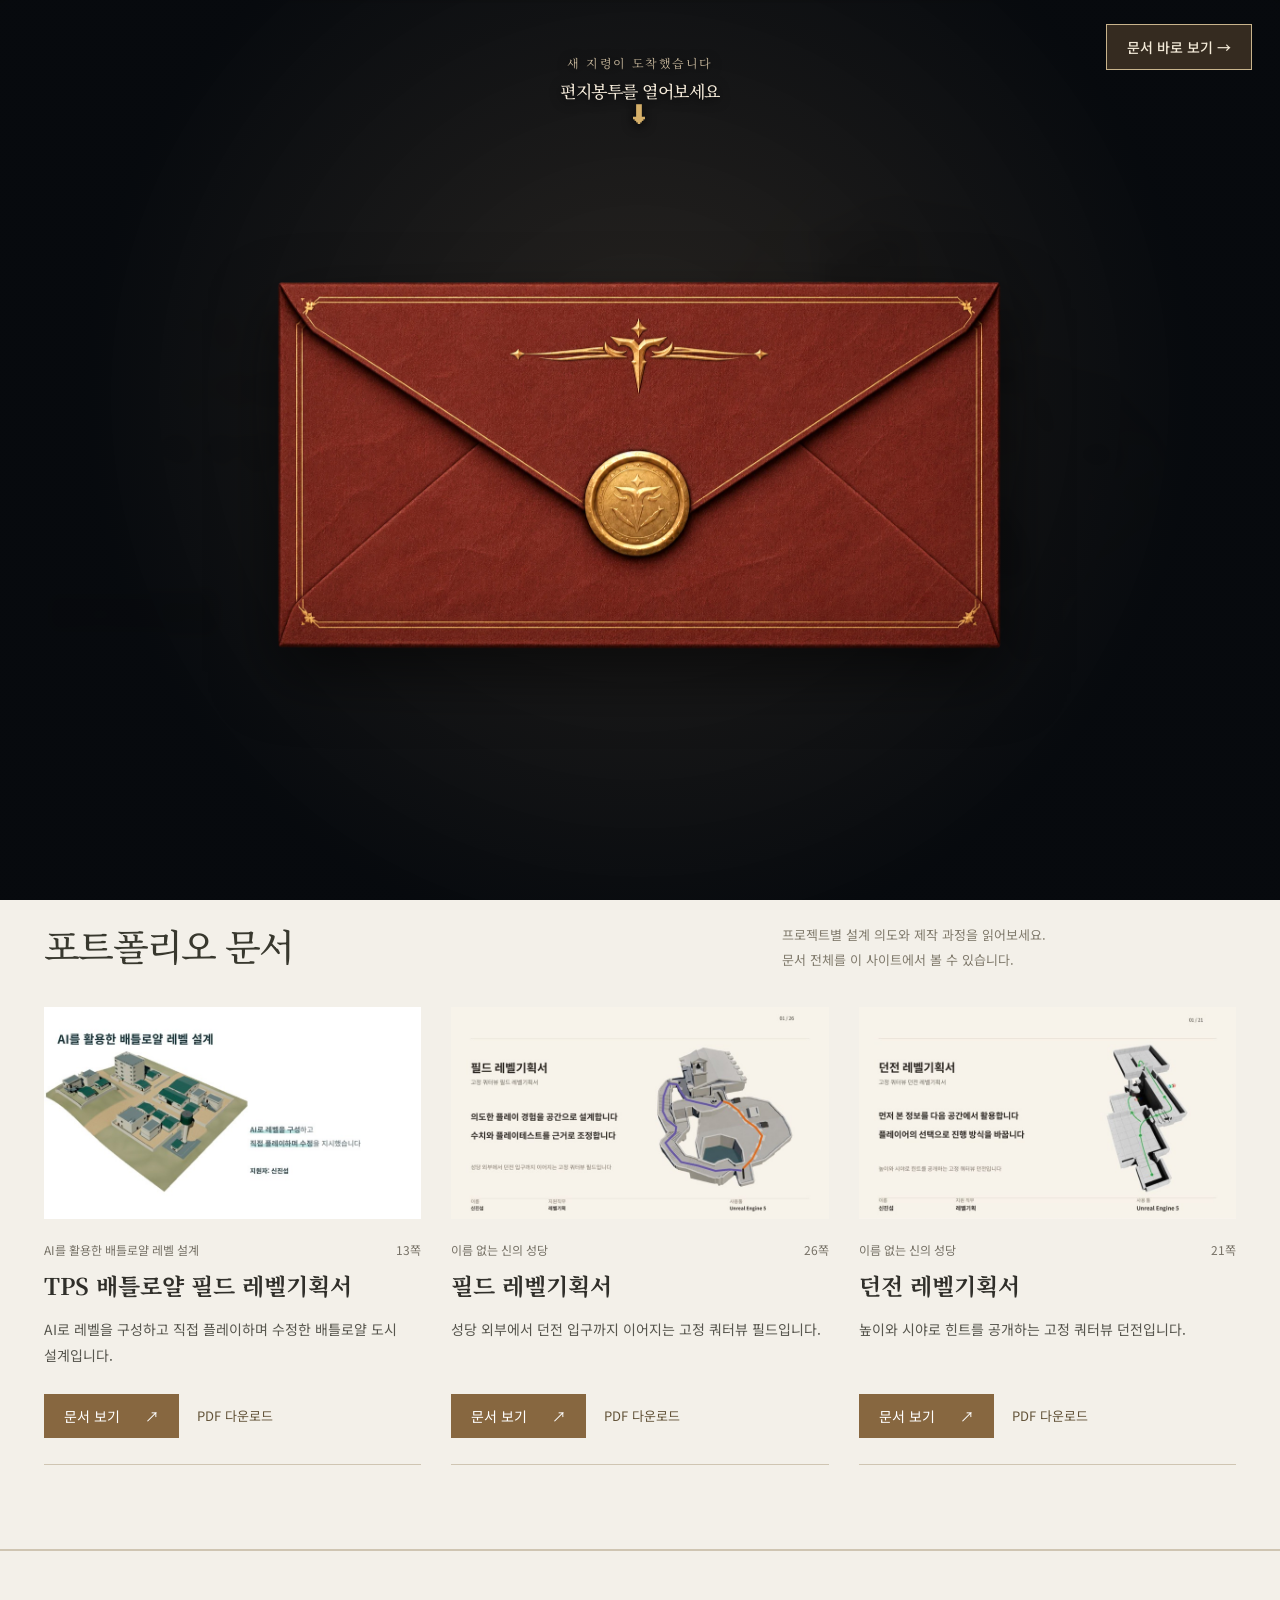
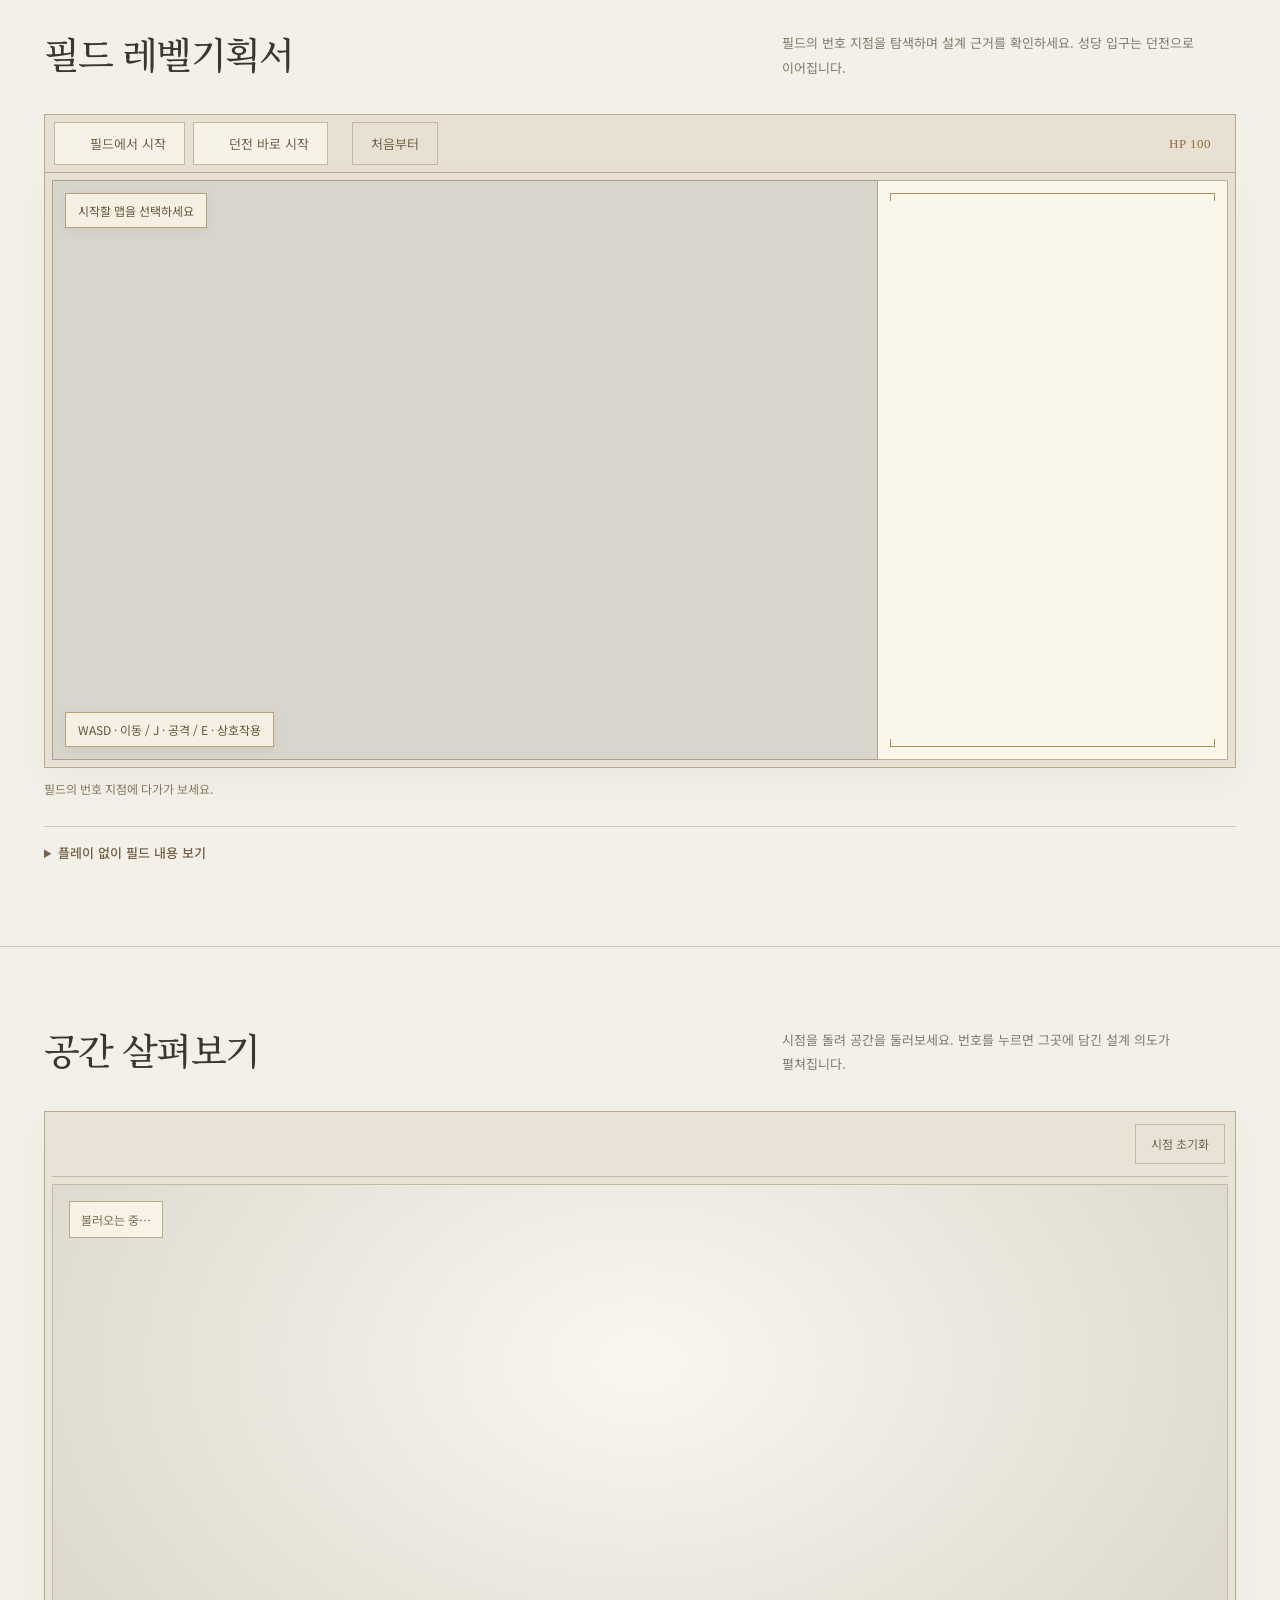
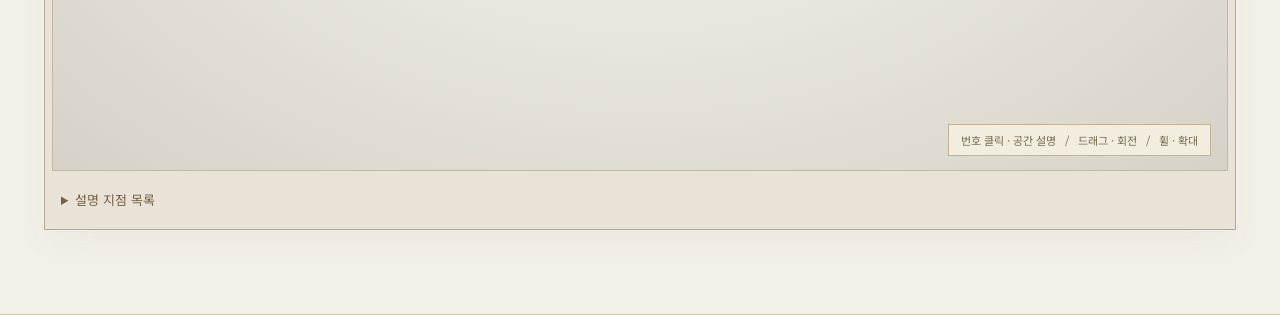
<file: index.html>
<!doctype html>
<html lang="ko">
<head>
  <meta charset="utf-8">
  <meta name="viewport" content="width=device-width,initial-scale=1">
  <meta name="description" content="신진섭 레벨기획 포트폴리오">
  <title>신진섭 | 레벨기획 포트폴리오</title>
  <link rel="icon" href="data:,">
  <link rel="preload" as="image" href="./assets/images/mission-envelope.webp" fetchpriority="high">
  <link rel="preload" as="image" href="./assets/images/mission-letter-wide.webp" fetchpriority="high">
  <link rel="preconnect" href="https://fonts.googleapis.com">
  <link rel="preconnect" href="https://fonts.gstatic.com" crossorigin>
  <link href="https://fonts.googleapis.com/css2?family=Noto+Sans+KR:wght@400;500;600;700&amp;family=Noto+Serif+KR:wght@400;500;600;700&amp;display=swap" rel="stylesheet">
  <link rel="stylesheet" href="./css/style.css?v=16">
  <link rel="stylesheet" href="./css/briefing-letter.css?v=5">
  <link rel="stylesheet" href="./css/game-theme.css?v=3">
  <link rel="stylesheet" href="./css/documents.css?v=1">
  <script type="importmap">{"imports":{"three":"./vendor/three.module.js","three/addons/":"./vendor/addons/"}}</script>
</head>
<body class="mission-lock">
  <section id="mission-briefing" class="mission-briefing is-sealed" role="dialog" aria-modal="true" aria-labelledby="mission-title">
    <div class="mission-shade"></div>
    <button id="mission-documents" class="mission-documents" type="button">문서 바로 보기 →</button>

    <div class="mission-stage">
      <div class="mission-prompt">
        <span>새 지령이 도착했습니다</span>
        <strong>편지봉투를 열어보세요</strong>
        <i aria-hidden="true">⬇</i>
      </div>

      <button id="mission-sealed" class="mission-sealed" type="button" aria-label="편지봉투 열기">
        <img src="./assets/images/mission-envelope.webp" width="1615" height="974" fetchpriority="high" alt="금색 인장으로 봉인된 갈색 편지봉투">
      </button>

      <article class="mission-open" aria-hidden="true">
        <img class="mission-envelope-back" src="./assets/images/mission-envelope.webp" width="1615" height="974" alt="">
        <img class="mission-paper" src="./assets/images/mission-letter-wide.webp" width="1362" height="1155" fetchpriority="high" alt="">
        <div class="mission-copy" tabindex="0" aria-label="후속 조사 지령서 본문">
          <p class="mission-eyebrow">후속 조사 지령서</p>
          <h1 id="mission-title">이름 없는 신의 성당</h1>
          <div class="mission-columns">
            <div>
              <section class="mission-section">
                <h2>발령 배경</h2>
                <p>이 성당은 기록에서 이름이 지워진 신을 섬기던 독립 교단의 거점이었습니다. 교단 소멸 뒤 성당은 봉쇄됐고, 순례자의 계단과 외벽은 붕괴했습니다.</p>
                <p>최근 토벌대가 내부 조사를 위해 임시 천막과 진입로를 조성했습니다. 선발대 진입 후 연락이 끊겨 외부 진지는 방치됐습니다.</p>
              </section>
              <section class="mission-section mission-facts">
                <h2>확인된 상황</h2>
                <ul>
                  <li>성당 진입은 정면 입구 한 곳만 확인됐습니다.</li>
                  <li>폐허 순례자의 계단과 토벌대의 임시 진입로가 남아 있습니다.</li>
                  <li>교단의 의식 시설이 내부에 남아 있을 가능성이 있습니다.</li>
                </ul>
              </section>
            </div>
            <div>
              <section class="mission-orders">
                <h2>임무</h2>
                <ol>
                  <li>선발대의 흔적과 마지막 이동 경로를 확인하십시오.</li>
                  <li>성당 내부 구조와 의식 시설을 조사하십시오.</li>
                  <li>발견한 장치와 기록을 보존하십시오.</li>
                  <li>생환 후 조사 결과를 보고하십시오.</li>
                </ol>
              </section>
              <p class="mission-caution">교단과 봉인에 관한 기록은 대부분 소실됐습니다.<br>기존 보고와 다를 경우 현장에서 직접 확인한 사실을 우선하십시오.</p>
            </div>
          </div>
        </div>
        <button id="mission-start" class="mission-start" type="button" aria-label="인장을 눌러 편지를 접고 포트폴리오 보기">
          <span class="mission-start-label">포트폴리오 보기</span>
        </button>
      </article>
    </div>
  </section>

  <header class="site-header">
    <a class="brand" href="#top" aria-label="처음으로">
      <span class="brand-kicker">레벨기획</span>
      <span id="brand-name" class="brand-name">신진섭</span>
    </a>

    <nav class="nav" aria-label="주 메뉴">
      <a href="#portfolio">포트폴리오 문서</a>
      <a href="#play">직접 플레이</a>
      <a href="#viewer">공간 살펴보기</a>
    </nav>
  </header>

  <main id="top">
    <section class="hero">
      <div class="hero-copy">
        <p id="hero-eyebrow" class="eyebrow">레벨기획 포트폴리오</p>
        <h1 id="hero-title">의도한 플레이 경험을<br>공간으로 설계합니다.</h1>
        <p id="hero-summary" class="hero-summary"></p>

        <div id="hero-actions" class="hero-actions"></div>
      </div>

      <figure class="hero-world">
        <img src="./assets/images/field-overview.webp" width="766" height="789" alt="직접 제작한 필드의 성당과 두 갈래 진입로 전경" fetchpriority="high">
        <figcaption><strong>필드 레벨기획서</strong></figcaption>
      </figure>
    </section>

<section id="portfolio" class="section document-section"><div class="section-head"><div><p class="eyebrow">설계와 검수 기록</p><h2>포트폴리오 문서</h2></div><p class="section-desc">프로젝트별 설계 의도와 제작 과정을 읽어보세요.<br>문서 전체를 이 사이트에서 볼 수 있습니다.</p></div><div class="document-grid"><article class="document-card">
 <a class="document-cover" href="./lyra.html" aria-label="TPS 배틀로얄 필드 레벨기획서 문서 보기"><img src="./assets/documents/lyra/cover.jpg" alt="TPS 배틀로얄 필드 레벨기획서 표지" loading="lazy" width="800" height="450"></a>
 <p class="document-project">AI를 활용한 배틀로얄 레벨 설계 <span>13쪽</span></p><h3>TPS 배틀로얄 필드 레벨기획서</h3><p class="document-description">AI로 레벨을 구성하고 직접 플레이하며 수정한 배틀로얄 도시 설계입니다.</p>
 <div class="document-actions"><a class="document-button" href="./lyra.html">문서 보기 <span aria-hidden="true">↗</span></a><a class="document-download" href="./assets/documents/lyra/lyra.pdf" download="신진섭_TPS_배틀로얄_필드_레벨기획서.pdf">PDF 다운로드</a></div></article><article class="document-card">
 <a class="document-cover" href="./field.html" aria-label="필드 레벨기획서 문서 보기"><img src="./assets/documents/field/cover.jpg" alt="필드 레벨기획서 표지" loading="lazy" width="800" height="450"></a>
 <p class="document-project">이름 없는 신의 성당 <span>26쪽</span></p><h3>필드 레벨기획서</h3><p class="document-description">성당 외부에서 던전 입구까지 이어지는 고정 쿼터뷰 필드입니다.</p>
 <div class="document-actions"><a class="document-button" href="./field.html">문서 보기 <span aria-hidden="true">↗</span></a><a class="document-download" href="./assets/documents/field/field.pdf" download="신진섭_field_포트폴리오.pdf">PDF 다운로드</a></div></article><article class="document-card">
 <a class="document-cover" href="./dungeon.html" aria-label="던전 레벨기획서 문서 보기"><img src="./assets/documents/dungeon/cover.jpg" alt="던전 레벨기획서 표지" loading="lazy" width="800" height="450"></a>
 <p class="document-project">이름 없는 신의 성당 <span>21쪽</span></p><h3>던전 레벨기획서</h3><p class="document-description">높이와 시야로 힌트를 공개하는 고정 쿼터뷰 던전입니다.</p>
 <div class="document-actions"><a class="document-button" href="./dungeon.html">문서 보기 <span aria-hidden="true">↗</span></a><a class="document-download" href="./assets/documents/dungeon/dungeon.pdf" download="신진섭_dungeon_포트폴리오.pdf">PDF 다운로드</a></div></article></div></section>
    <section id="play" class="section play-section">
      <div class="section-head"><div><h2>필드 레벨기획서</h2></div><p class="section-desc">필드의 번호 지점을 탐색하며 설계 근거를 확인하세요. 성당 입구는 던전으로 이어집니다.</p></div>
      <div class="play-toolbar"><button type="button" id="play-field" aria-pressed="false">필드에서 시작</button><button type="button" id="play-dungeon" aria-pressed="false">던전 바로 시작</button><button type="button" id="play-reset">처음부터</button><span id="play-hp">HP 100</span></div>
      <div class="play-layout"><div class="play-stage"><canvas id="play-canvas" tabindex="0" aria-label="플레이 가능한 필드와 던전"></canvas><div id="play-status" class="play-status">시작할 맵을 선택하세요</div><div id="play-prompt" class="play-prompt">WASD · 이동 / J · 공격 / E · 상호작용</div></div><aside class="play-aside" aria-label="가까이 다가간 지역 설명"><div id="play-information" aria-live="polite"></div></aside></div>
      <p id="play-log" role="status">필드의 번호 지점에 다가가 보세요.</p>
      <div class="play-touch" aria-label="터치 조작"><div class="play-dpad"><button type="button" data-key="w" aria-label="앞으로">▲</button><span><button type="button" data-key="a" aria-label="왼쪽">◀</button><button type="button" data-key="s" aria-label="뒤로">▼</button><button type="button" data-key="d" aria-label="오른쪽">▶</button></span></div><div><button type="button" data-key="j">공격</button><button type="button" data-key="e">상호작용</button></div></div>
      <details class="field-notes"><summary>플레이 없이 필드 내용 보기</summary><div id="field-note-links"></div></details>
      <dialog id="field-note-dialog" class="region-dialog" aria-labelledby="field-note-title"><button type="button" id="field-note-close" aria-label="설명 닫기">×</button><h3 id="field-note-title"></h3><div id="field-note-content"></div></dialog>
    </section>

    <section id="viewer" class="section viewer-section">
      <div class="section-head">
        <div>
          <h2>공간 살펴보기</h2>
        </div>
        <p class="section-desc">
          시점을 돌려 공간을 둘러보세요. 번호를 누르면 그곳에 담긴 설계 의도가 펼쳐집니다.
        </p>
      </div>

      <div class="viewer-shell">
        <div class="viewer-toolbar">
          <div id="model-switcher" class="control-row" aria-label="모델 선택"></div>

          <div class="control-row">
            <button type="button" data-view="reset">시점 초기화</button>
          </div>
        </div>

        <div id="viewer-stage" class="viewer-stage">
          <canvas id="viewer-canvas" aria-label="회전 가능한 3차원 레벨 뷰어. 번호를 누르면 공간 설명이 열립니다"></canvas>
          <div id="viewer-status" class="viewer-status" role="status" aria-live="polite">불러오는 중…</div>
          <div class="viewer-help">
            번호 클릭 · 공간 설명 &nbsp; / &nbsp; 드래그 · 회전 &nbsp; / &nbsp; 휠 · 확대
          </div>
        </div>
        <details class="viewer-notes"><summary>설명 지점 목록</summary><div id="viewer-note-links"></div></details>

      </div>
      <dialog id="viewer-note-dialog" class="viewer-note-dialog" aria-labelledby="viewer-note-title">
        <button type="button" id="viewer-note-close" aria-label="공간 설명 닫기">×</button>
        <p id="viewer-note-source">레벨기획 포트폴리오</p>
        <h3 id="viewer-note-title"></h3>
        <div id="viewer-note-content"></div>
      </dialog>
    </section>

  </main>

  <script src="./js/mission-briefing.js?v=9"></script>
  <script type="module" src="./js/app.js?v=21"></script>
</body>
</html>
</file>
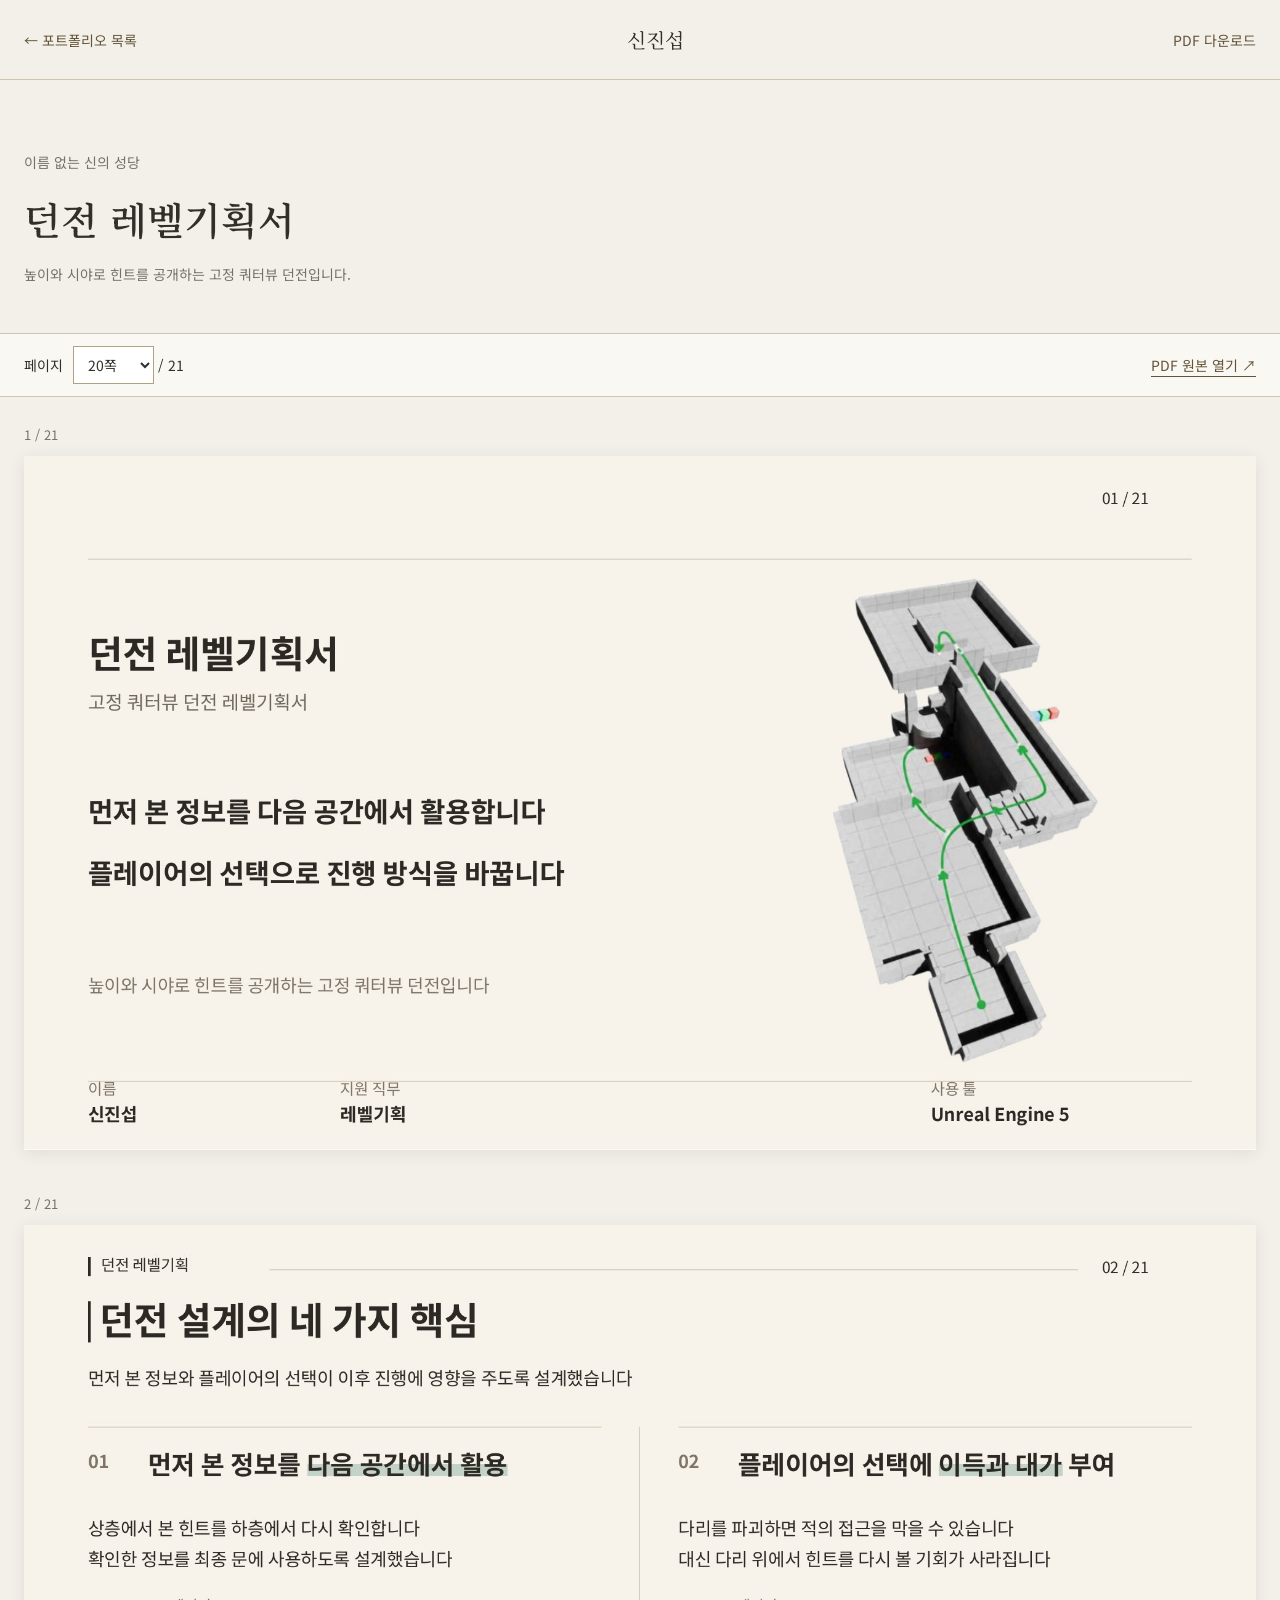
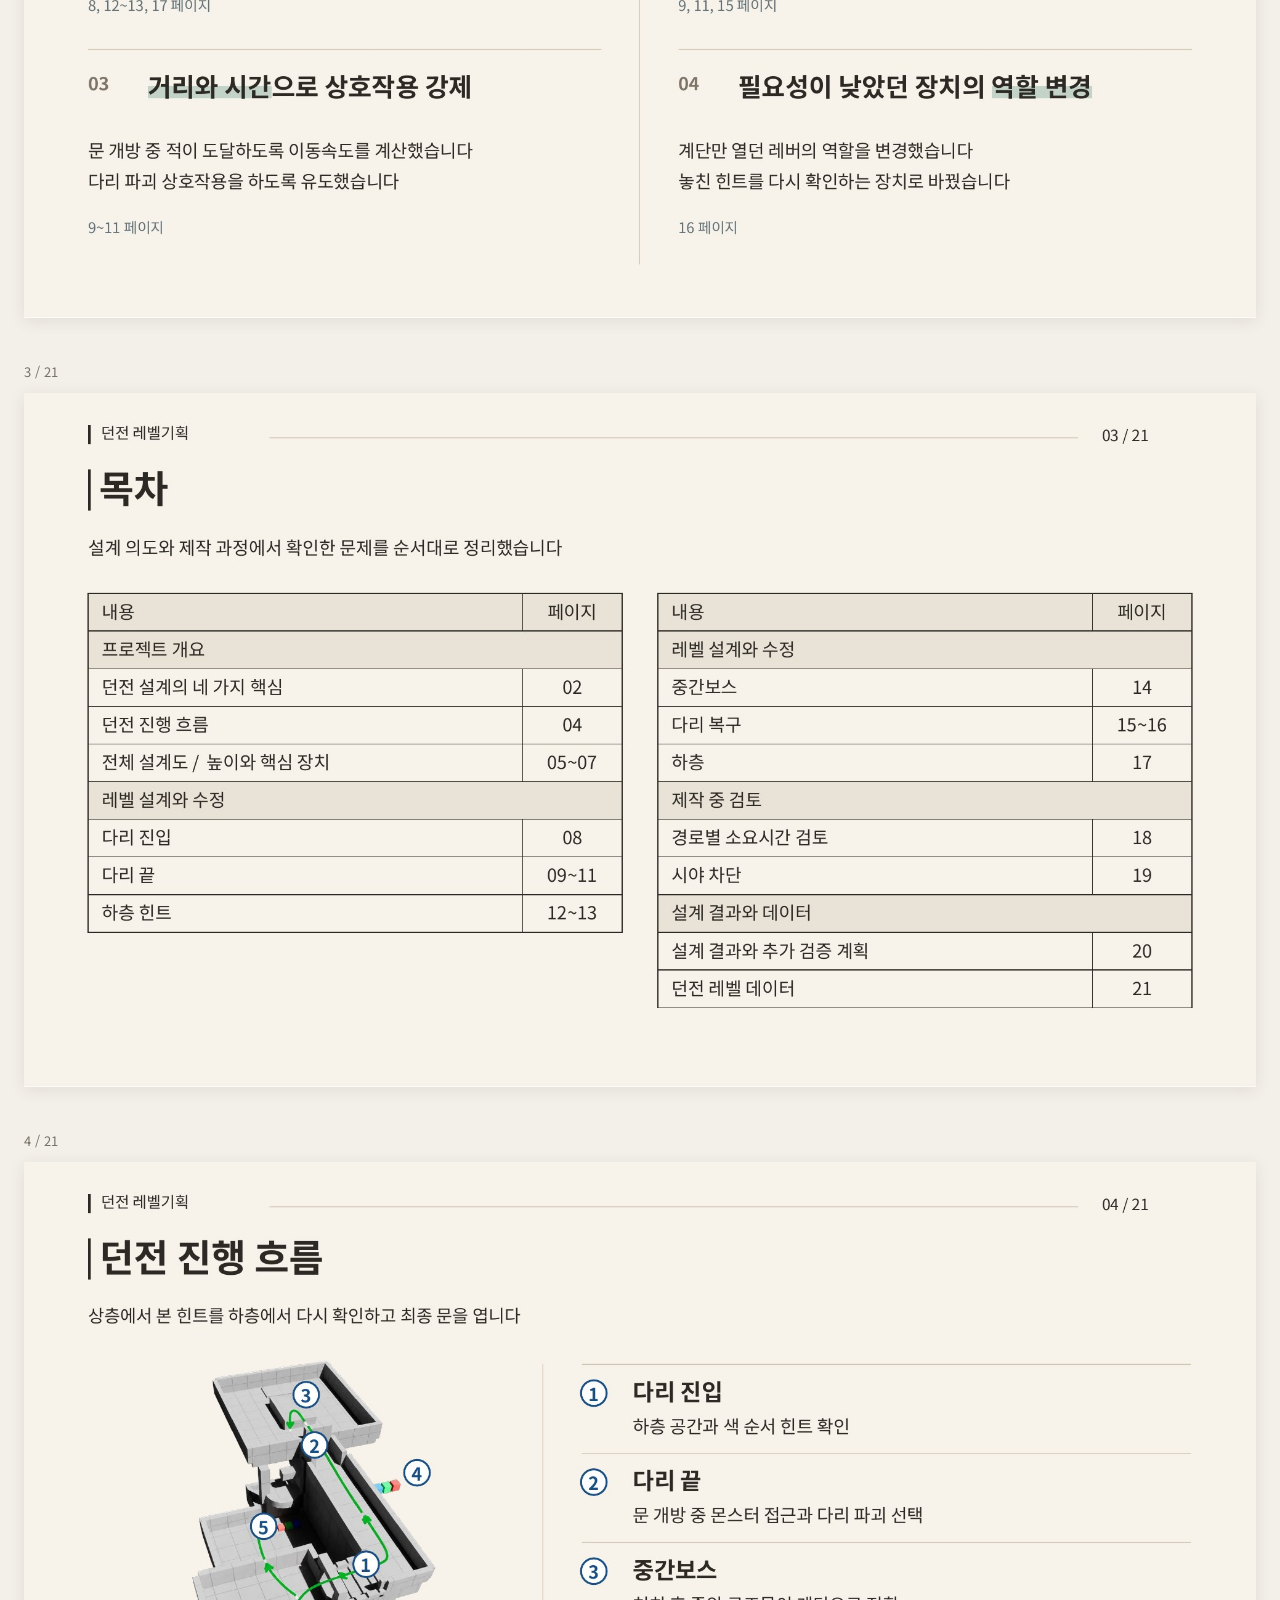
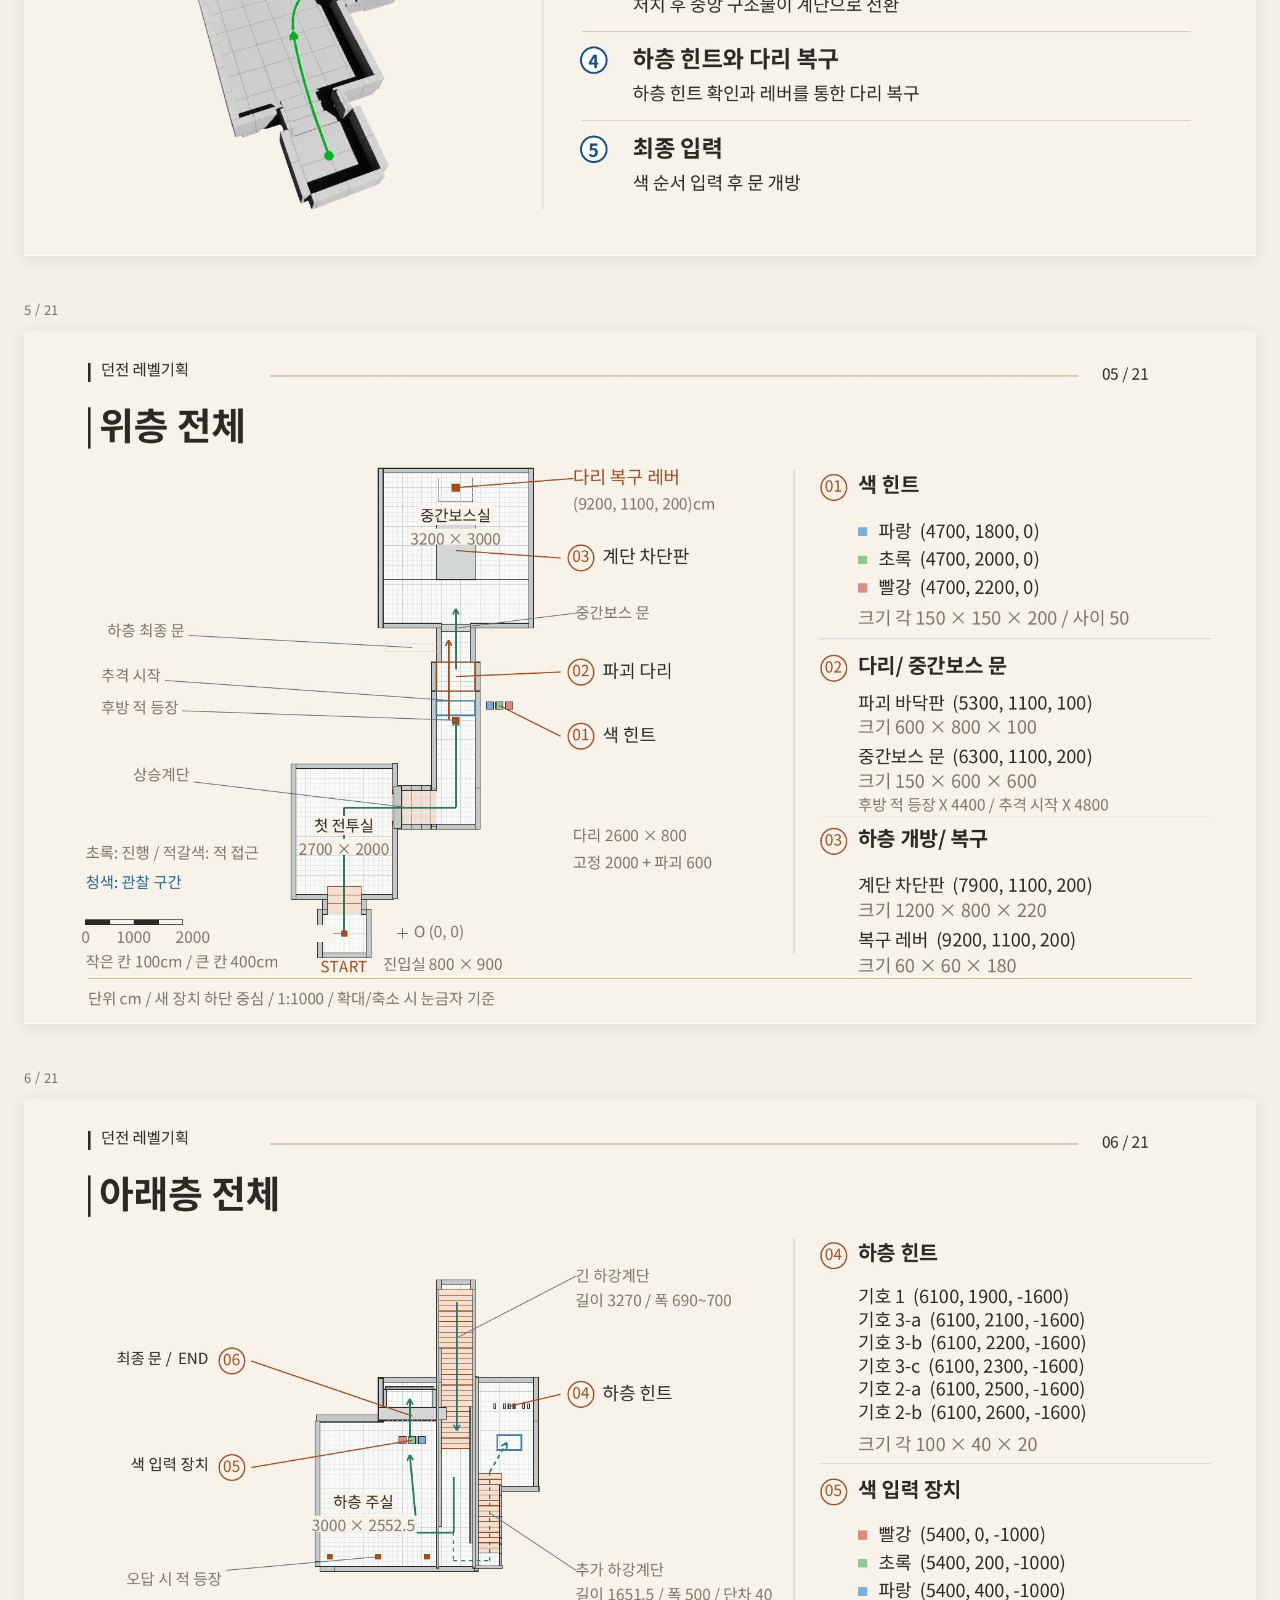
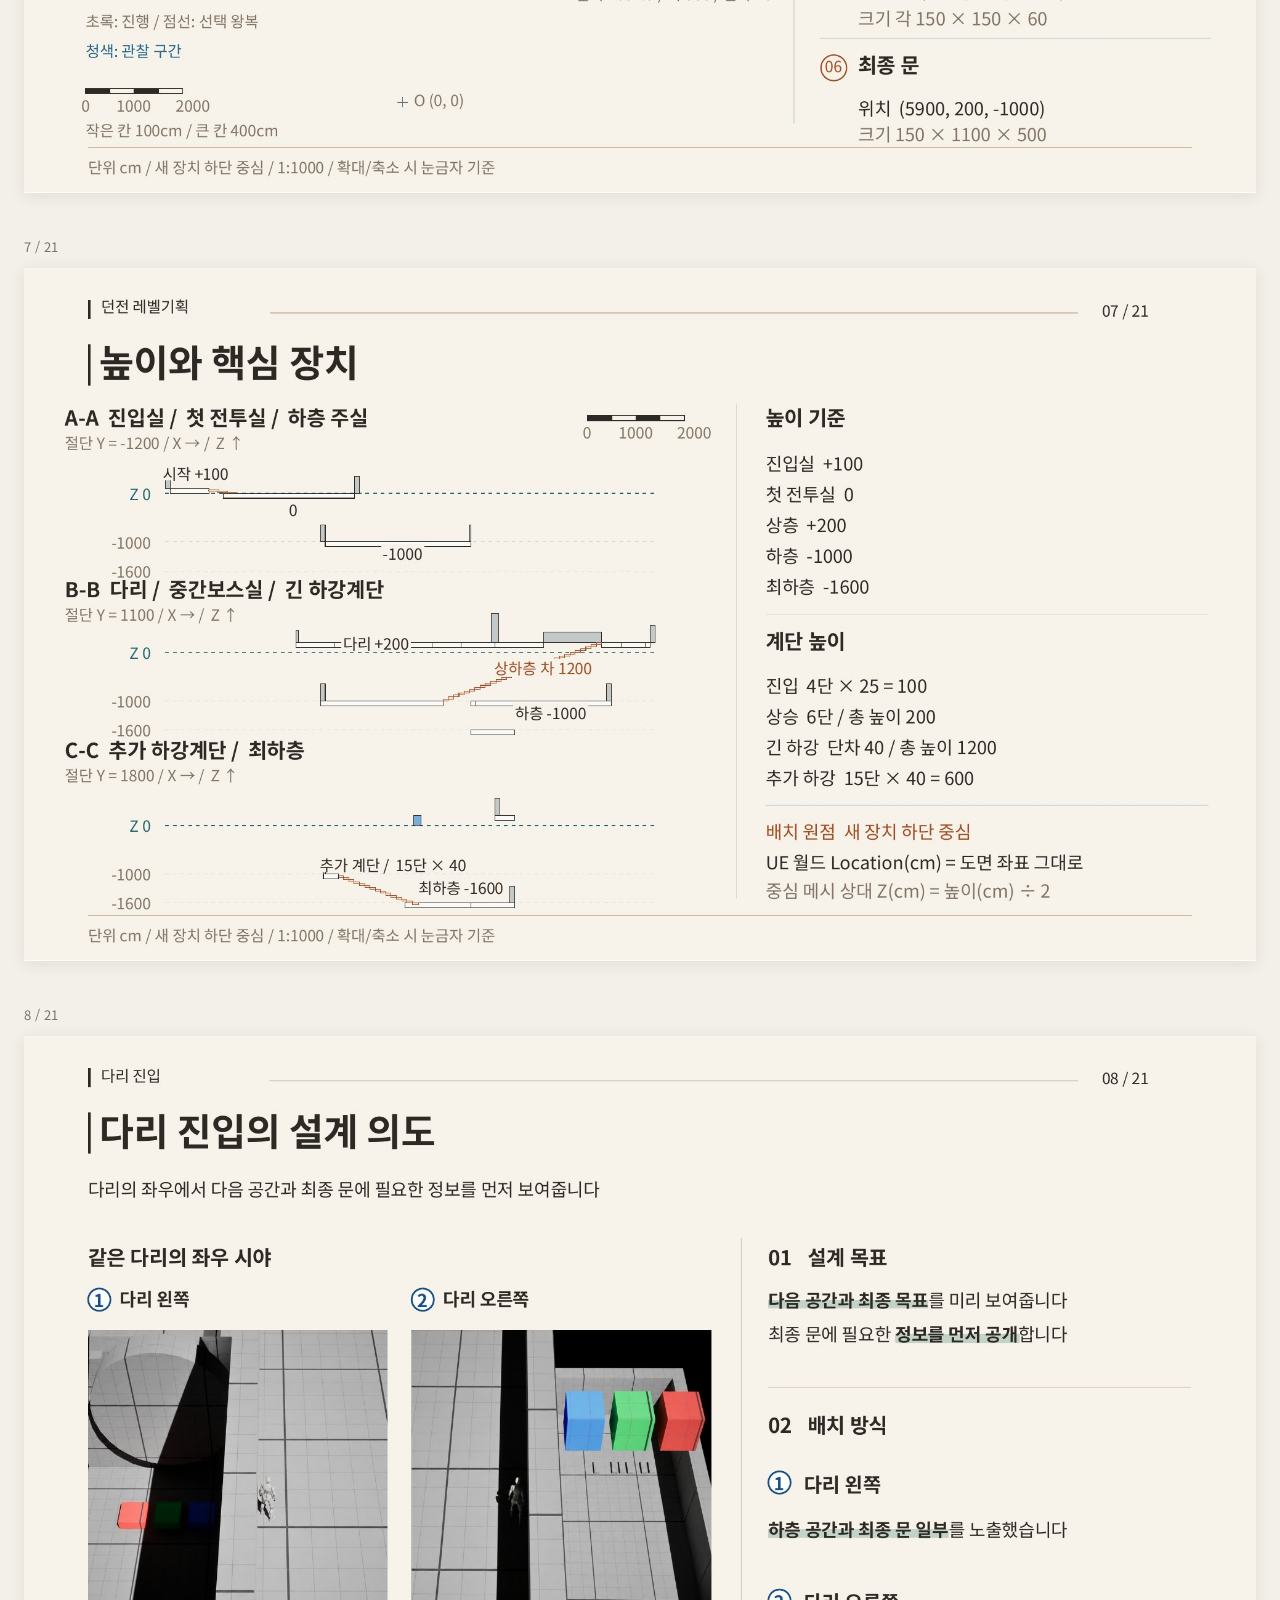
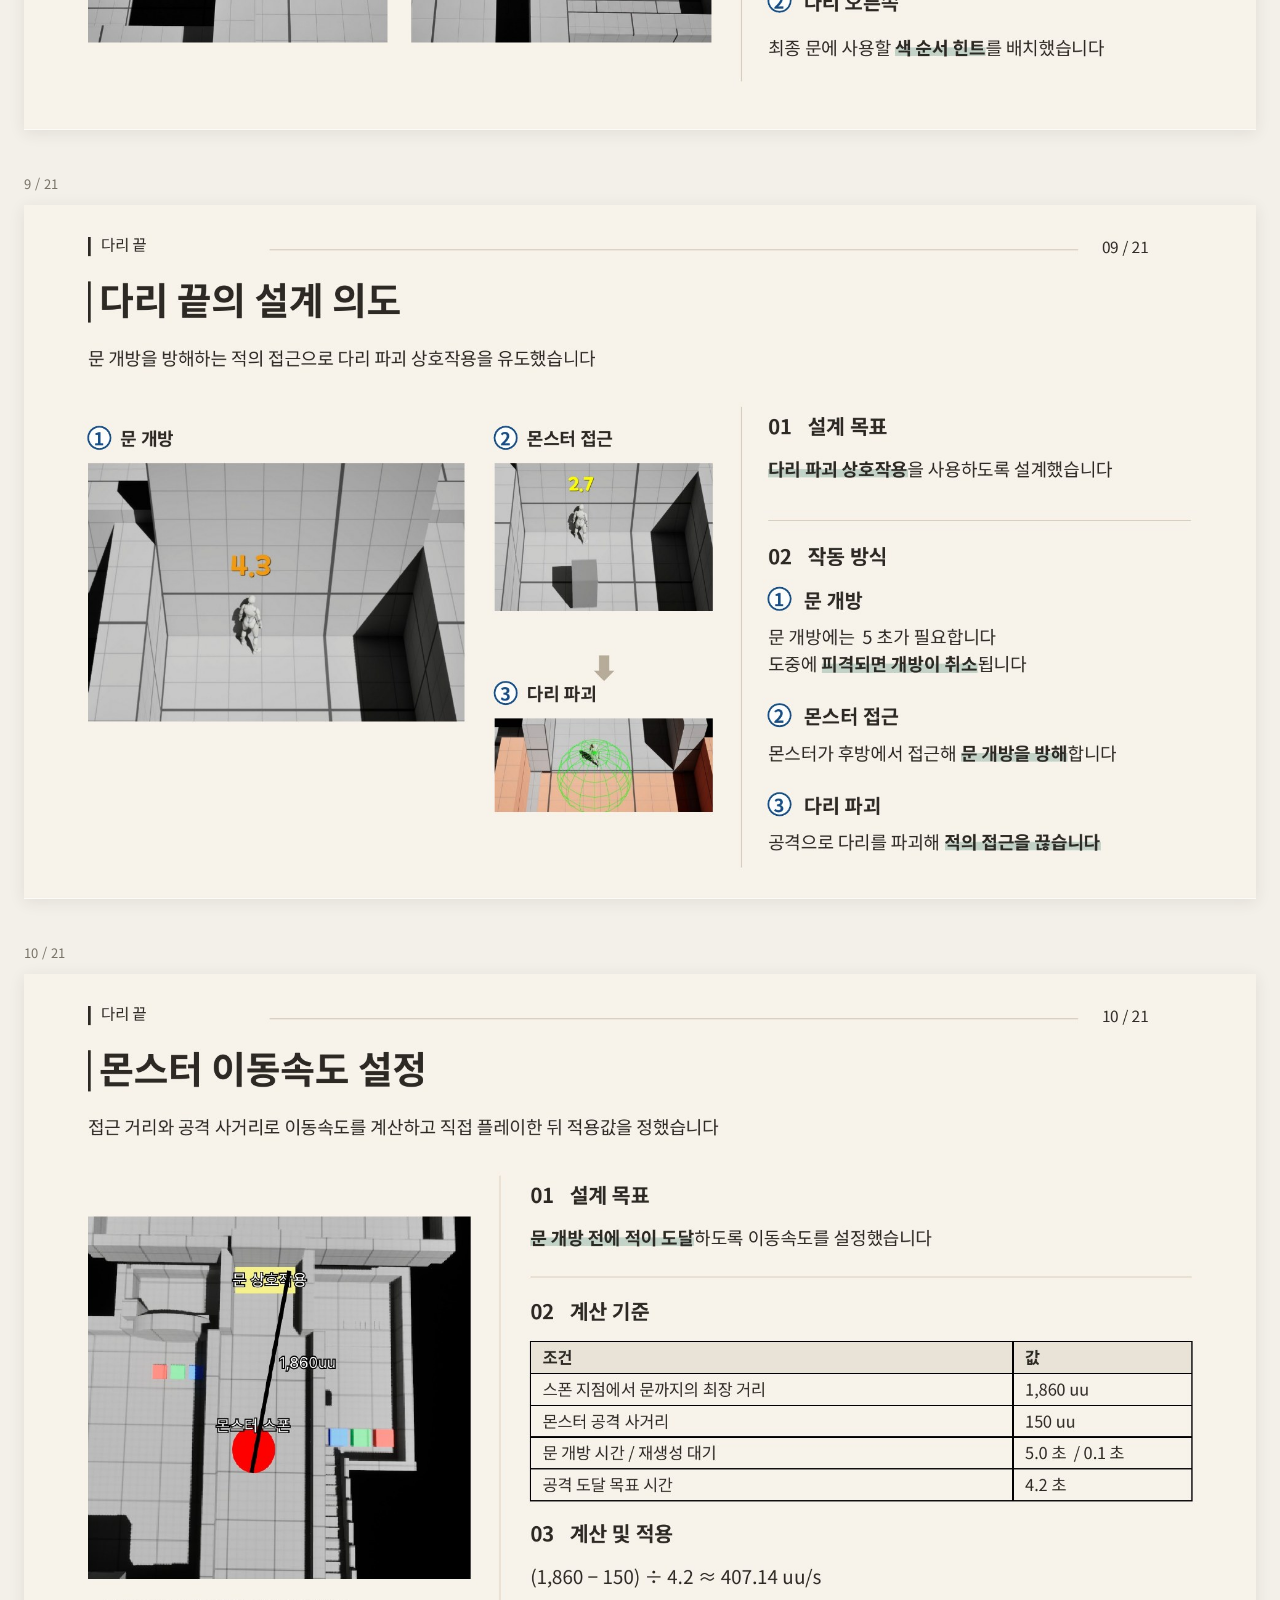
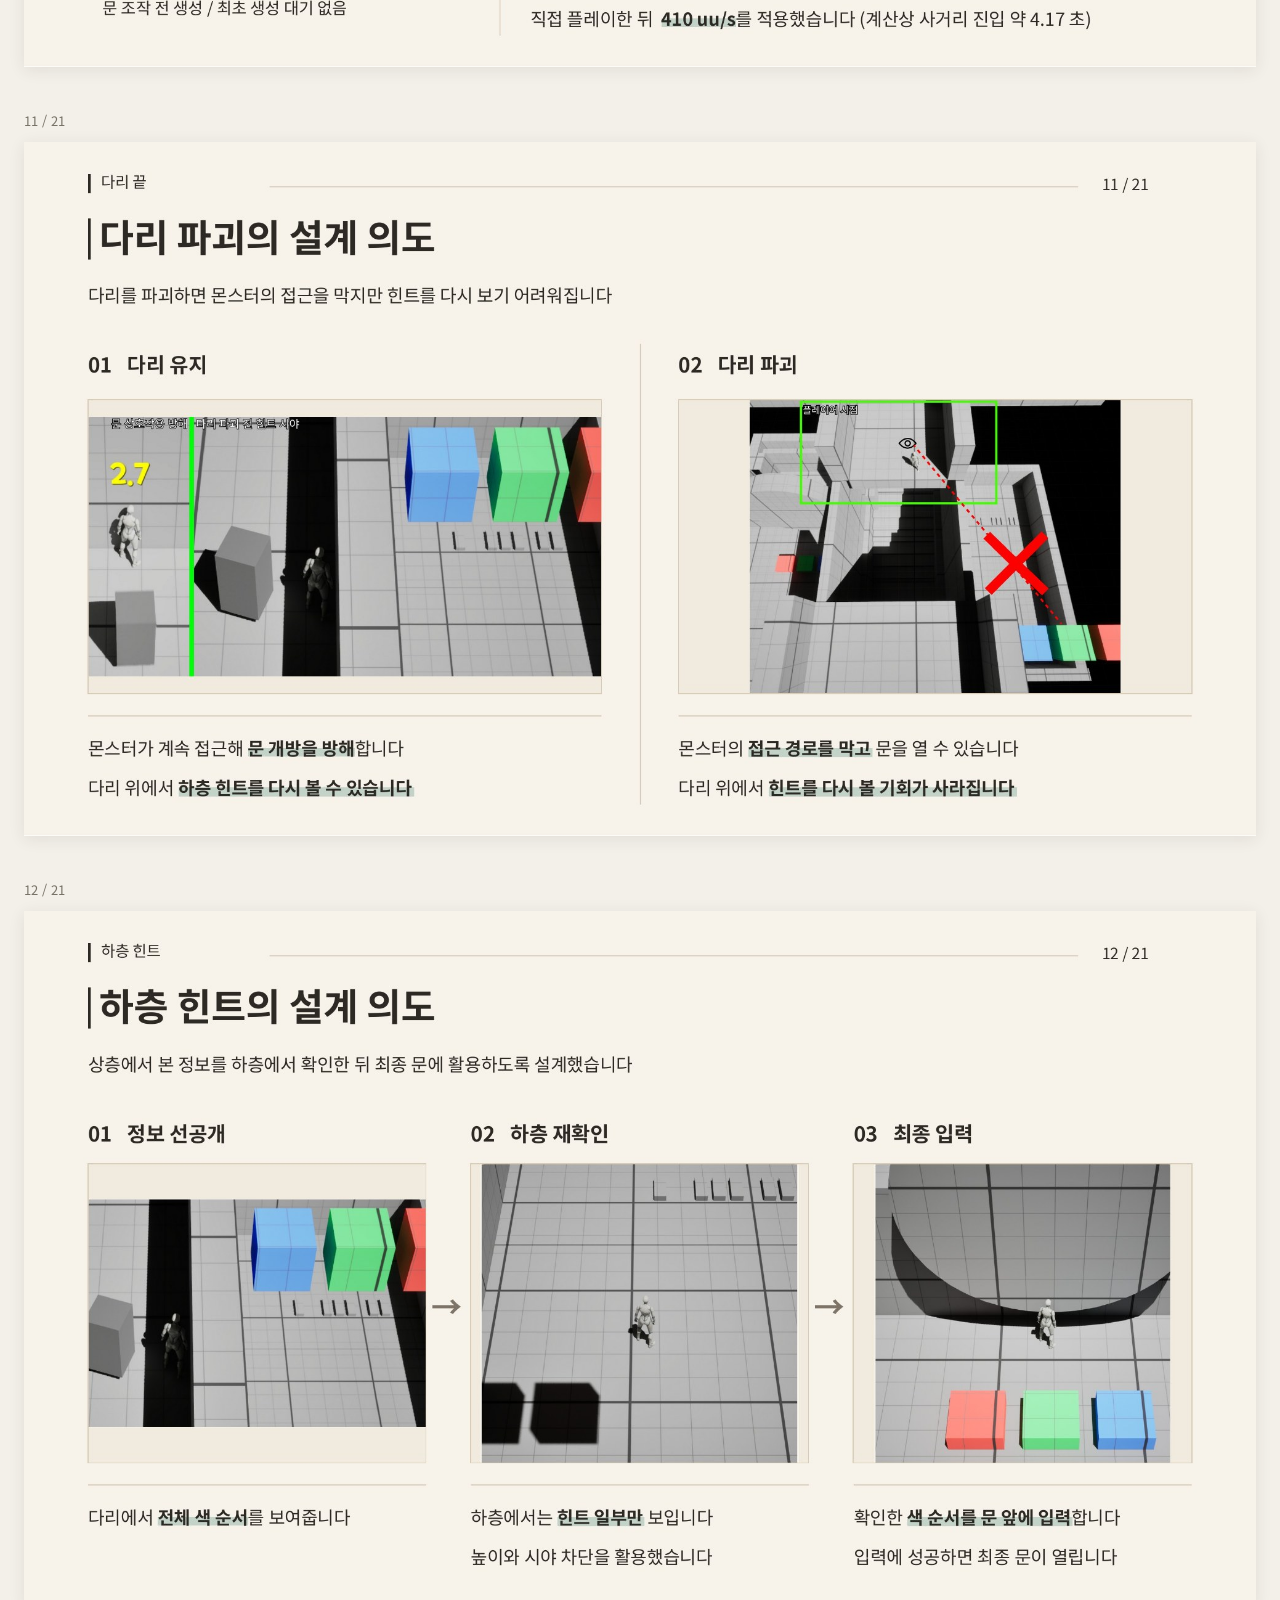
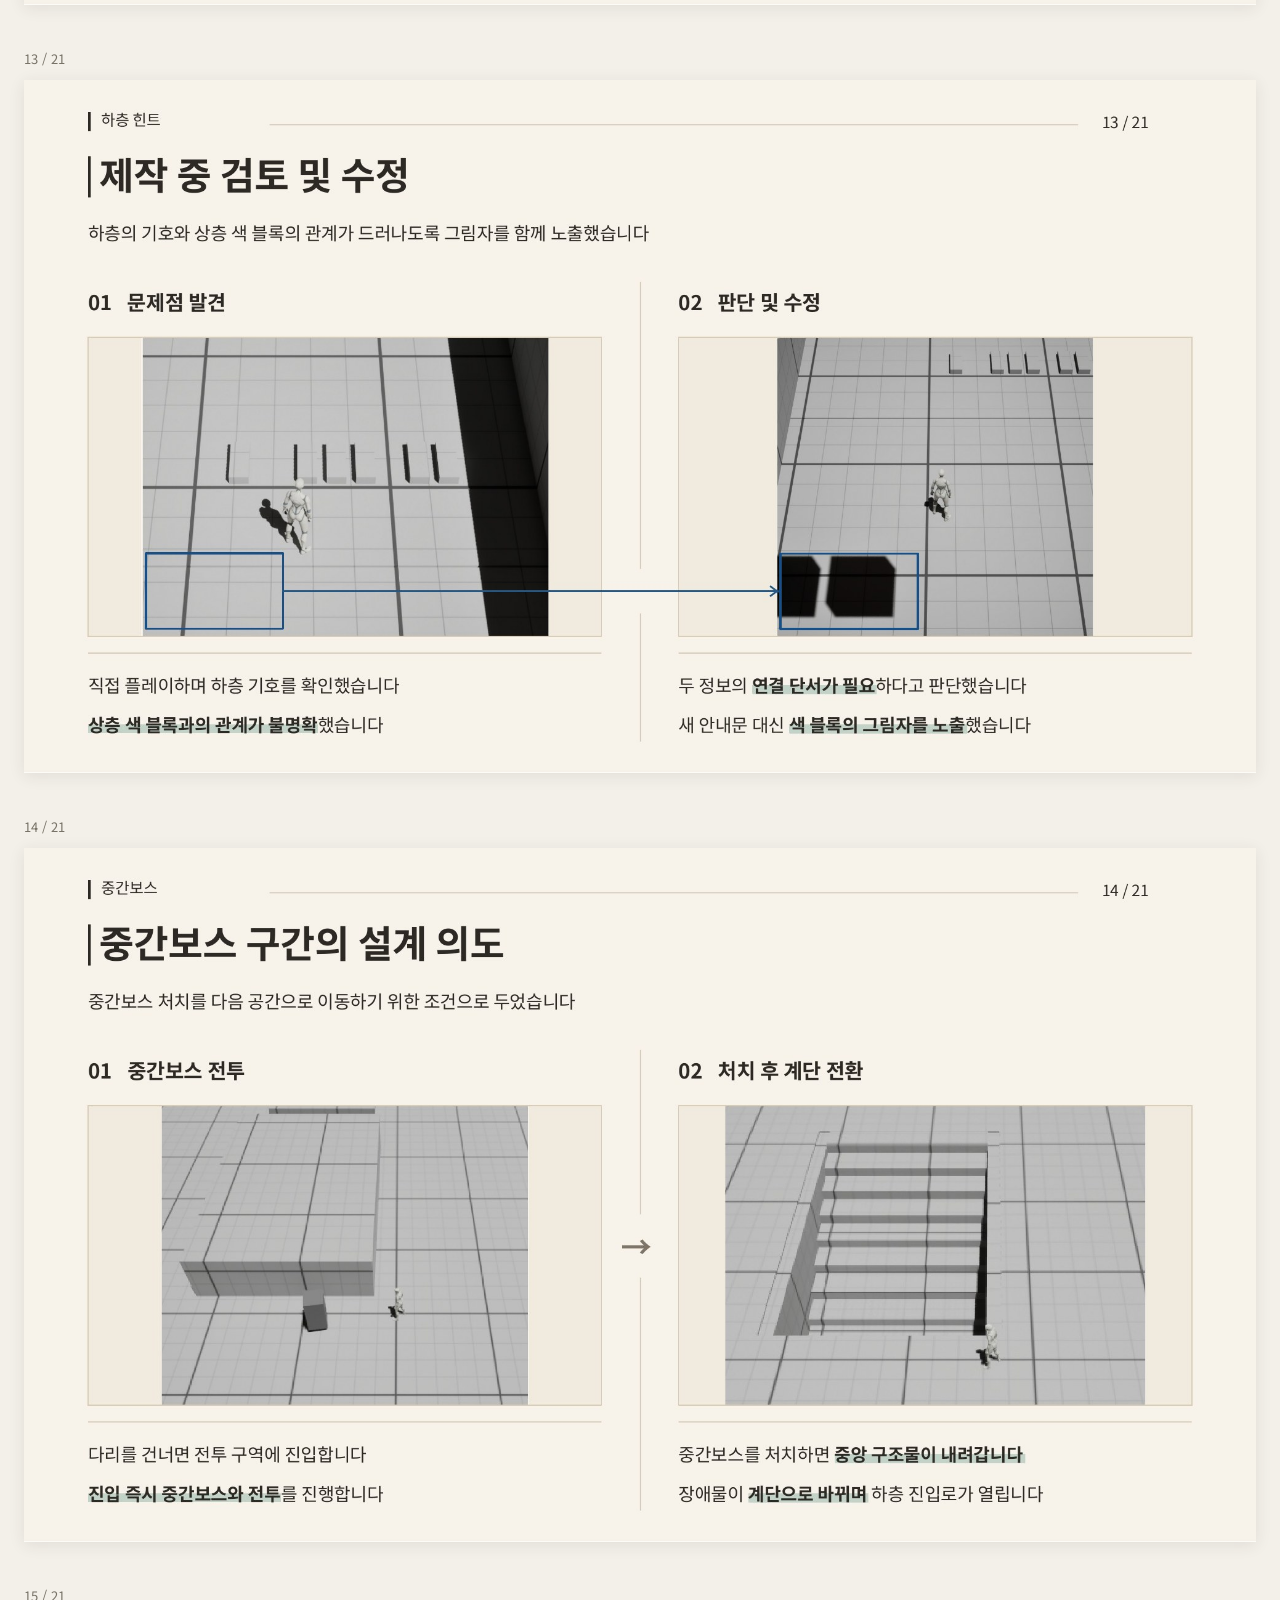
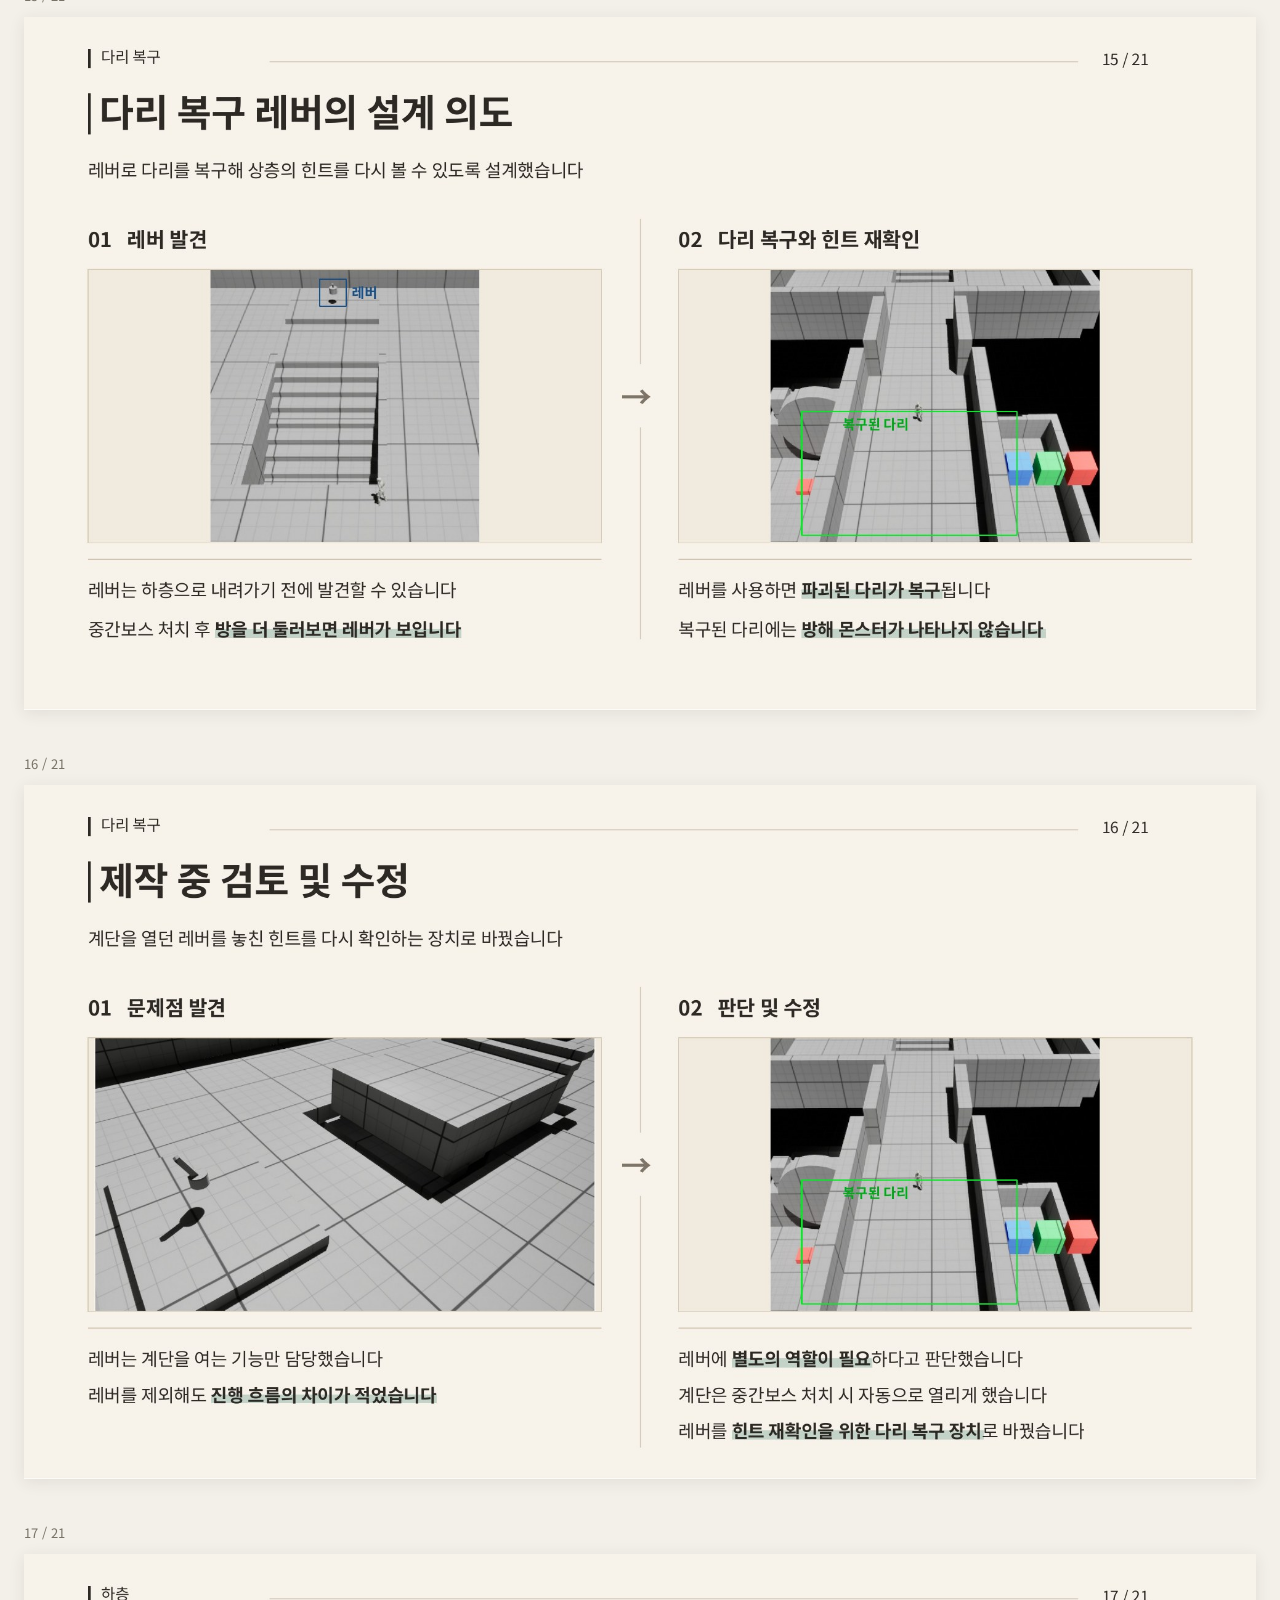
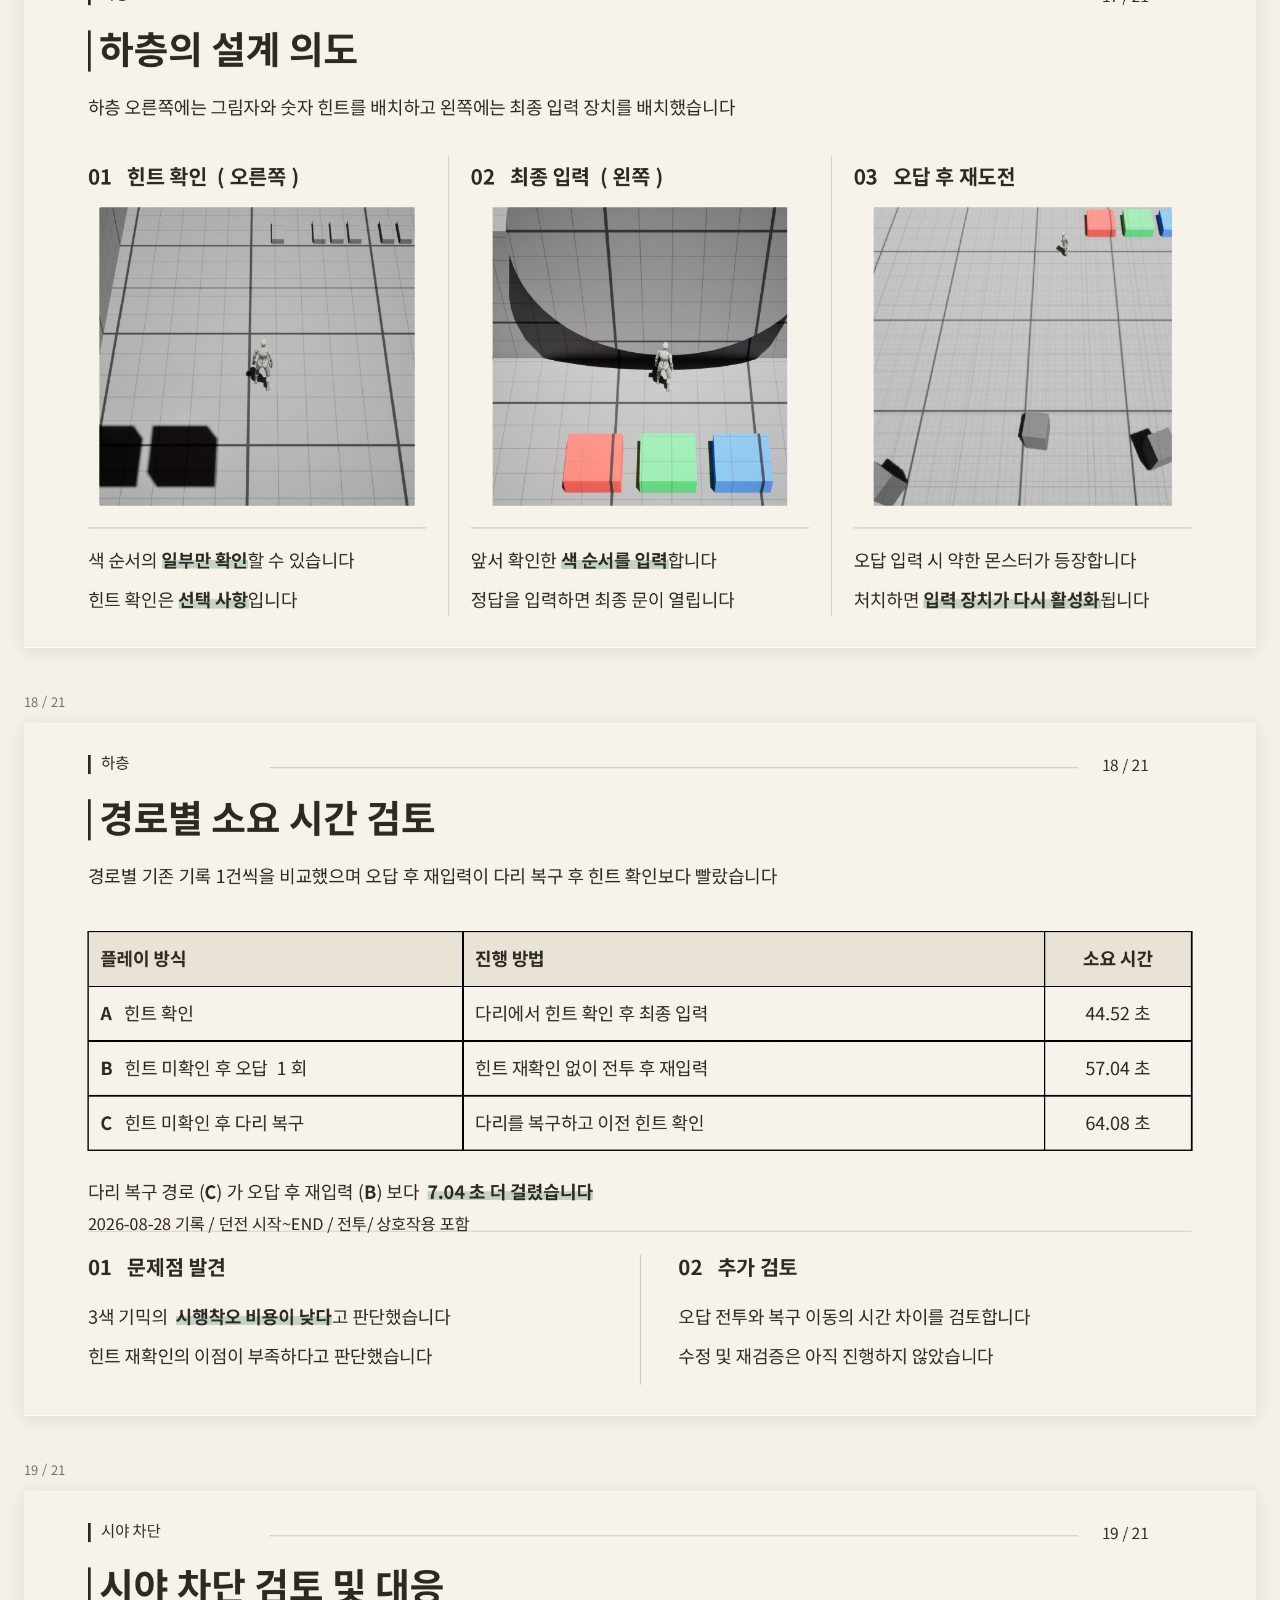
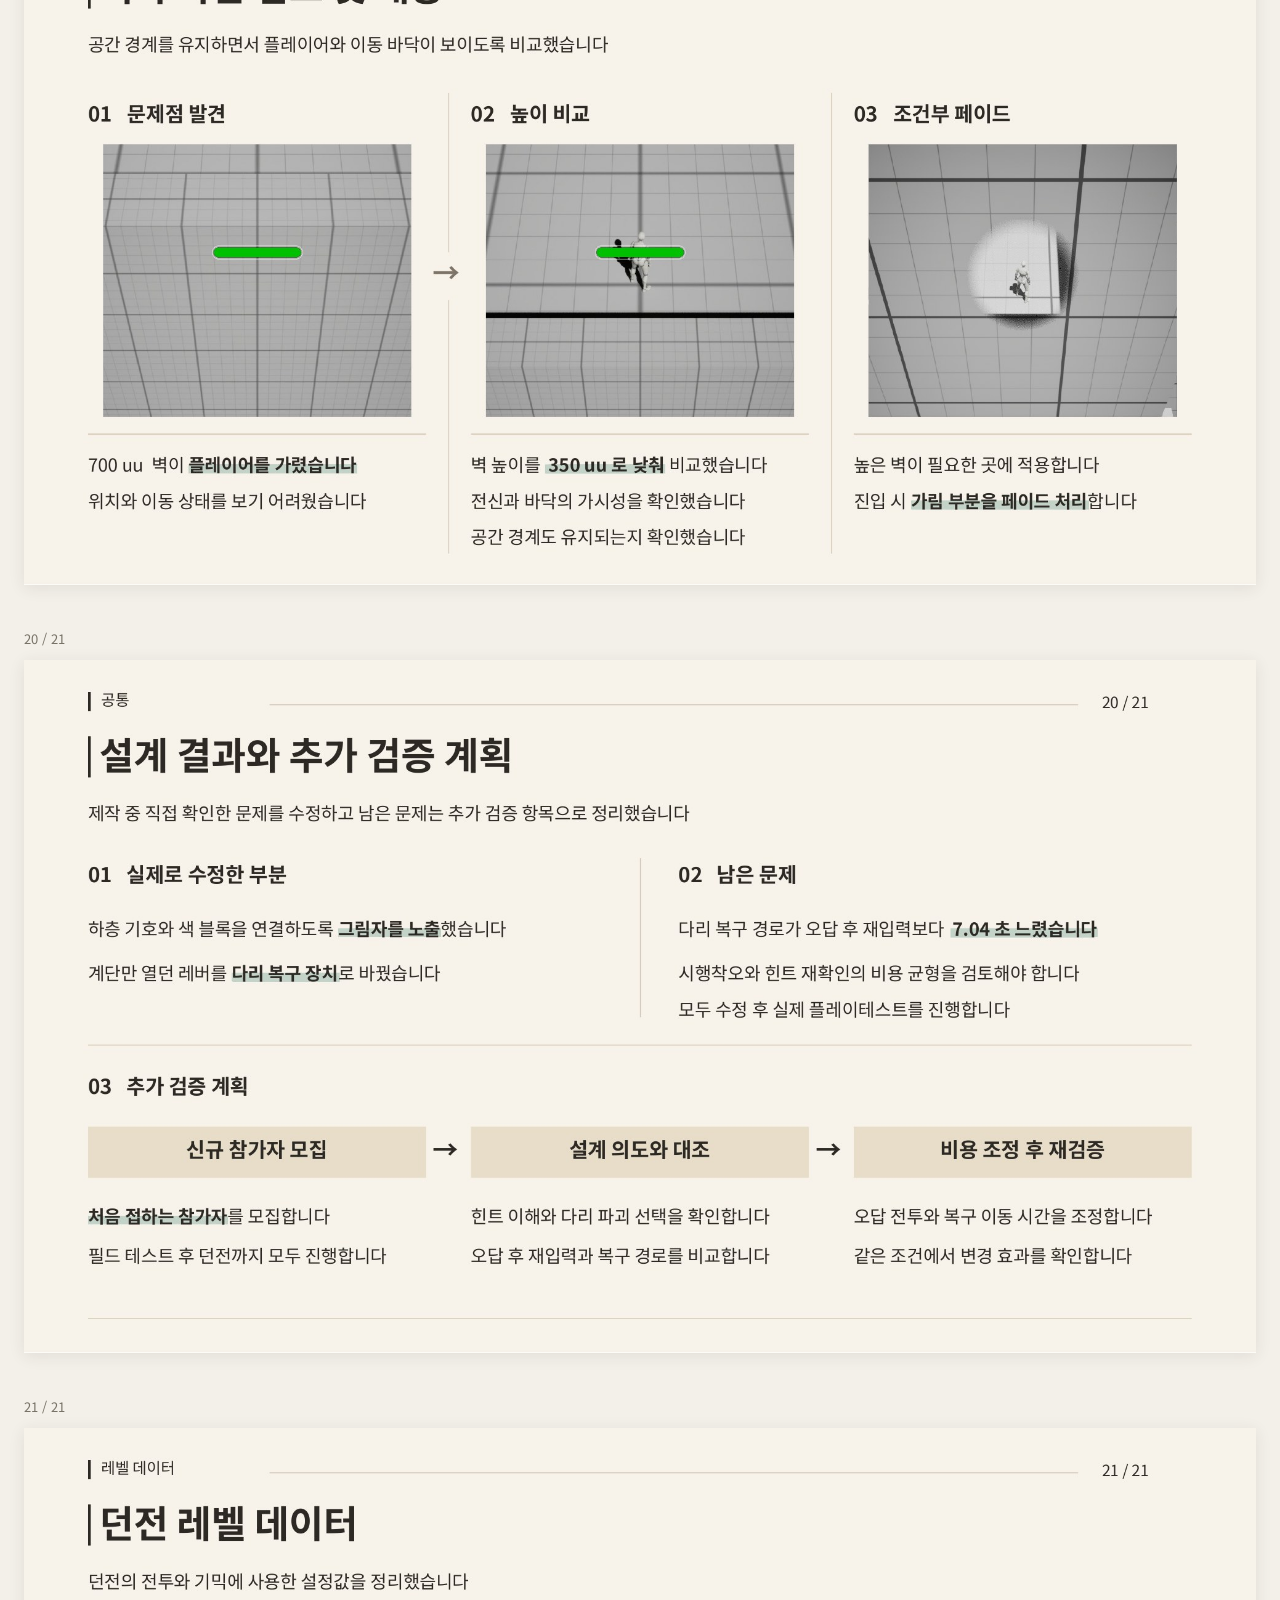
<file: dungeon.html>
<!doctype html>
<html lang="ko"><head><meta charset="utf-8"><meta name="viewport" content="width=device-width,initial-scale=1">
<title>던전 레벨기획서 | 신진섭</title><meta name="description" content="높이와 시야로 힌트를 공개하는 고정 쿼터뷰 던전입니다."><link rel="icon" href="data:,">
<link href="https://fonts.googleapis.com/css2?family=Noto+Sans+KR:wght@400;500;600;700&family=Noto+Serif+KR:wght@400;500;600;700&display=swap" rel="stylesheet">
<link rel="stylesheet" href="./css/documents.css?v=1"></head><body class="document-reader">
 <header class="reader-header"><a href="./index.html#portfolio" class="reader-back">← 포트폴리오 목록</a><span>신진섭</span><a href="./assets/documents/dungeon/dungeon.pdf" download="신진섭_dungeon_포트폴리오.pdf">PDF 다운로드</a></header>
 <main><section class="reader-intro"><p>이름 없는 신의 성당</p><h1>던전 레벨기획서</h1><p>높이와 시야로 힌트를 공개하는 고정 쿼터뷰 던전입니다.</p></section>
 <nav class="reader-controls" aria-label="문서 탐색"><div><label for="page-select">페이지</label> <select id="page-select"><option value="page-1">1쪽</option><option value="page-2">2쪽</option><option value="page-3">3쪽</option><option value="page-4">4쪽</option><option value="page-5">5쪽</option><option value="page-6">6쪽</option><option value="page-7">7쪽</option><option value="page-8">8쪽</option><option value="page-9">9쪽</option><option value="page-10">10쪽</option><option value="page-11">11쪽</option><option value="page-12">12쪽</option><option value="page-13">13쪽</option><option value="page-14">14쪽</option><option value="page-15">15쪽</option><option value="page-16">16쪽</option><option value="page-17">17쪽</option><option value="page-18">18쪽</option><option value="page-19">19쪽</option><option value="page-20">20쪽</option><option value="page-21">21쪽</option></select><span> / 21</span></div><a href="./assets/documents/dungeon/dungeon.pdf" target="_blank" rel="noopener">PDF 원본 열기 ↗</a></nav>
 <div class="document-pages"><figure id="page-1" class="document-page"><figcaption>1 / 21</figcaption><img src="./assets/documents/dungeon/page-01.jpg" alt="던전 레벨기획서 1쪽" width="2000" height="1126" loading="eager" decoding="async"></figure><figure id="page-2" class="document-page"><figcaption>2 / 21</figcaption><img src="./assets/documents/dungeon/page-02.jpg" alt="던전 레벨기획서 2쪽" width="2000" height="1126" loading="lazy" decoding="async"></figure><figure id="page-3" class="document-page"><figcaption>3 / 21</figcaption><img src="./assets/documents/dungeon/page-03.jpg" alt="던전 레벨기획서 3쪽" width="2000" height="1126" loading="lazy" decoding="async"></figure><figure id="page-4" class="document-page"><figcaption>4 / 21</figcaption><img src="./assets/documents/dungeon/page-04.jpg" alt="던전 레벨기획서 4쪽" width="2000" height="1126" loading="lazy" decoding="async"></figure><figure id="page-5" class="document-page"><figcaption>5 / 21</figcaption><img src="./assets/documents/dungeon/page-05.jpg" alt="던전 레벨기획서 5쪽" width="2000" height="1126" loading="lazy" decoding="async"></figure><figure id="page-6" class="document-page"><figcaption>6 / 21</figcaption><img src="./assets/documents/dungeon/page-06.jpg" alt="던전 레벨기획서 6쪽" width="2000" height="1126" loading="lazy" decoding="async"></figure><figure id="page-7" class="document-page"><figcaption>7 / 21</figcaption><img src="./assets/documents/dungeon/page-07.jpg" alt="던전 레벨기획서 7쪽" width="2000" height="1126" loading="lazy" decoding="async"></figure><figure id="page-8" class="document-page"><figcaption>8 / 21</figcaption><img src="./assets/documents/dungeon/page-08.jpg" alt="던전 레벨기획서 8쪽" width="2000" height="1126" loading="lazy" decoding="async"></figure><figure id="page-9" class="document-page"><figcaption>9 / 21</figcaption><img src="./assets/documents/dungeon/page-09.jpg" alt="던전 레벨기획서 9쪽" width="2000" height="1126" loading="lazy" decoding="async"></figure><figure id="page-10" class="document-page"><figcaption>10 / 21</figcaption><img src="./assets/documents/dungeon/page-10.jpg" alt="던전 레벨기획서 10쪽" width="2000" height="1126" loading="lazy" decoding="async"></figure><figure id="page-11" class="document-page"><figcaption>11 / 21</figcaption><img src="./assets/documents/dungeon/page-11.jpg" alt="던전 레벨기획서 11쪽" width="2000" height="1126" loading="lazy" decoding="async"></figure><figure id="page-12" class="document-page"><figcaption>12 / 21</figcaption><img src="./assets/documents/dungeon/page-12.jpg" alt="던전 레벨기획서 12쪽" width="2000" height="1126" loading="lazy" decoding="async"></figure><figure id="page-13" class="document-page"><figcaption>13 / 21</figcaption><img src="./assets/documents/dungeon/page-13.jpg" alt="던전 레벨기획서 13쪽" width="2000" height="1126" loading="lazy" decoding="async"></figure><figure id="page-14" class="document-page"><figcaption>14 / 21</figcaption><img src="./assets/documents/dungeon/page-14.jpg" alt="던전 레벨기획서 14쪽" width="2000" height="1126" loading="lazy" decoding="async"></figure><figure id="page-15" class="document-page"><figcaption>15 / 21</figcaption><img src="./assets/documents/dungeon/page-15.jpg" alt="던전 레벨기획서 15쪽" width="2000" height="1126" loading="lazy" decoding="async"></figure><figure id="page-16" class="document-page"><figcaption>16 / 21</figcaption><img src="./assets/documents/dungeon/page-16.jpg" alt="던전 레벨기획서 16쪽" width="2000" height="1126" loading="lazy" decoding="async"></figure><figure id="page-17" class="document-page"><figcaption>17 / 21</figcaption><img src="./assets/documents/dungeon/page-17.jpg" alt="던전 레벨기획서 17쪽" width="2000" height="1126" loading="lazy" decoding="async"></figure><figure id="page-18" class="document-page"><figcaption>18 / 21</figcaption><img src="./assets/documents/dungeon/page-18.jpg" alt="던전 레벨기획서 18쪽" width="2000" height="1126" loading="lazy" decoding="async"></figure><figure id="page-19" class="document-page"><figcaption>19 / 21</figcaption><img src="./assets/documents/dungeon/page-19.jpg" alt="던전 레벨기획서 19쪽" width="2000" height="1126" loading="lazy" decoding="async"></figure><figure id="page-20" class="document-page"><figcaption>20 / 21</figcaption><img src="./assets/documents/dungeon/page-20.jpg" alt="던전 레벨기획서 20쪽" width="2000" height="1126" loading="lazy" decoding="async"></figure><figure id="page-21" class="document-page"><figcaption>21 / 21</figcaption><img src="./assets/documents/dungeon/page-21.jpg" alt="던전 레벨기획서 21쪽" width="2000" height="1126" loading="lazy" decoding="async"></figure></div>
 <footer class="reader-footer"><a href="./index.html#portfolio">다른 포트폴리오 보기</a><a href="#page-1">처음으로 ↑</a></footer></main><script src="./js/document-reader.js?v=1"></script></body></html>
</file>
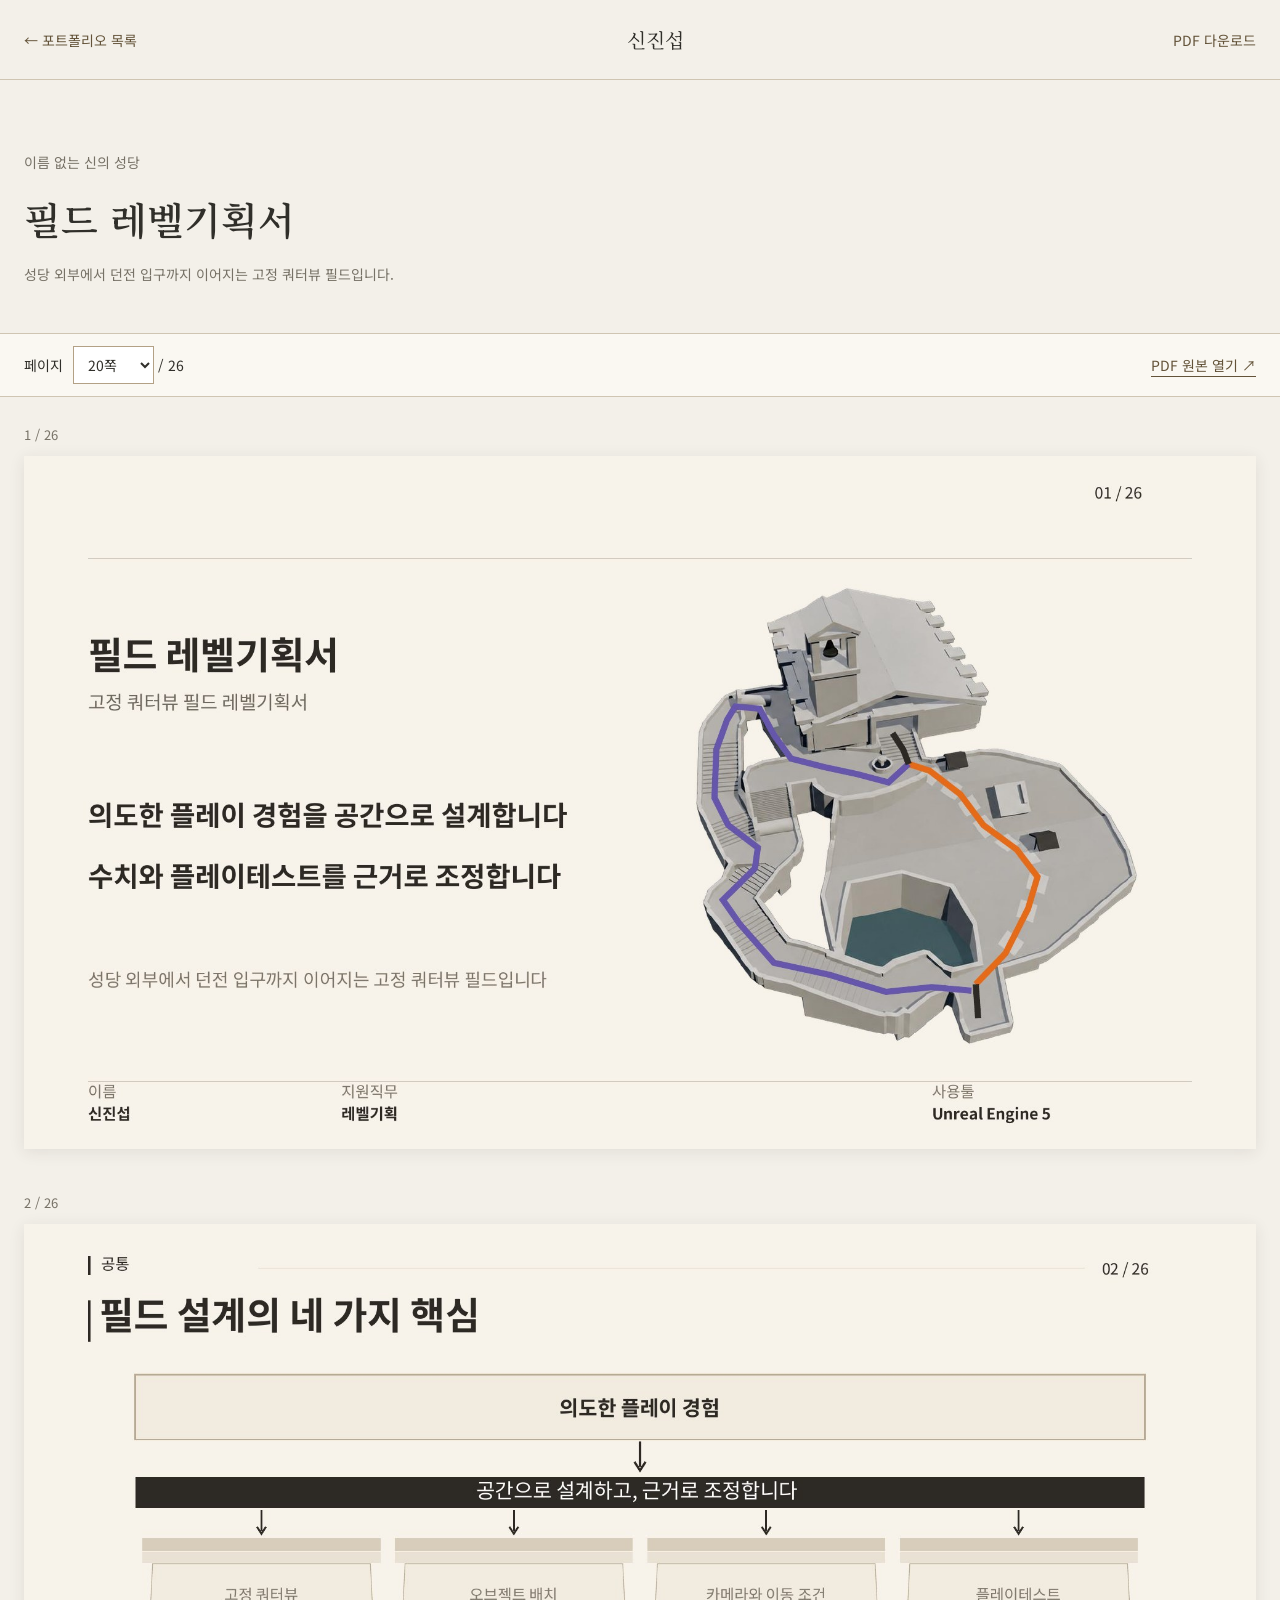
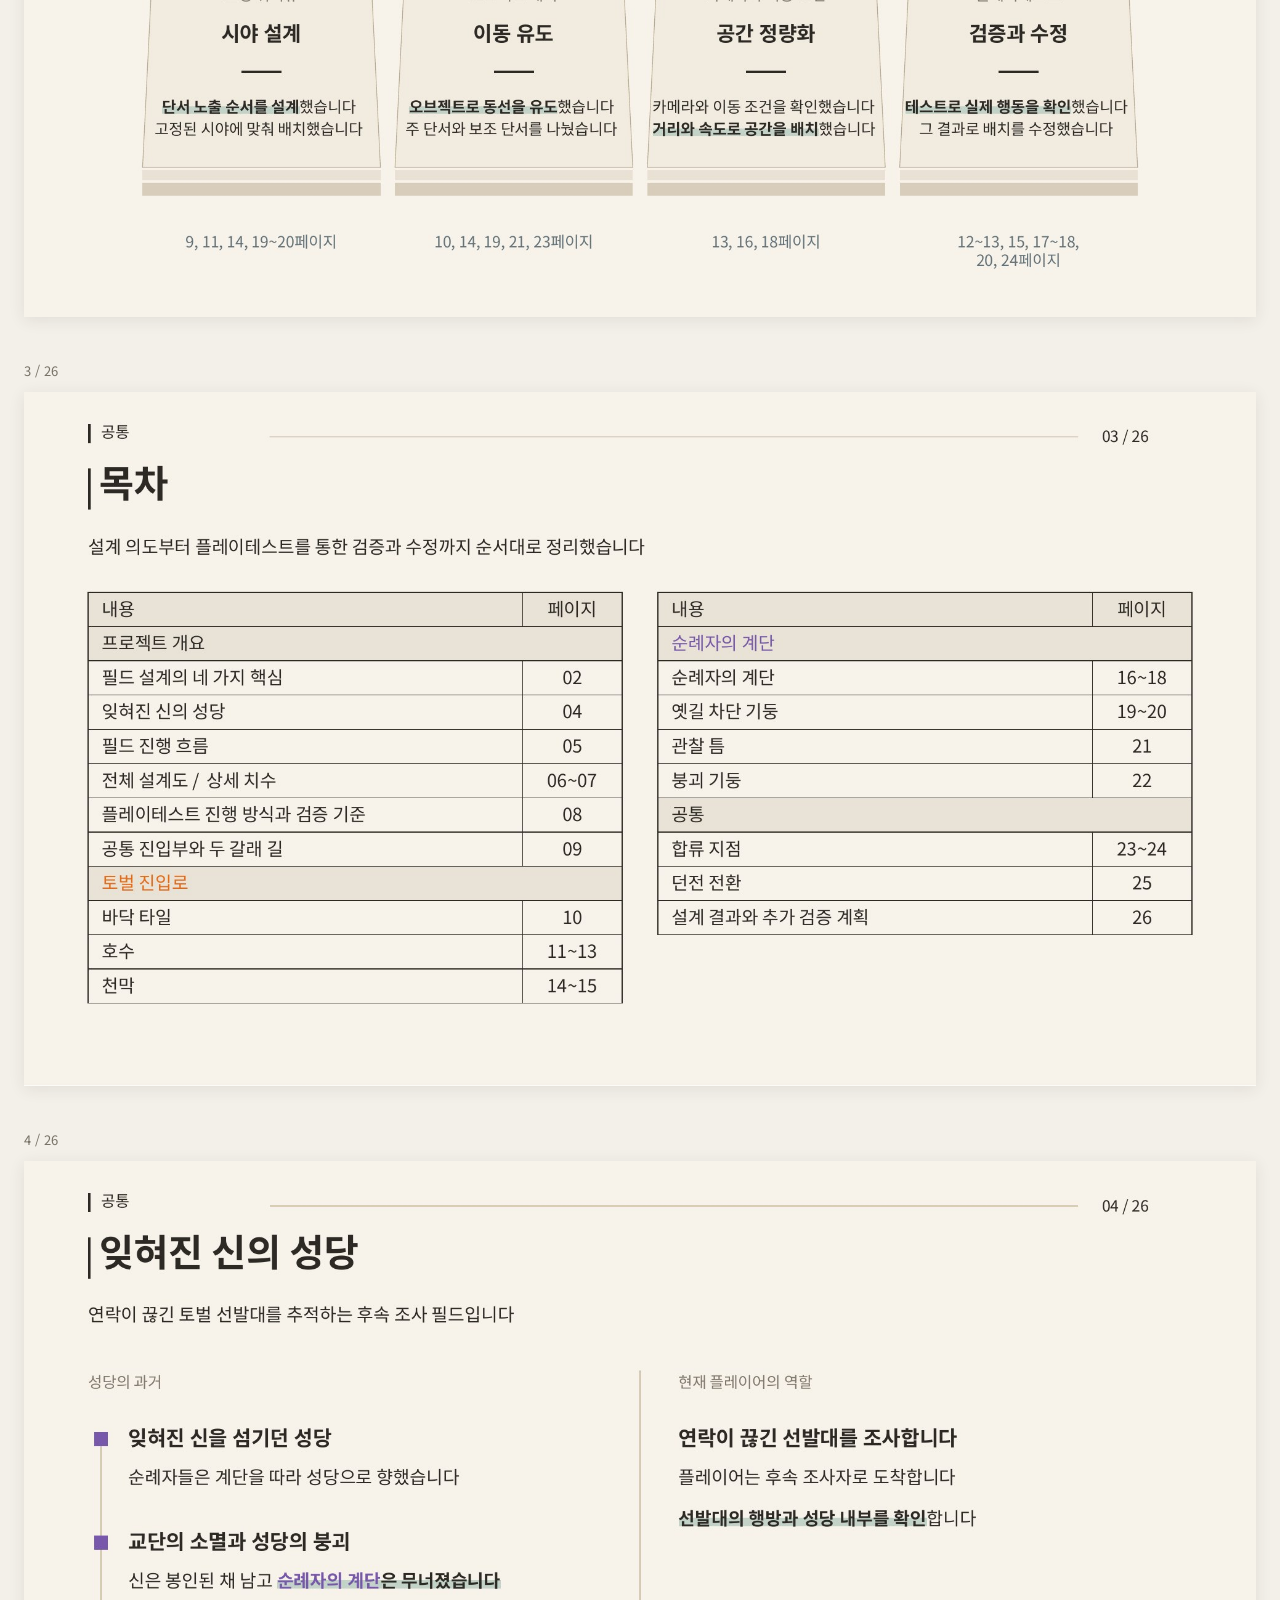
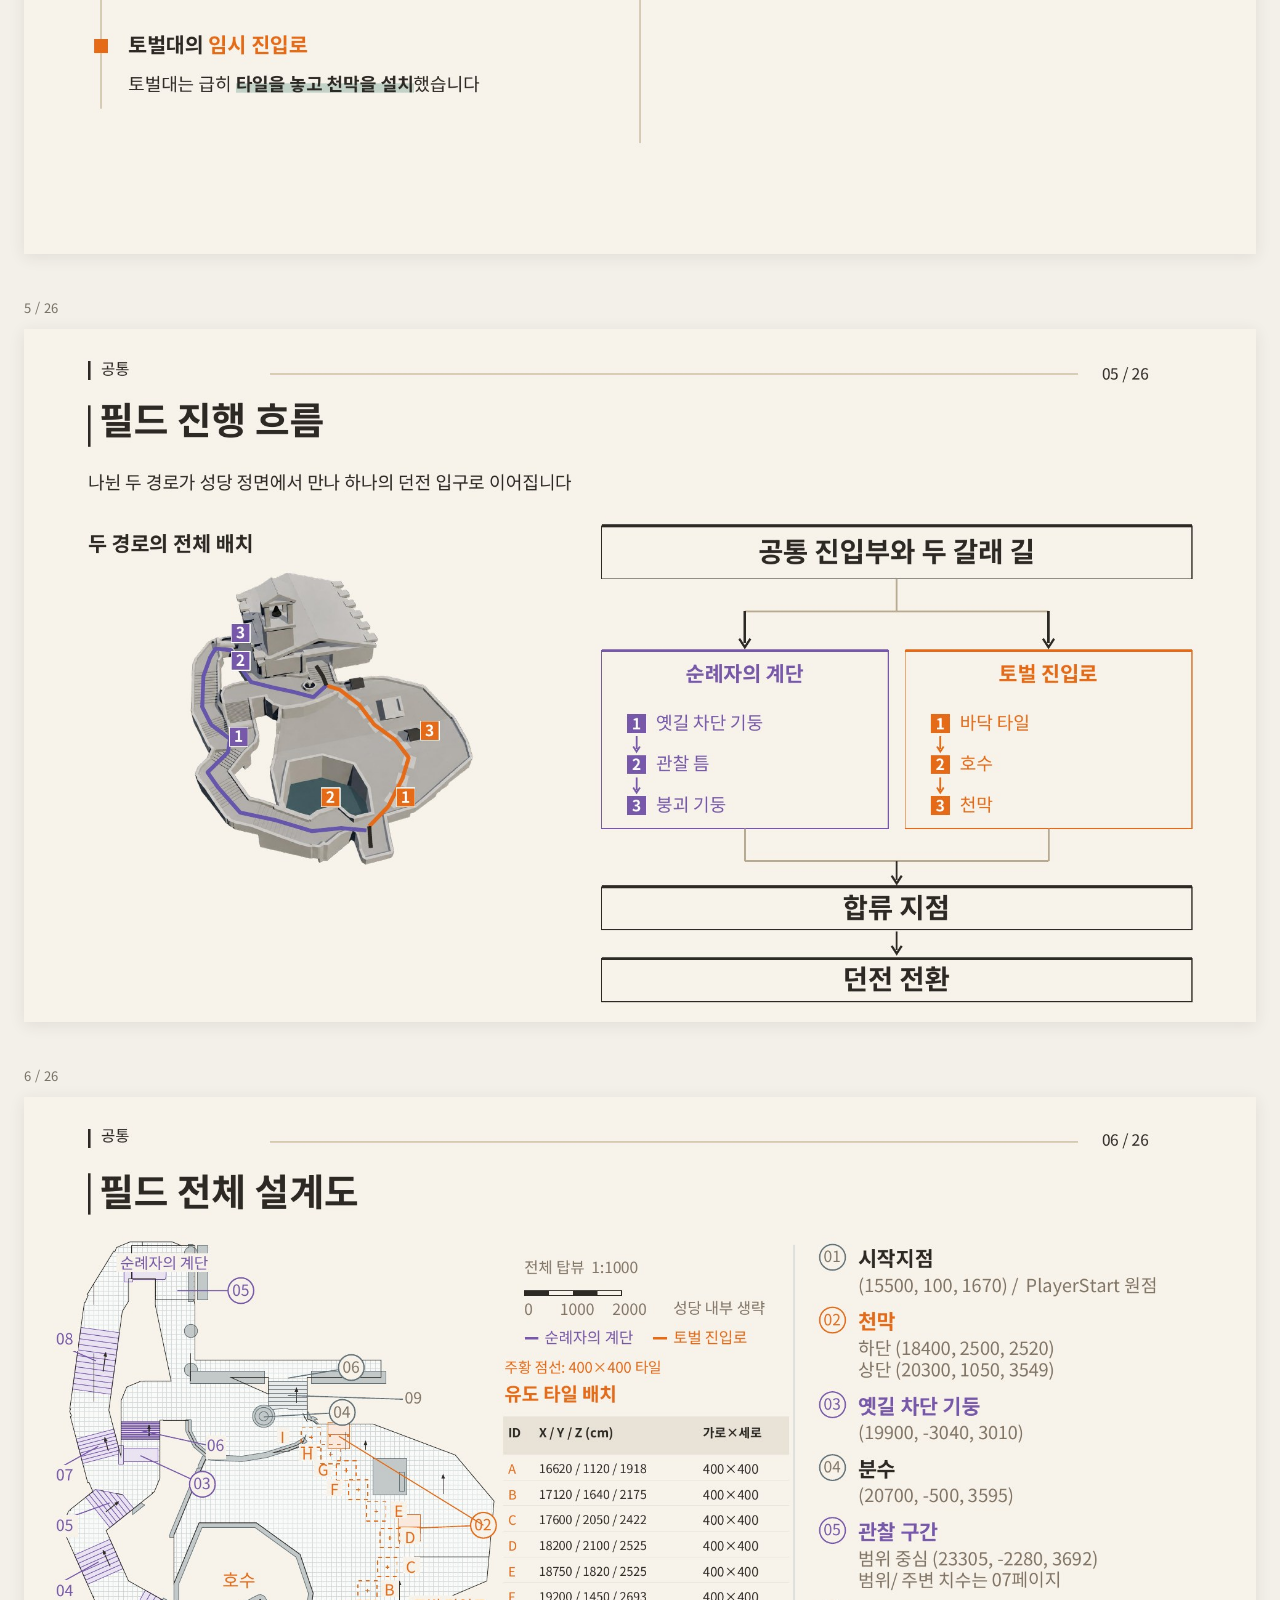
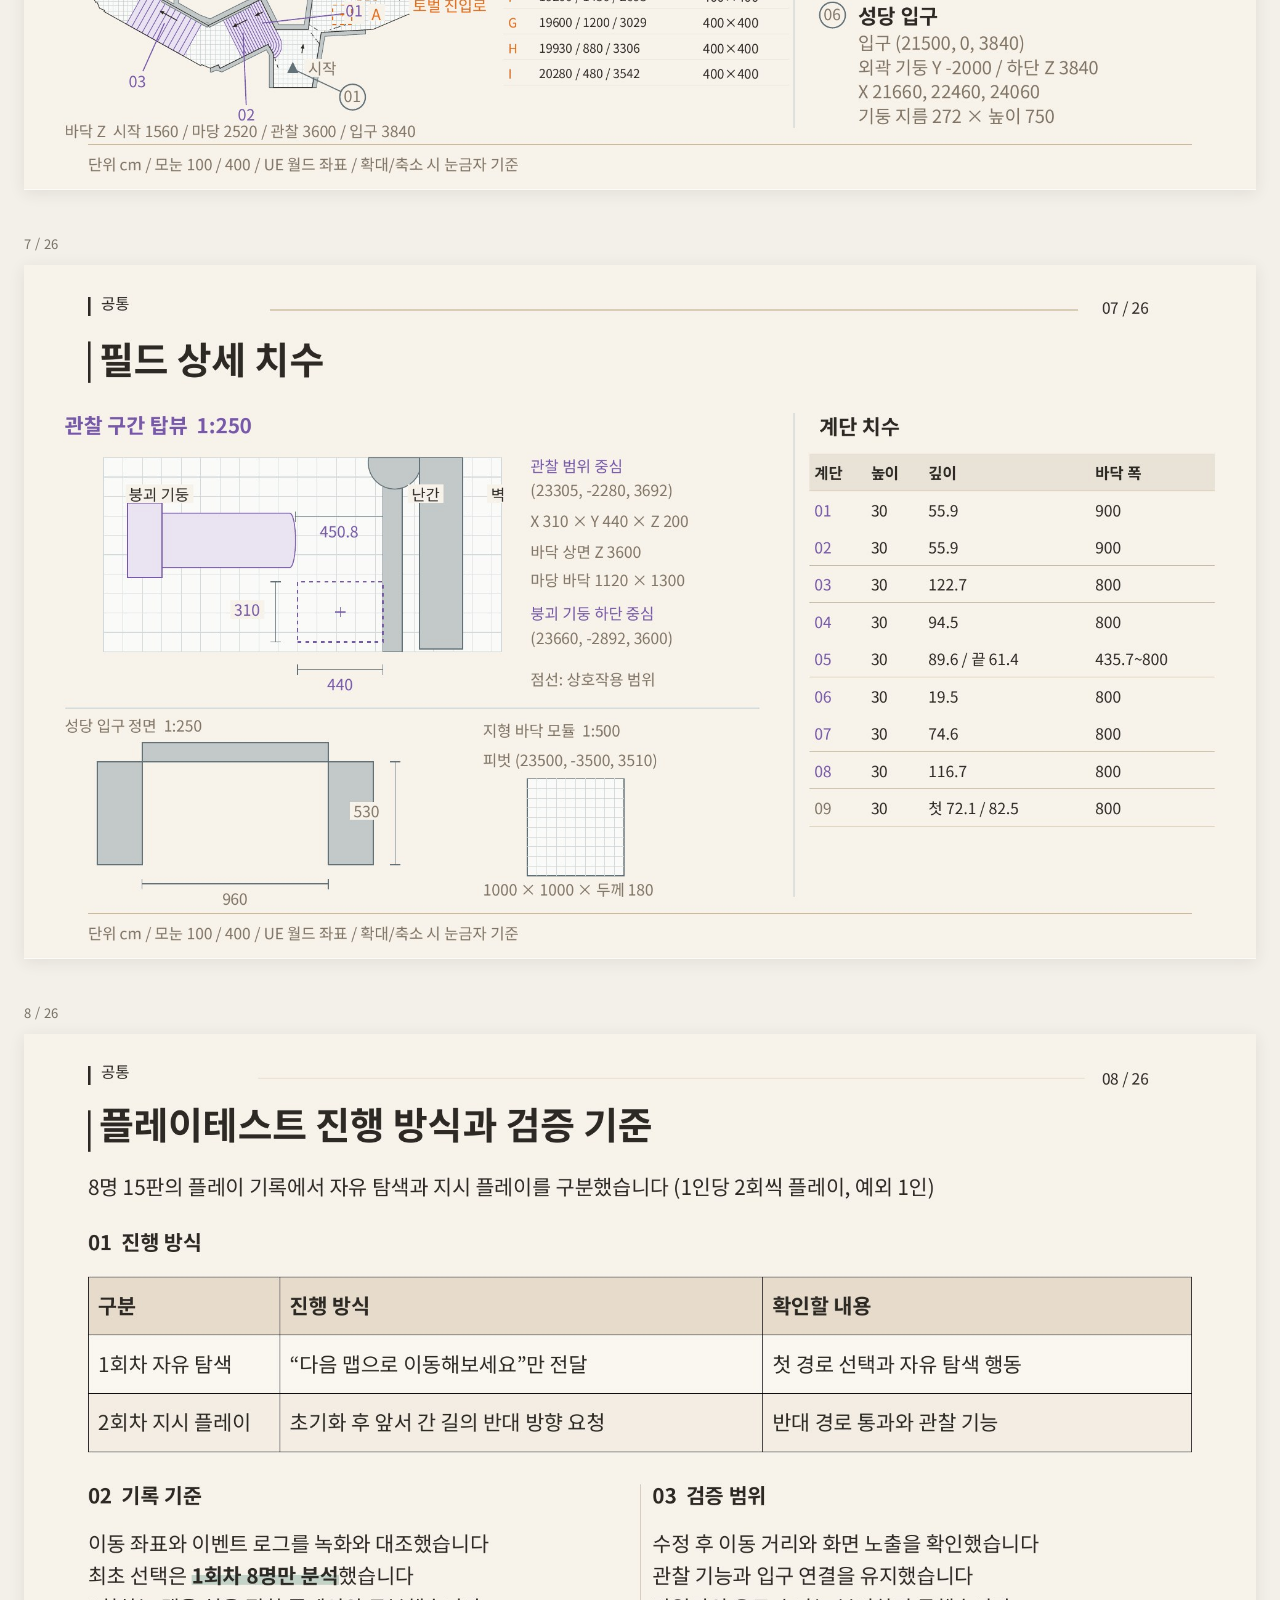
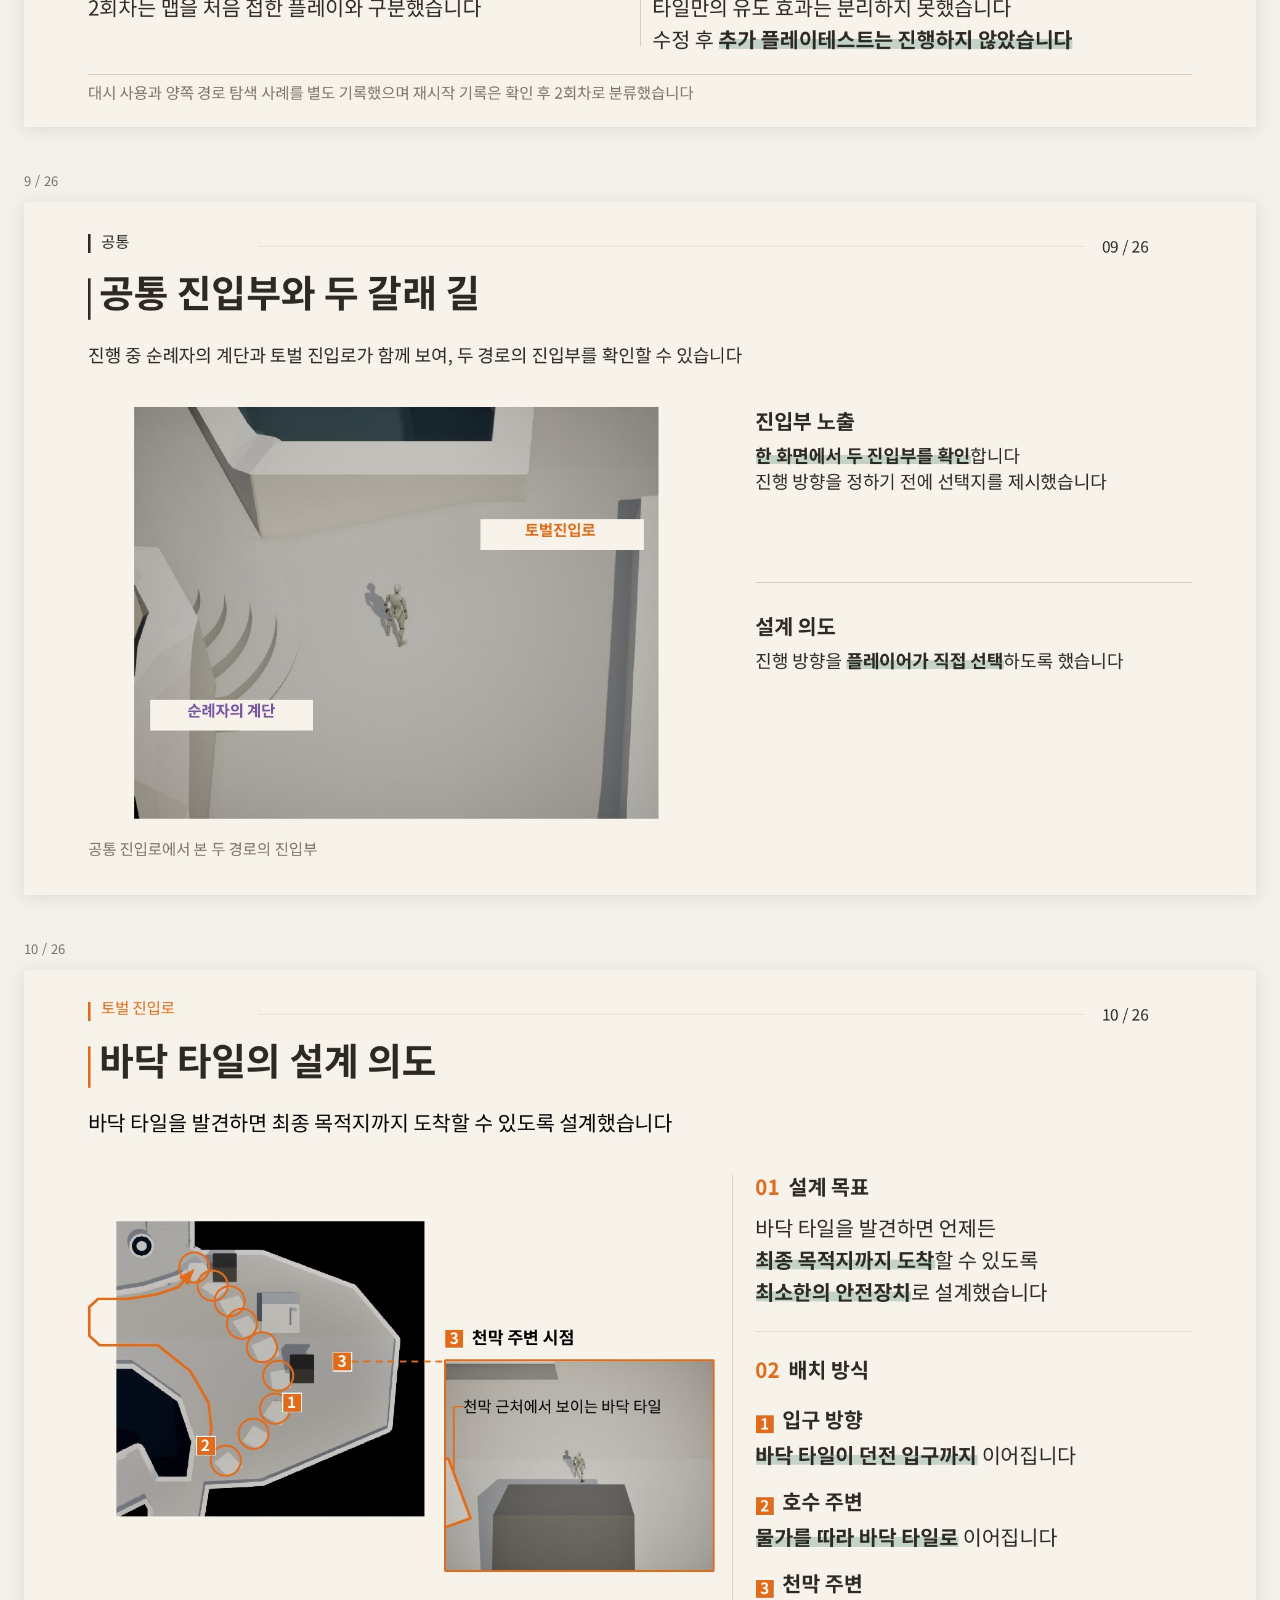
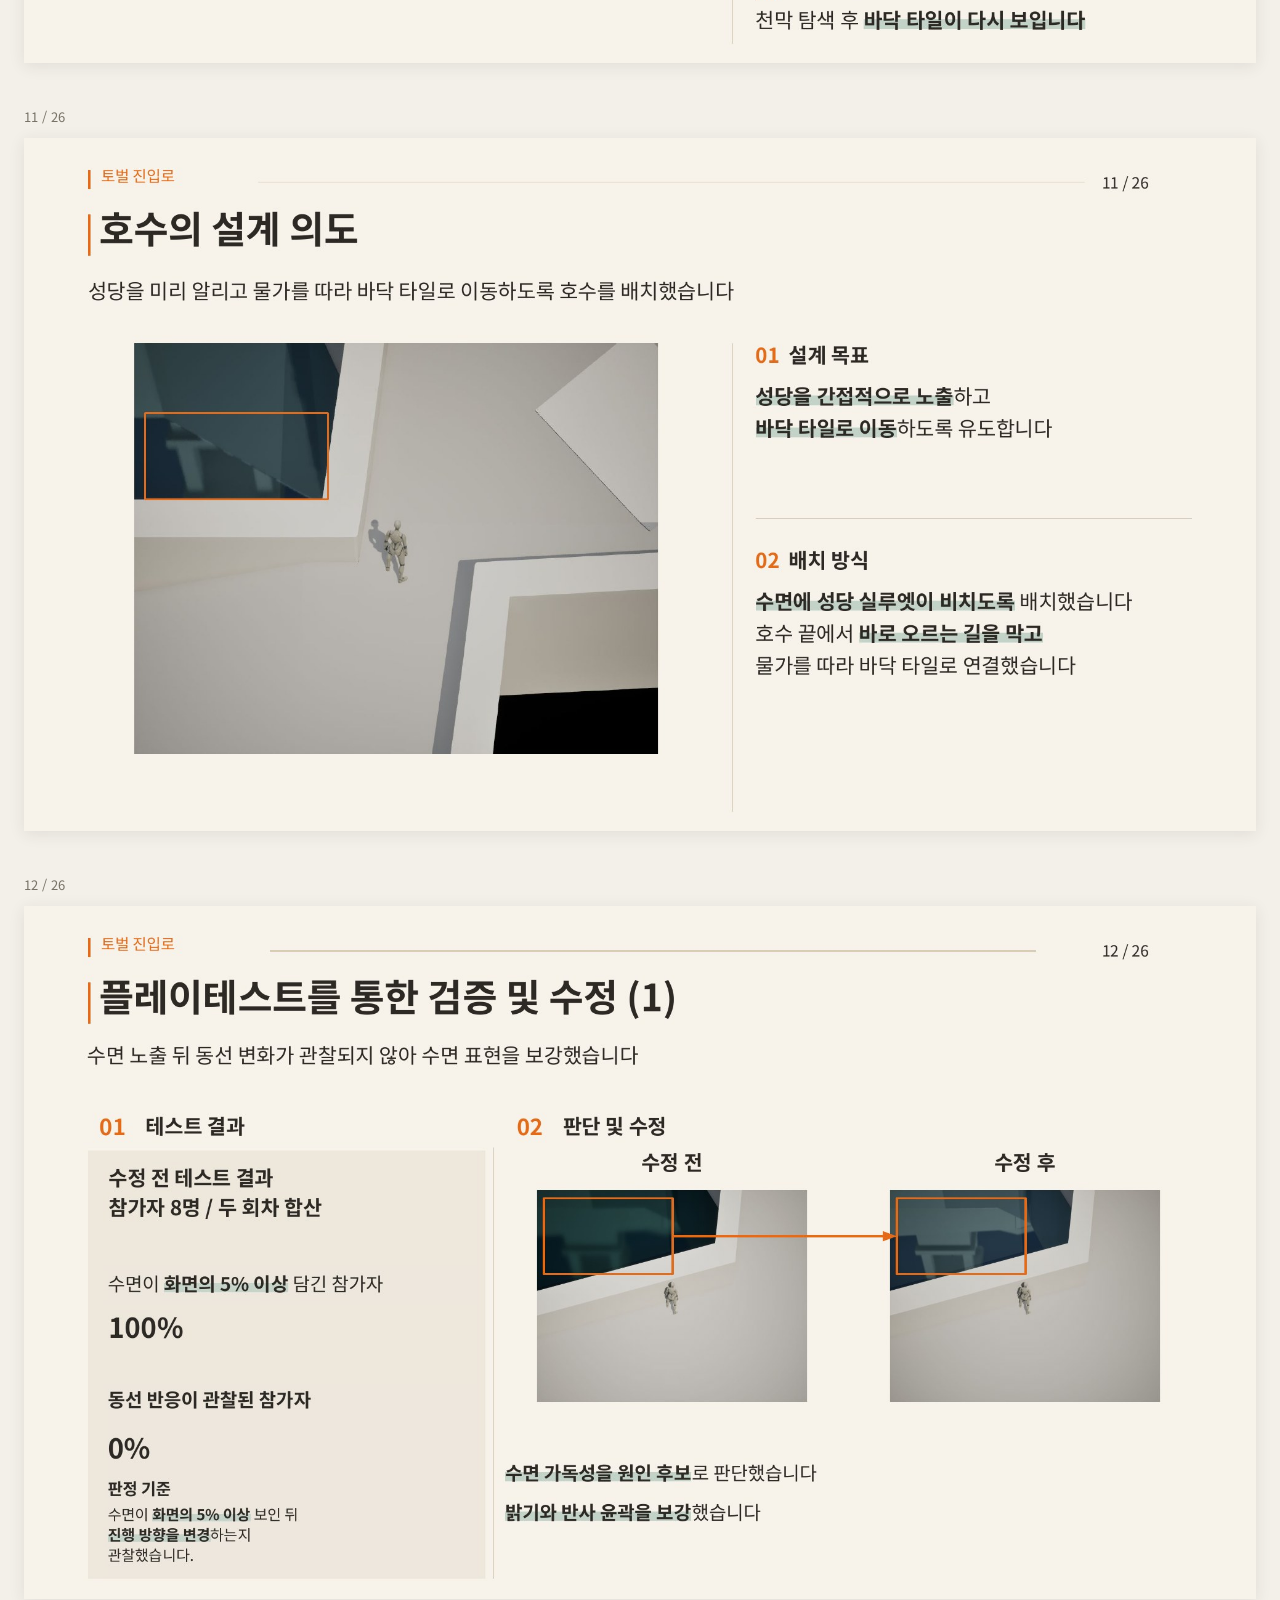
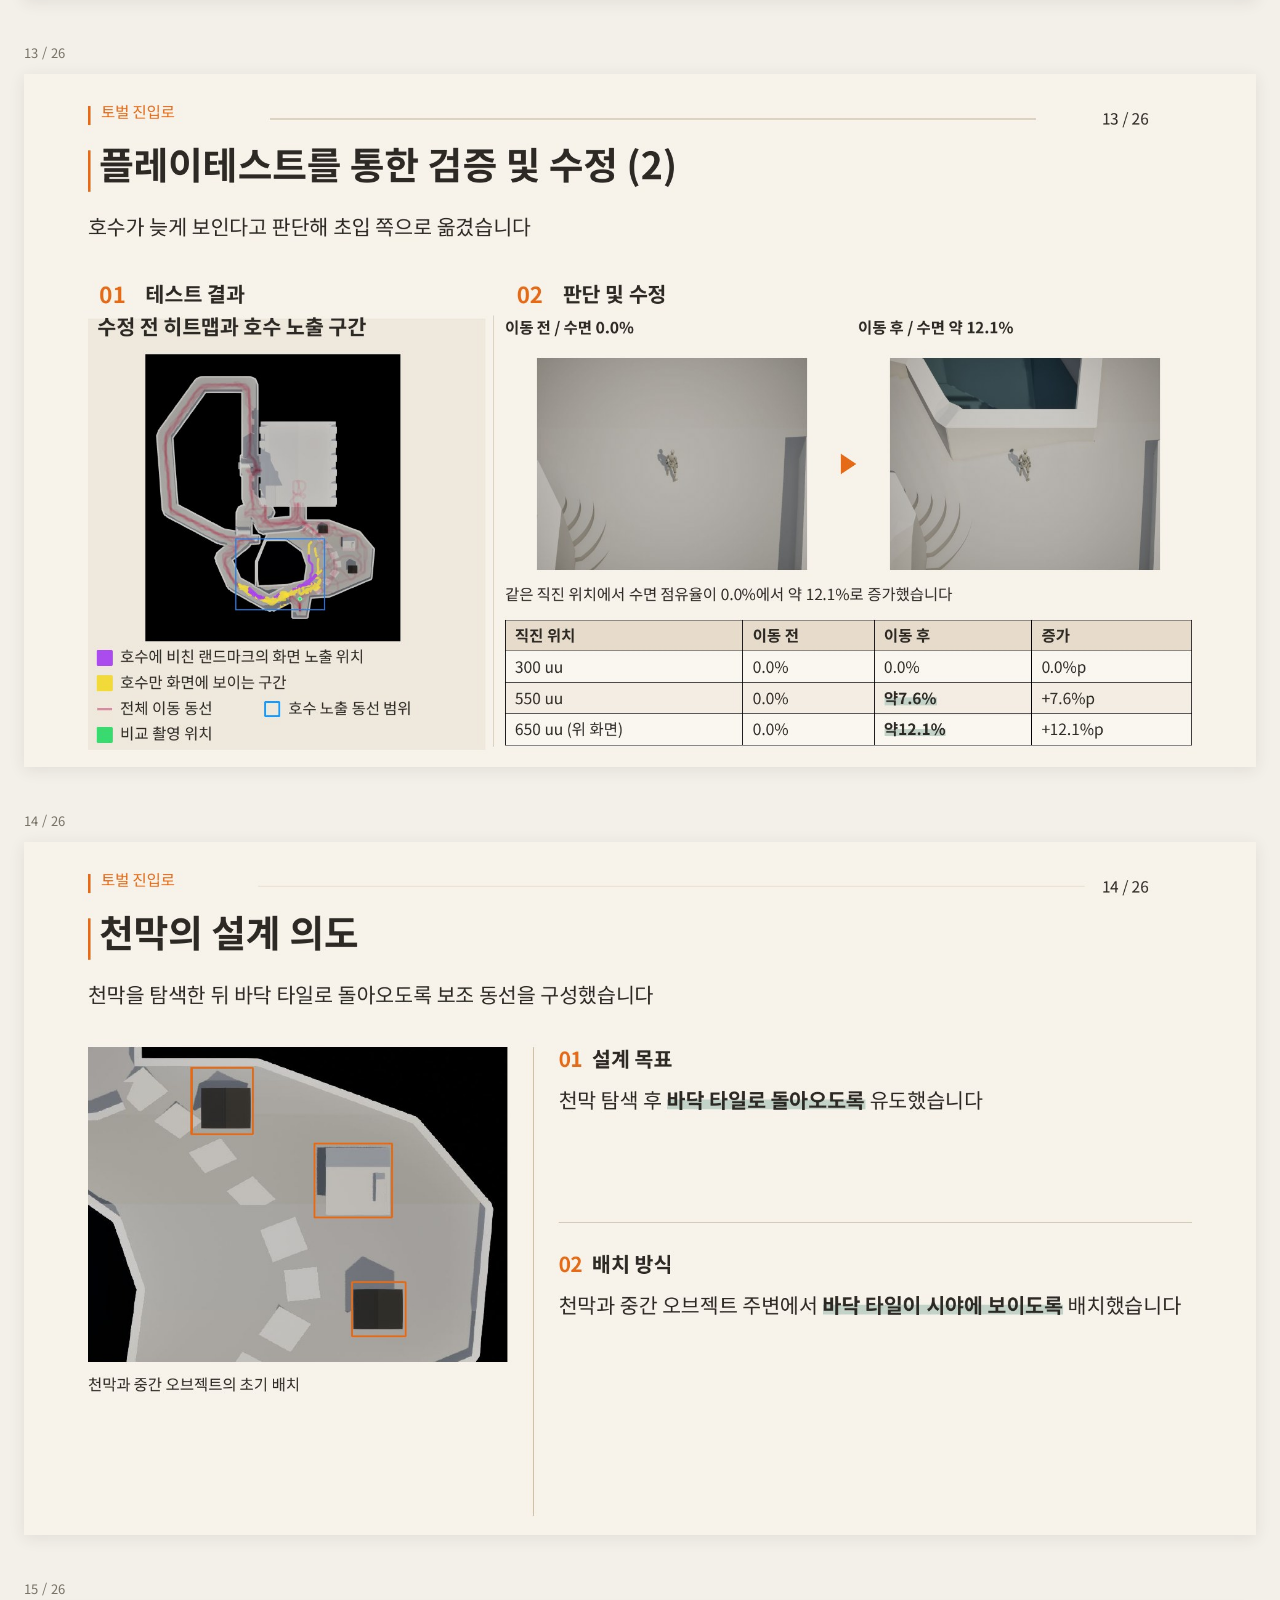
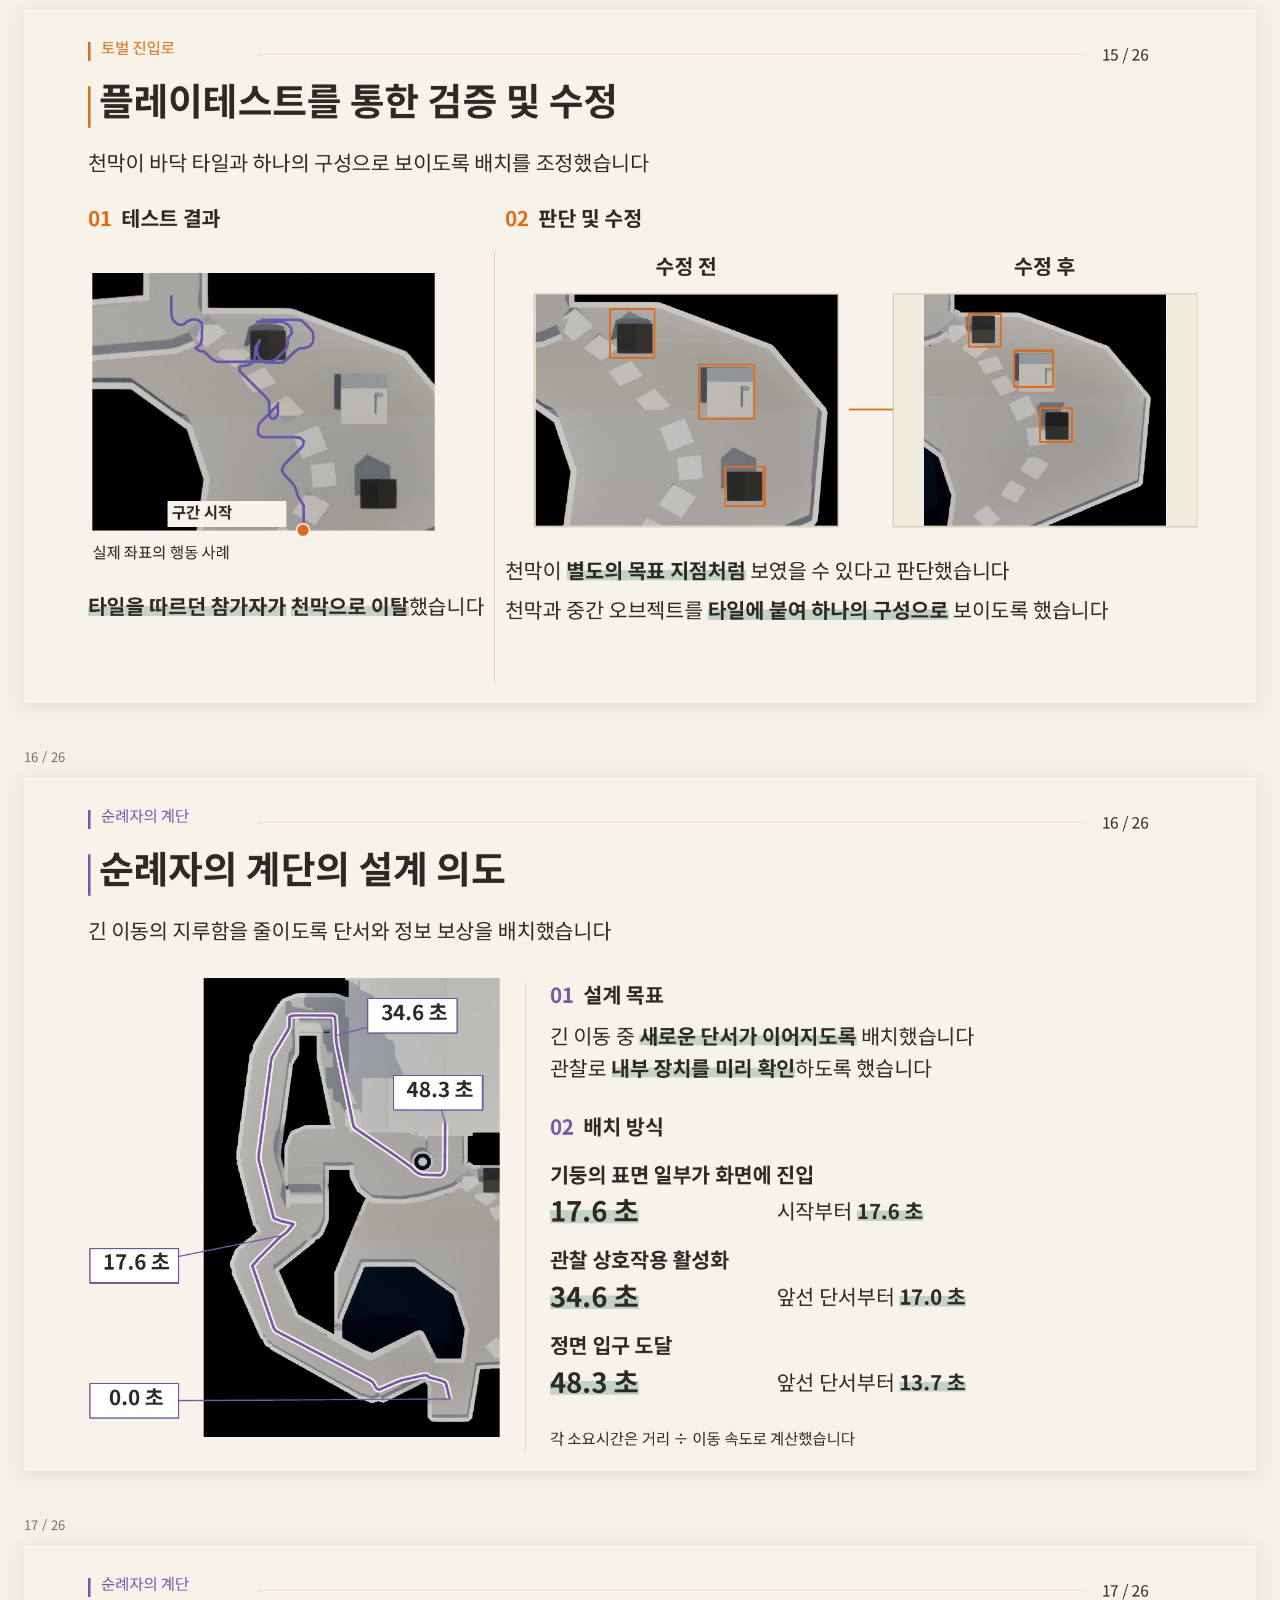
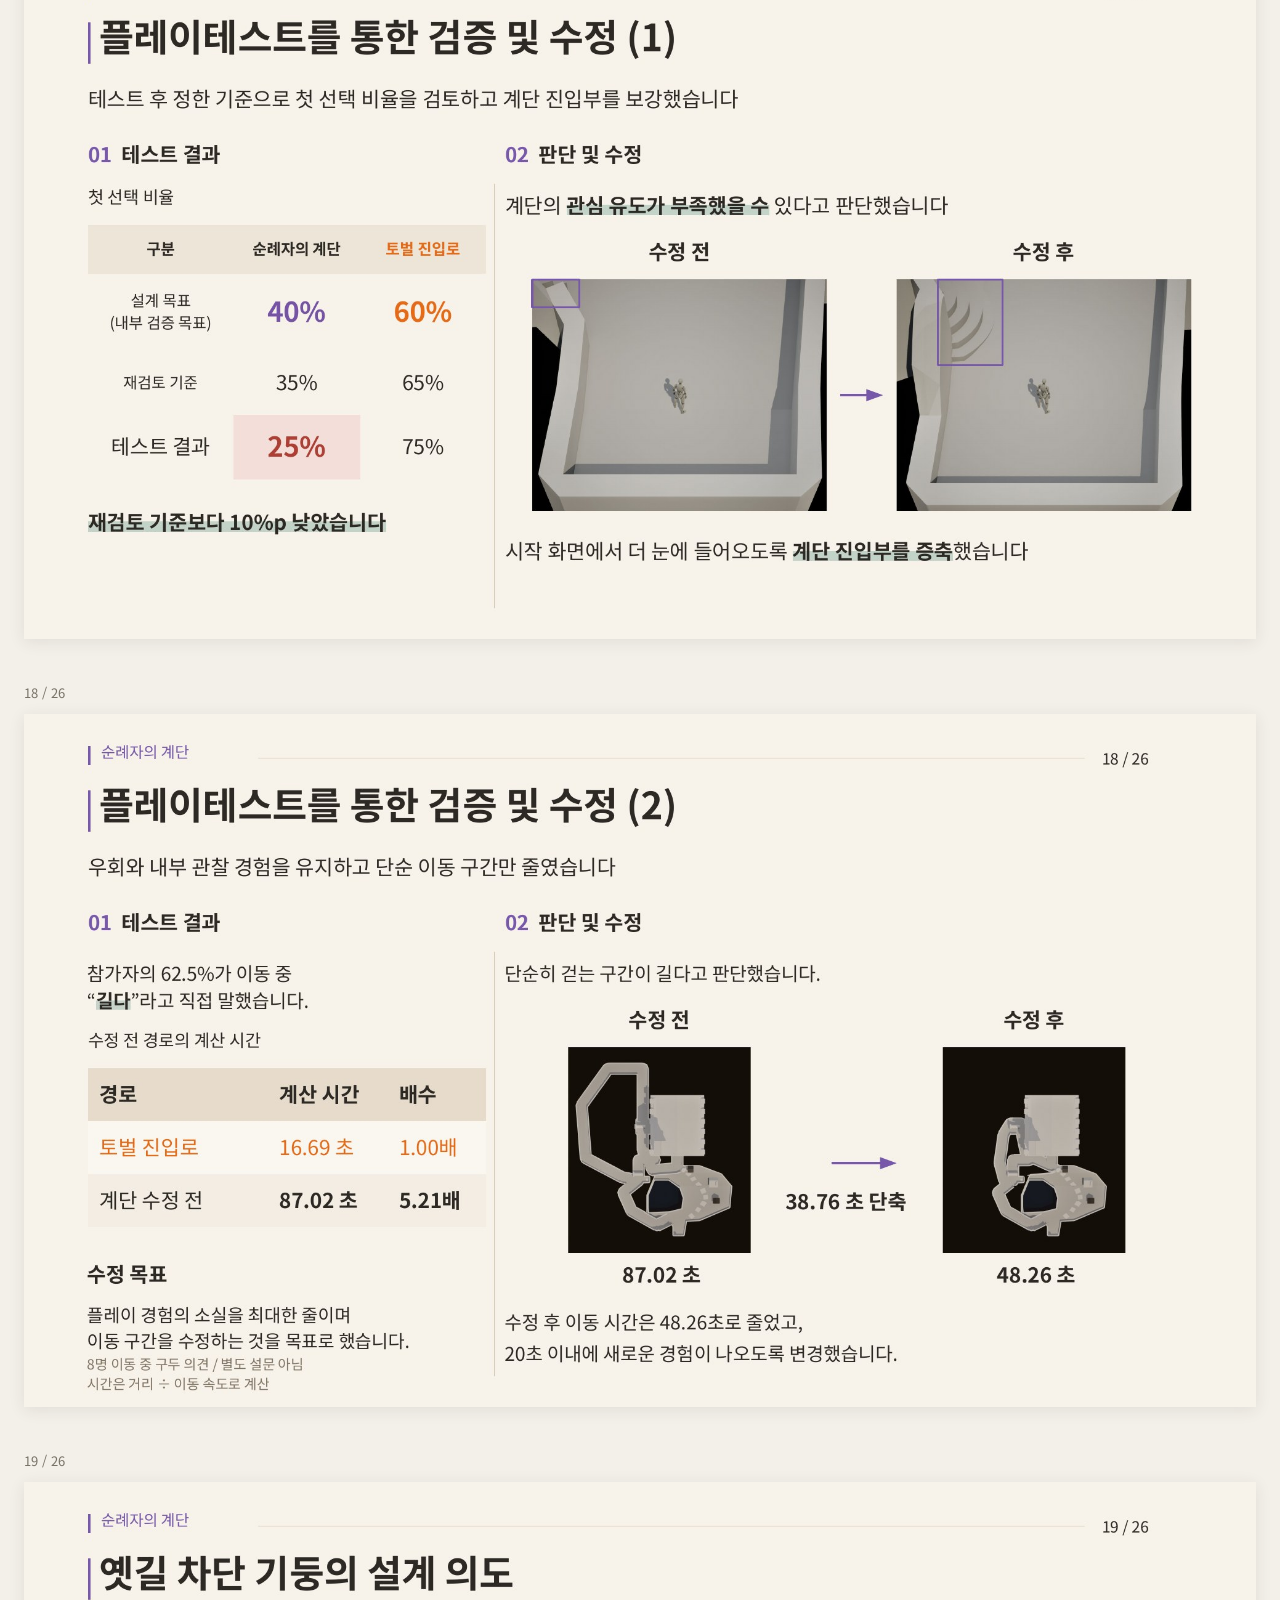
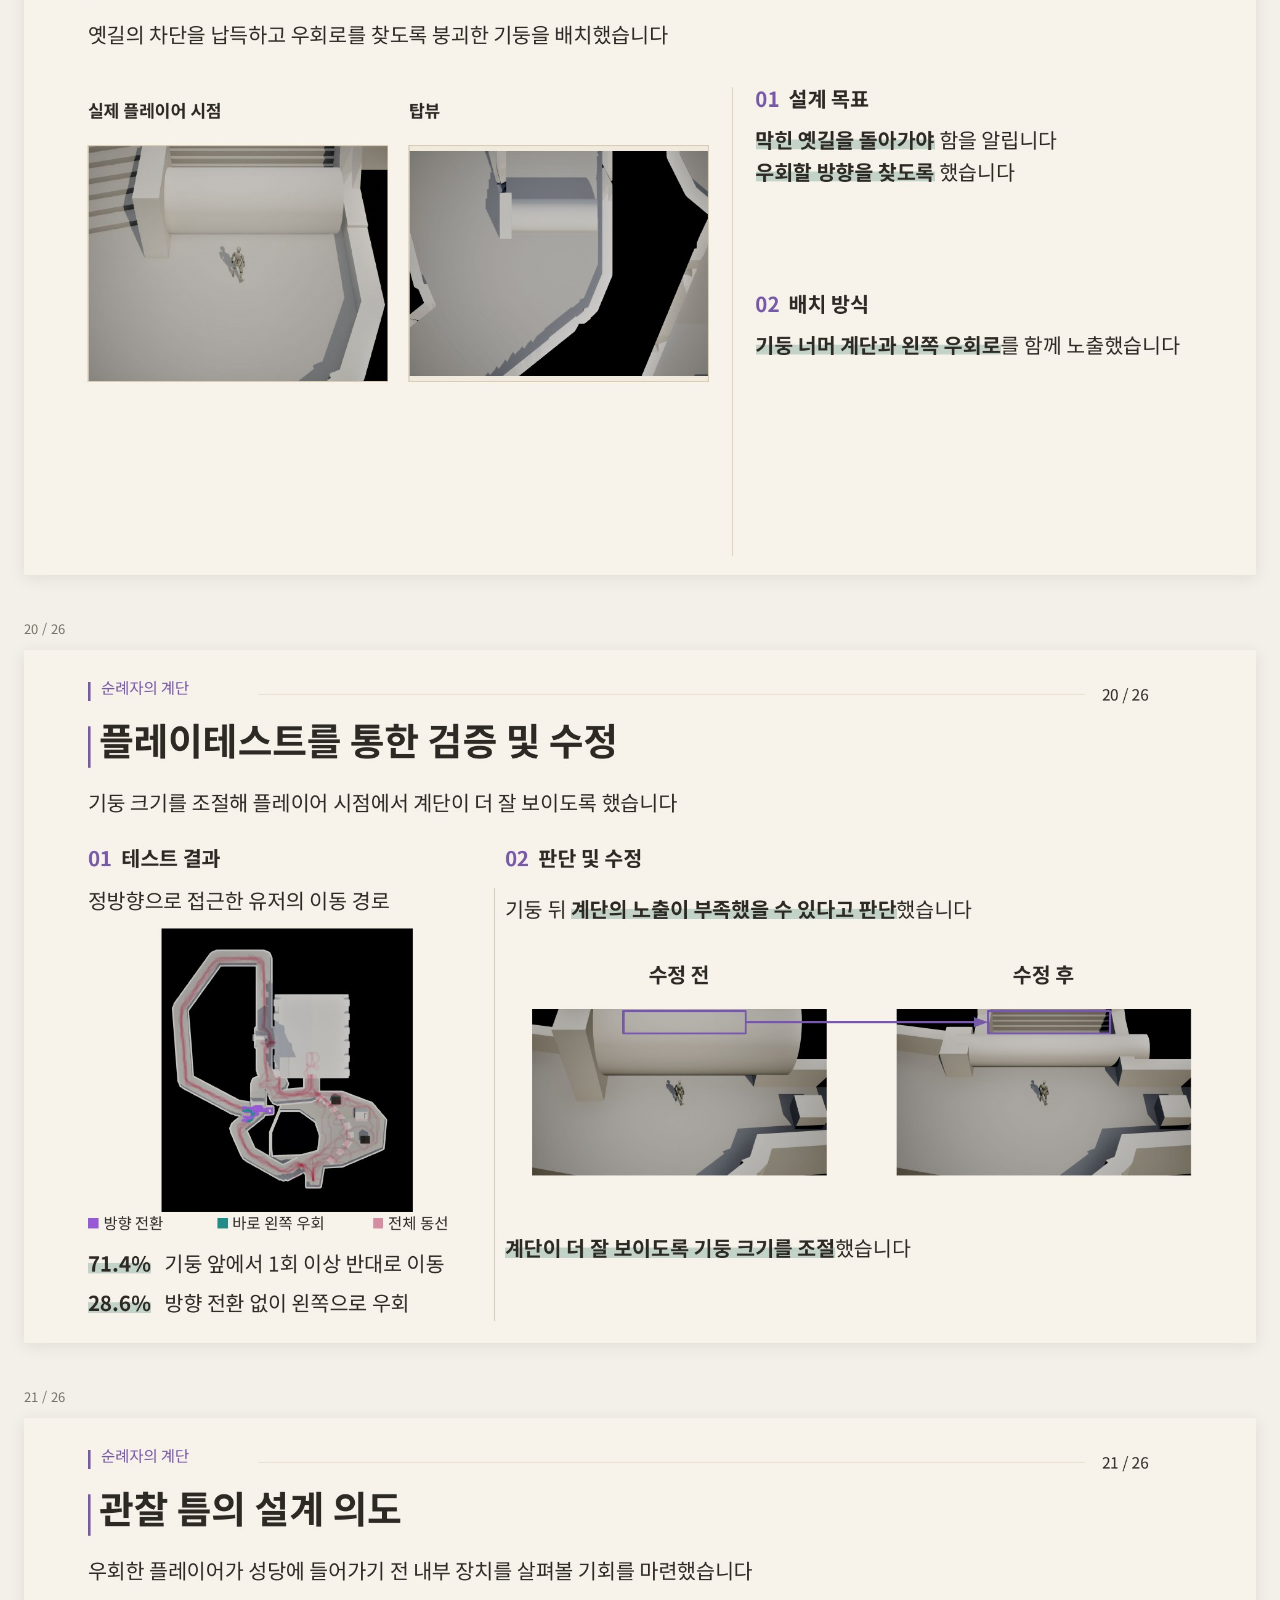
<file: field.html>
<!doctype html>
<html lang="ko"><head><meta charset="utf-8"><meta name="viewport" content="width=device-width,initial-scale=1">
<title>필드 레벨기획서 | 신진섭</title><meta name="description" content="성당 외부에서 던전 입구까지 이어지는 고정 쿼터뷰 필드입니다."><link rel="icon" href="data:,">
<link href="https://fonts.googleapis.com/css2?family=Noto+Sans+KR:wght@400;500;600;700&family=Noto+Serif+KR:wght@400;500;600;700&display=swap" rel="stylesheet">
<link rel="stylesheet" href="./css/documents.css?v=1"></head><body class="document-reader">
 <header class="reader-header"><a href="./index.html#portfolio" class="reader-back">← 포트폴리오 목록</a><span>신진섭</span><a href="./assets/documents/field/field.pdf" download="신진섭_field_포트폴리오.pdf">PDF 다운로드</a></header>
 <main><section class="reader-intro"><p>이름 없는 신의 성당</p><h1>필드 레벨기획서</h1><p>성당 외부에서 던전 입구까지 이어지는 고정 쿼터뷰 필드입니다.</p></section>
 <nav class="reader-controls" aria-label="문서 탐색"><div><label for="page-select">페이지</label> <select id="page-select"><option value="page-1">1쪽</option><option value="page-2">2쪽</option><option value="page-3">3쪽</option><option value="page-4">4쪽</option><option value="page-5">5쪽</option><option value="page-6">6쪽</option><option value="page-7">7쪽</option><option value="page-8">8쪽</option><option value="page-9">9쪽</option><option value="page-10">10쪽</option><option value="page-11">11쪽</option><option value="page-12">12쪽</option><option value="page-13">13쪽</option><option value="page-14">14쪽</option><option value="page-15">15쪽</option><option value="page-16">16쪽</option><option value="page-17">17쪽</option><option value="page-18">18쪽</option><option value="page-19">19쪽</option><option value="page-20">20쪽</option><option value="page-21">21쪽</option><option value="page-22">22쪽</option><option value="page-23">23쪽</option><option value="page-24">24쪽</option><option value="page-25">25쪽</option><option value="page-26">26쪽</option></select><span> / 26</span></div><a href="./assets/documents/field/field.pdf" target="_blank" rel="noopener">PDF 원본 열기 ↗</a></nav>
 <div class="document-pages"><figure id="page-1" class="document-page"><figcaption>1 / 26</figcaption><img src="./assets/documents/field/page-01.jpg" alt="필드 레벨기획서 1쪽" width="2000" height="1125" loading="eager" decoding="async"></figure><figure id="page-2" class="document-page"><figcaption>2 / 26</figcaption><img src="./assets/documents/field/page-02.jpg" alt="필드 레벨기획서 2쪽" width="2000" height="1125" loading="lazy" decoding="async"></figure><figure id="page-3" class="document-page"><figcaption>3 / 26</figcaption><img src="./assets/documents/field/page-03.jpg" alt="필드 레벨기획서 3쪽" width="2000" height="1125" loading="lazy" decoding="async"></figure><figure id="page-4" class="document-page"><figcaption>4 / 26</figcaption><img src="./assets/documents/field/page-04.jpg" alt="필드 레벨기획서 4쪽" width="2000" height="1125" loading="lazy" decoding="async"></figure><figure id="page-5" class="document-page"><figcaption>5 / 26</figcaption><img src="./assets/documents/field/page-05.jpg" alt="필드 레벨기획서 5쪽" width="2000" height="1125" loading="lazy" decoding="async"></figure><figure id="page-6" class="document-page"><figcaption>6 / 26</figcaption><img src="./assets/documents/field/page-06.jpg" alt="필드 레벨기획서 6쪽" width="2000" height="1125" loading="lazy" decoding="async"></figure><figure id="page-7" class="document-page"><figcaption>7 / 26</figcaption><img src="./assets/documents/field/page-07.jpg" alt="필드 레벨기획서 7쪽" width="2000" height="1125" loading="lazy" decoding="async"></figure><figure id="page-8" class="document-page"><figcaption>8 / 26</figcaption><img src="./assets/documents/field/page-08.jpg" alt="필드 레벨기획서 8쪽" width="2000" height="1125" loading="lazy" decoding="async"></figure><figure id="page-9" class="document-page"><figcaption>9 / 26</figcaption><img src="./assets/documents/field/page-09.jpg" alt="필드 레벨기획서 9쪽" width="2000" height="1125" loading="lazy" decoding="async"></figure><figure id="page-10" class="document-page"><figcaption>10 / 26</figcaption><img src="./assets/documents/field/page-10.jpg" alt="필드 레벨기획서 10쪽" width="2000" height="1125" loading="lazy" decoding="async"></figure><figure id="page-11" class="document-page"><figcaption>11 / 26</figcaption><img src="./assets/documents/field/page-11.jpg" alt="필드 레벨기획서 11쪽" width="2000" height="1125" loading="lazy" decoding="async"></figure><figure id="page-12" class="document-page"><figcaption>12 / 26</figcaption><img src="./assets/documents/field/page-12.jpg" alt="필드 레벨기획서 12쪽" width="2000" height="1125" loading="lazy" decoding="async"></figure><figure id="page-13" class="document-page"><figcaption>13 / 26</figcaption><img src="./assets/documents/field/page-13.jpg" alt="필드 레벨기획서 13쪽" width="2000" height="1125" loading="lazy" decoding="async"></figure><figure id="page-14" class="document-page"><figcaption>14 / 26</figcaption><img src="./assets/documents/field/page-14.jpg" alt="필드 레벨기획서 14쪽" width="2000" height="1125" loading="lazy" decoding="async"></figure><figure id="page-15" class="document-page"><figcaption>15 / 26</figcaption><img src="./assets/documents/field/page-15.jpg" alt="필드 레벨기획서 15쪽" width="2000" height="1125" loading="lazy" decoding="async"></figure><figure id="page-16" class="document-page"><figcaption>16 / 26</figcaption><img src="./assets/documents/field/page-16.jpg" alt="필드 레벨기획서 16쪽" width="2000" height="1125" loading="lazy" decoding="async"></figure><figure id="page-17" class="document-page"><figcaption>17 / 26</figcaption><img src="./assets/documents/field/page-17.jpg" alt="필드 레벨기획서 17쪽" width="2000" height="1125" loading="lazy" decoding="async"></figure><figure id="page-18" class="document-page"><figcaption>18 / 26</figcaption><img src="./assets/documents/field/page-18.jpg" alt="필드 레벨기획서 18쪽" width="2000" height="1125" loading="lazy" decoding="async"></figure><figure id="page-19" class="document-page"><figcaption>19 / 26</figcaption><img src="./assets/documents/field/page-19.jpg" alt="필드 레벨기획서 19쪽" width="2000" height="1125" loading="lazy" decoding="async"></figure><figure id="page-20" class="document-page"><figcaption>20 / 26</figcaption><img src="./assets/documents/field/page-20.jpg" alt="필드 레벨기획서 20쪽" width="2000" height="1125" loading="lazy" decoding="async"></figure><figure id="page-21" class="document-page"><figcaption>21 / 26</figcaption><img src="./assets/documents/field/page-21.jpg" alt="필드 레벨기획서 21쪽" width="2000" height="1125" loading="lazy" decoding="async"></figure><figure id="page-22" class="document-page"><figcaption>22 / 26</figcaption><img src="./assets/documents/field/page-22.jpg" alt="필드 레벨기획서 22쪽" width="2000" height="1125" loading="lazy" decoding="async"></figure><figure id="page-23" class="document-page"><figcaption>23 / 26</figcaption><img src="./assets/documents/field/page-23.jpg" alt="필드 레벨기획서 23쪽" width="2000" height="1125" loading="lazy" decoding="async"></figure><figure id="page-24" class="document-page"><figcaption>24 / 26</figcaption><img src="./assets/documents/field/page-24.jpg" alt="필드 레벨기획서 24쪽" width="2000" height="1125" loading="lazy" decoding="async"></figure><figure id="page-25" class="document-page"><figcaption>25 / 26</figcaption><img src="./assets/documents/field/page-25.jpg" alt="필드 레벨기획서 25쪽" width="2000" height="1125" loading="lazy" decoding="async"></figure><figure id="page-26" class="document-page"><figcaption>26 / 26</figcaption><img src="./assets/documents/field/page-26.jpg" alt="필드 레벨기획서 26쪽" width="2000" height="1125" loading="lazy" decoding="async"></figure></div>
 <footer class="reader-footer"><a href="./index.html#portfolio">다른 포트폴리오 보기</a><a href="#page-1">처음으로 ↑</a></footer></main><script src="./js/document-reader.js?v=1"></script></body></html>
</file>
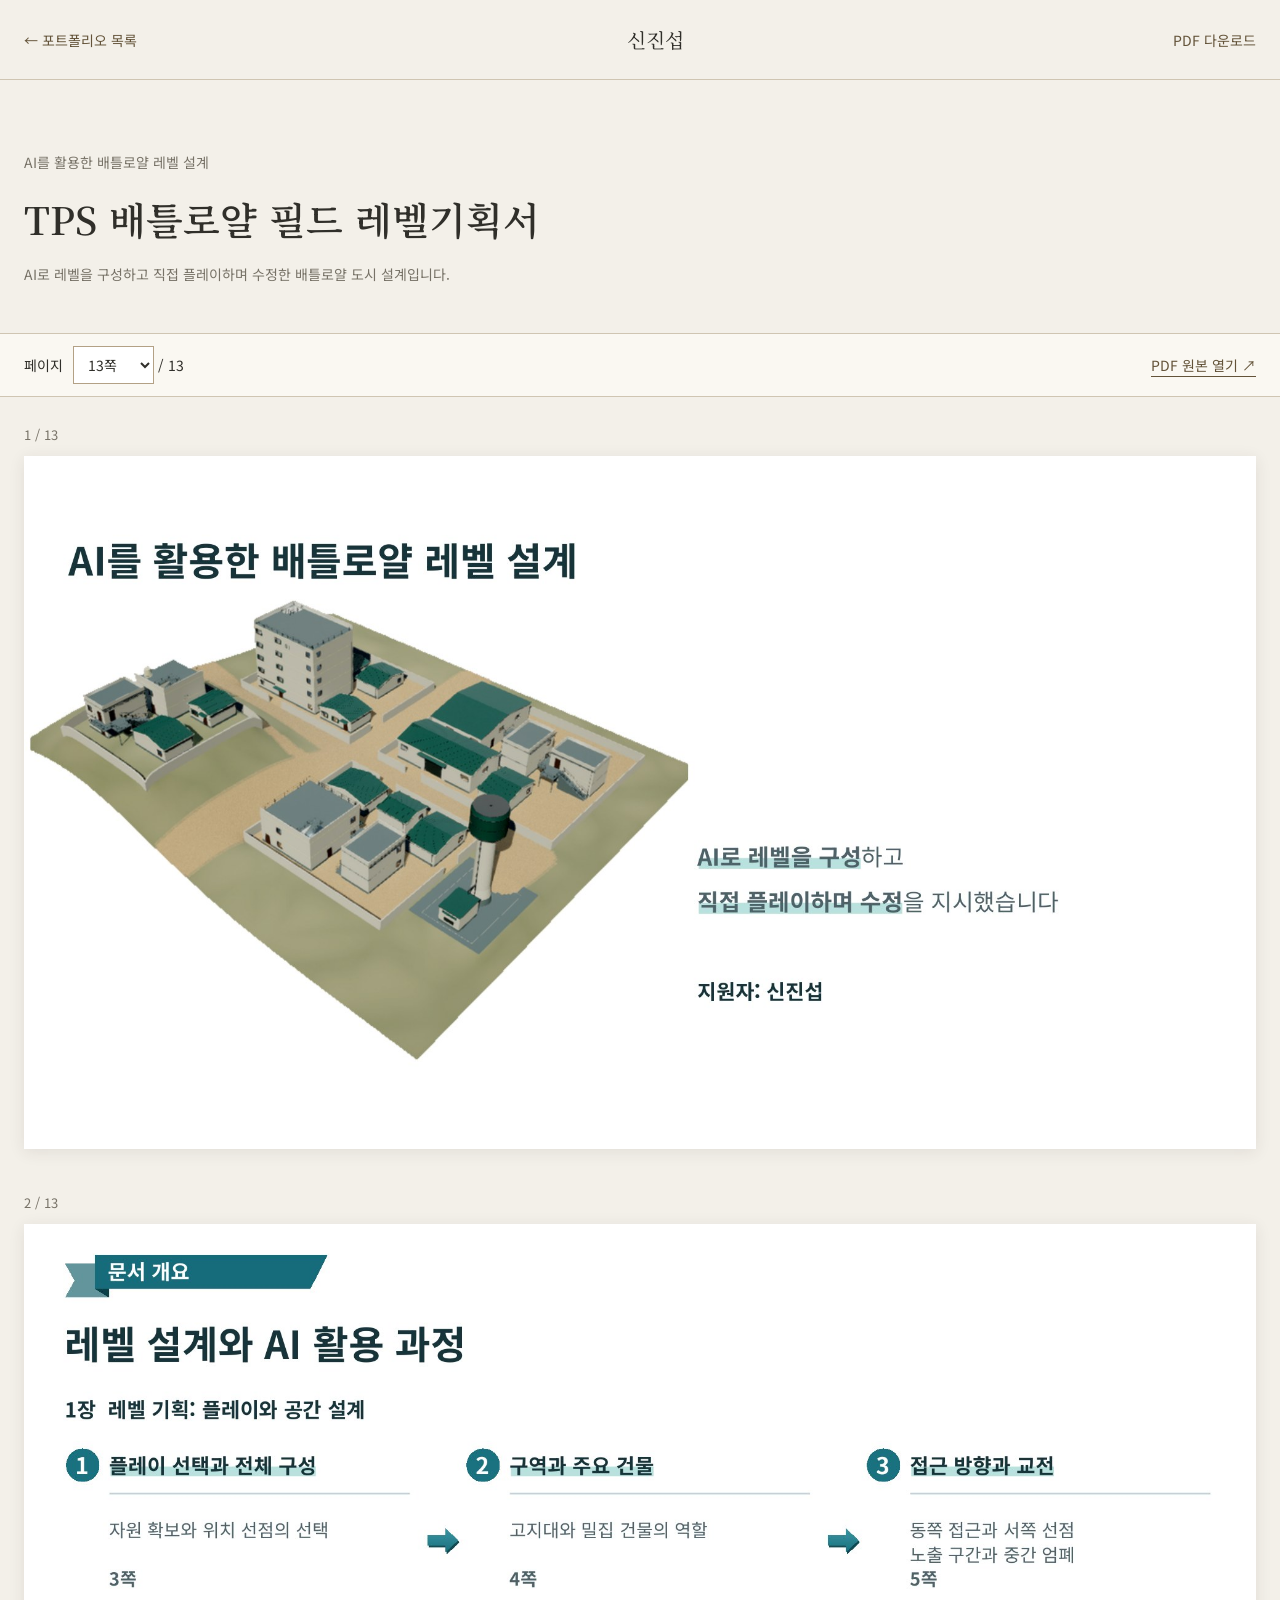
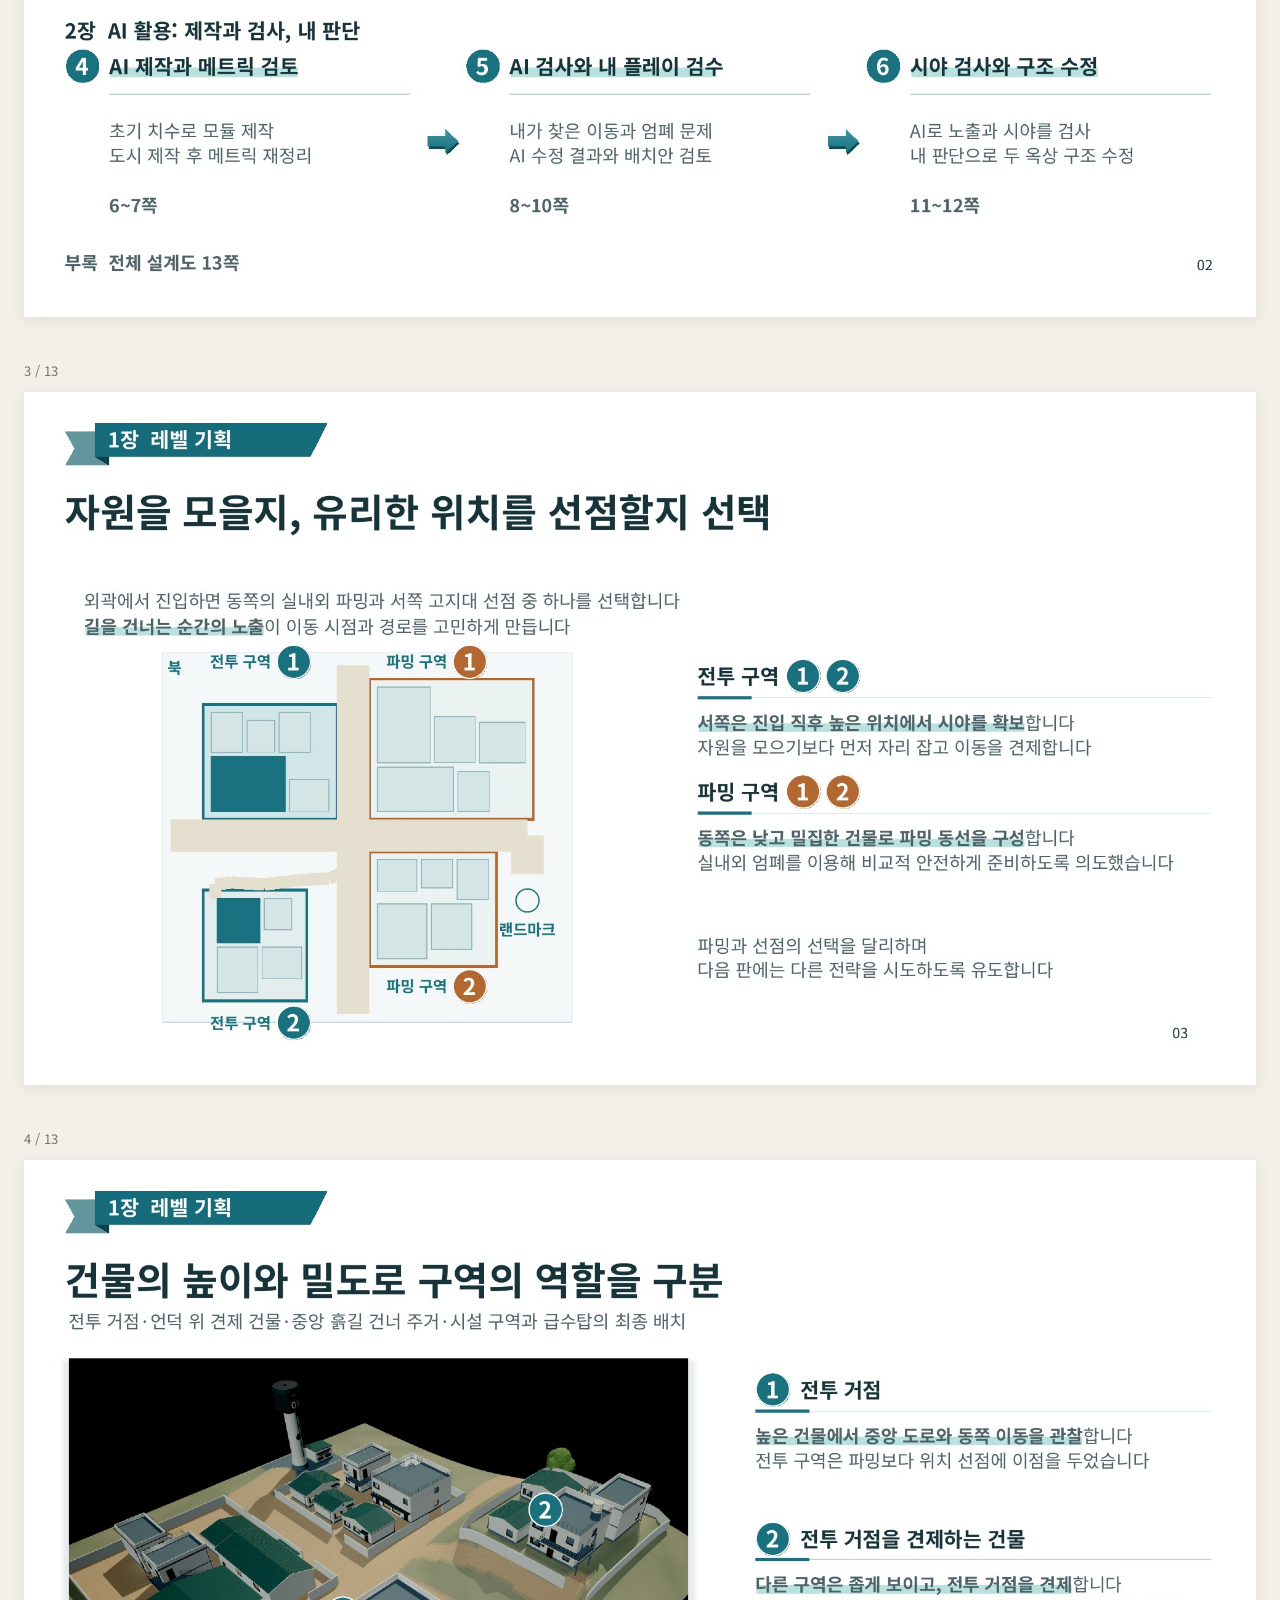
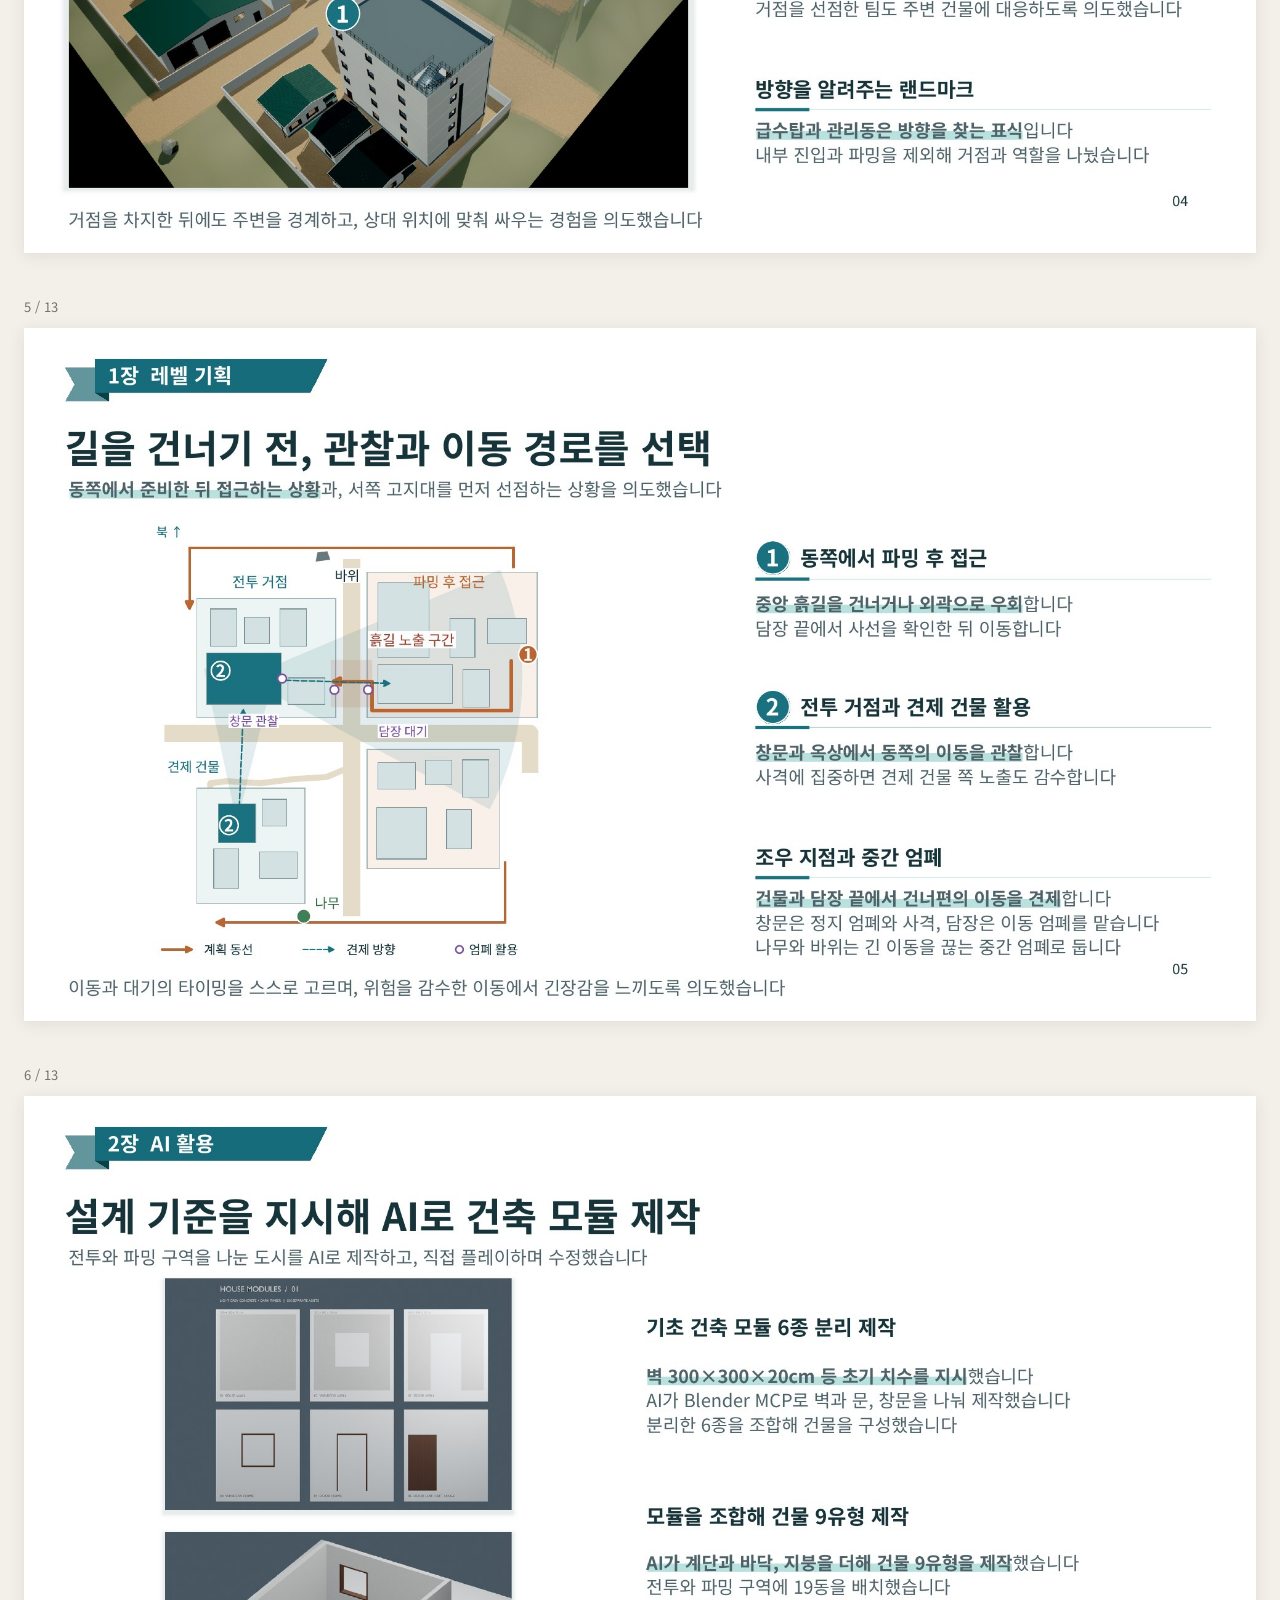
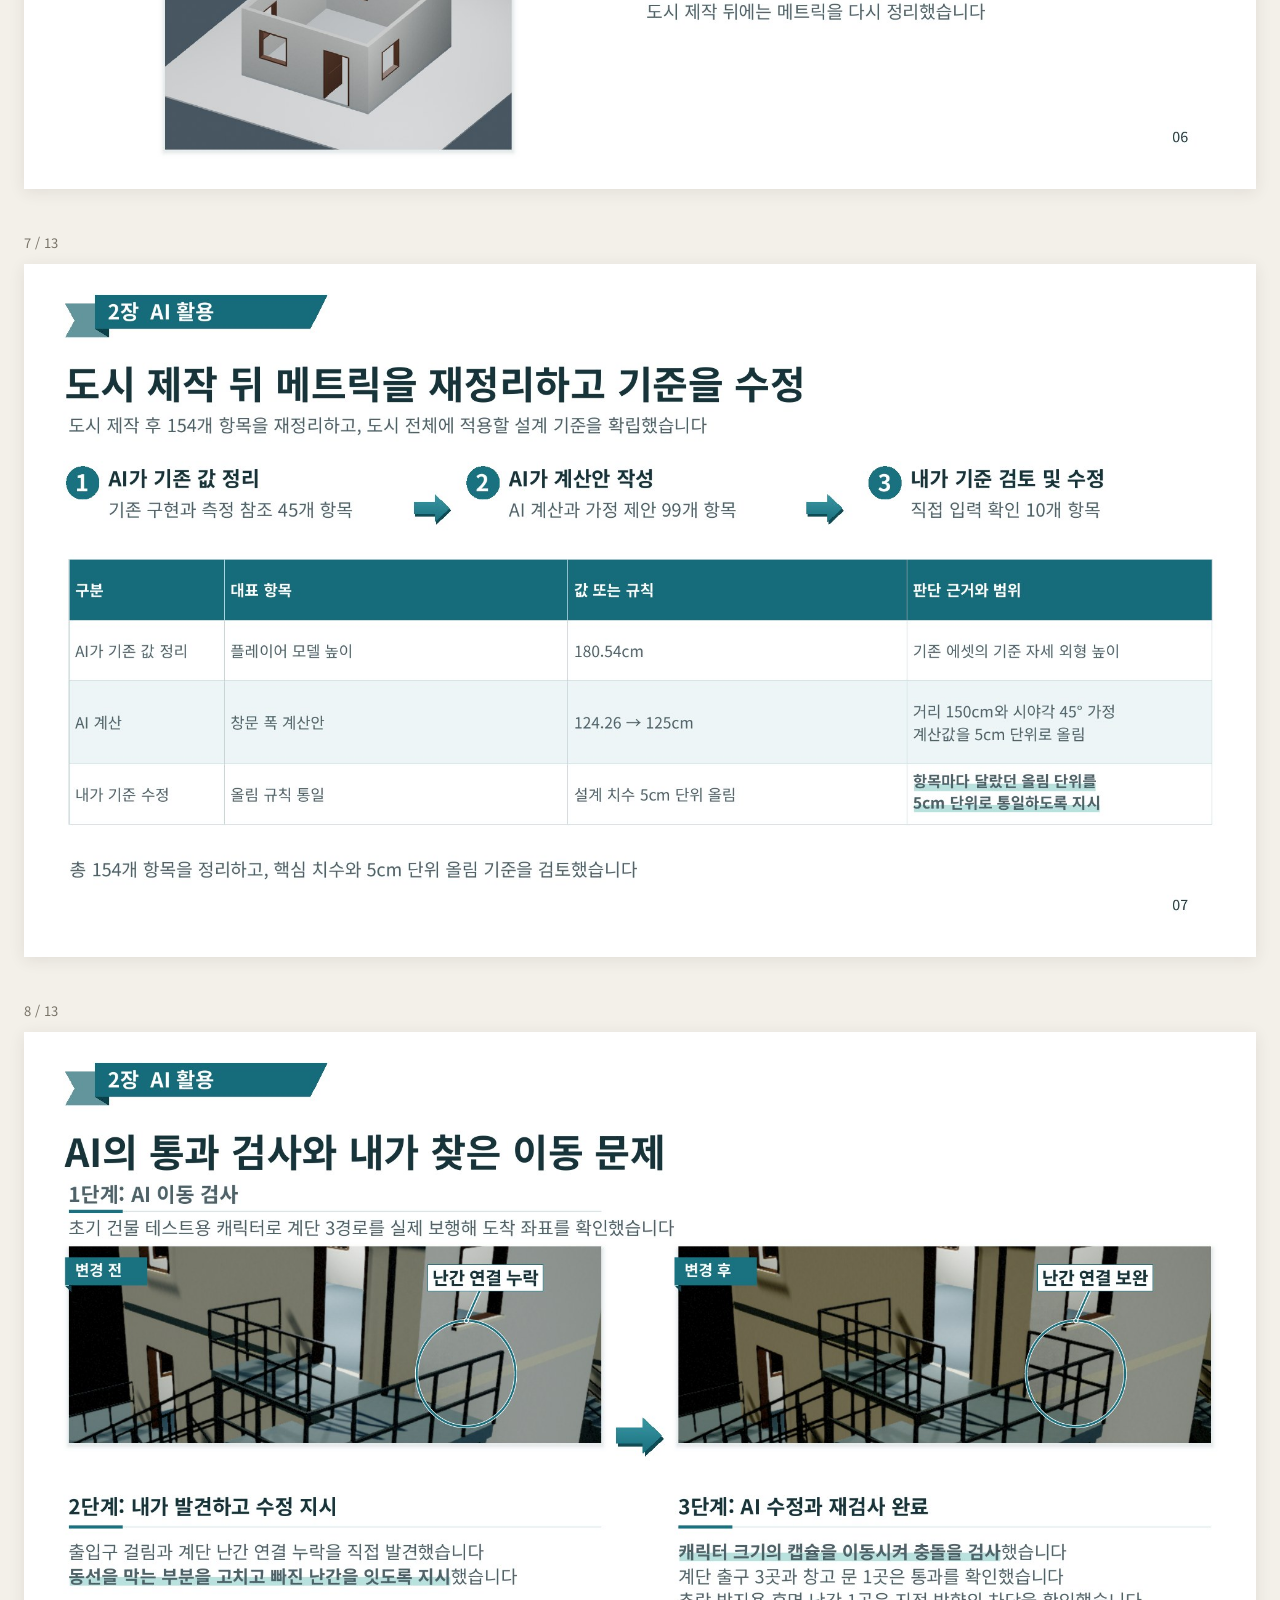
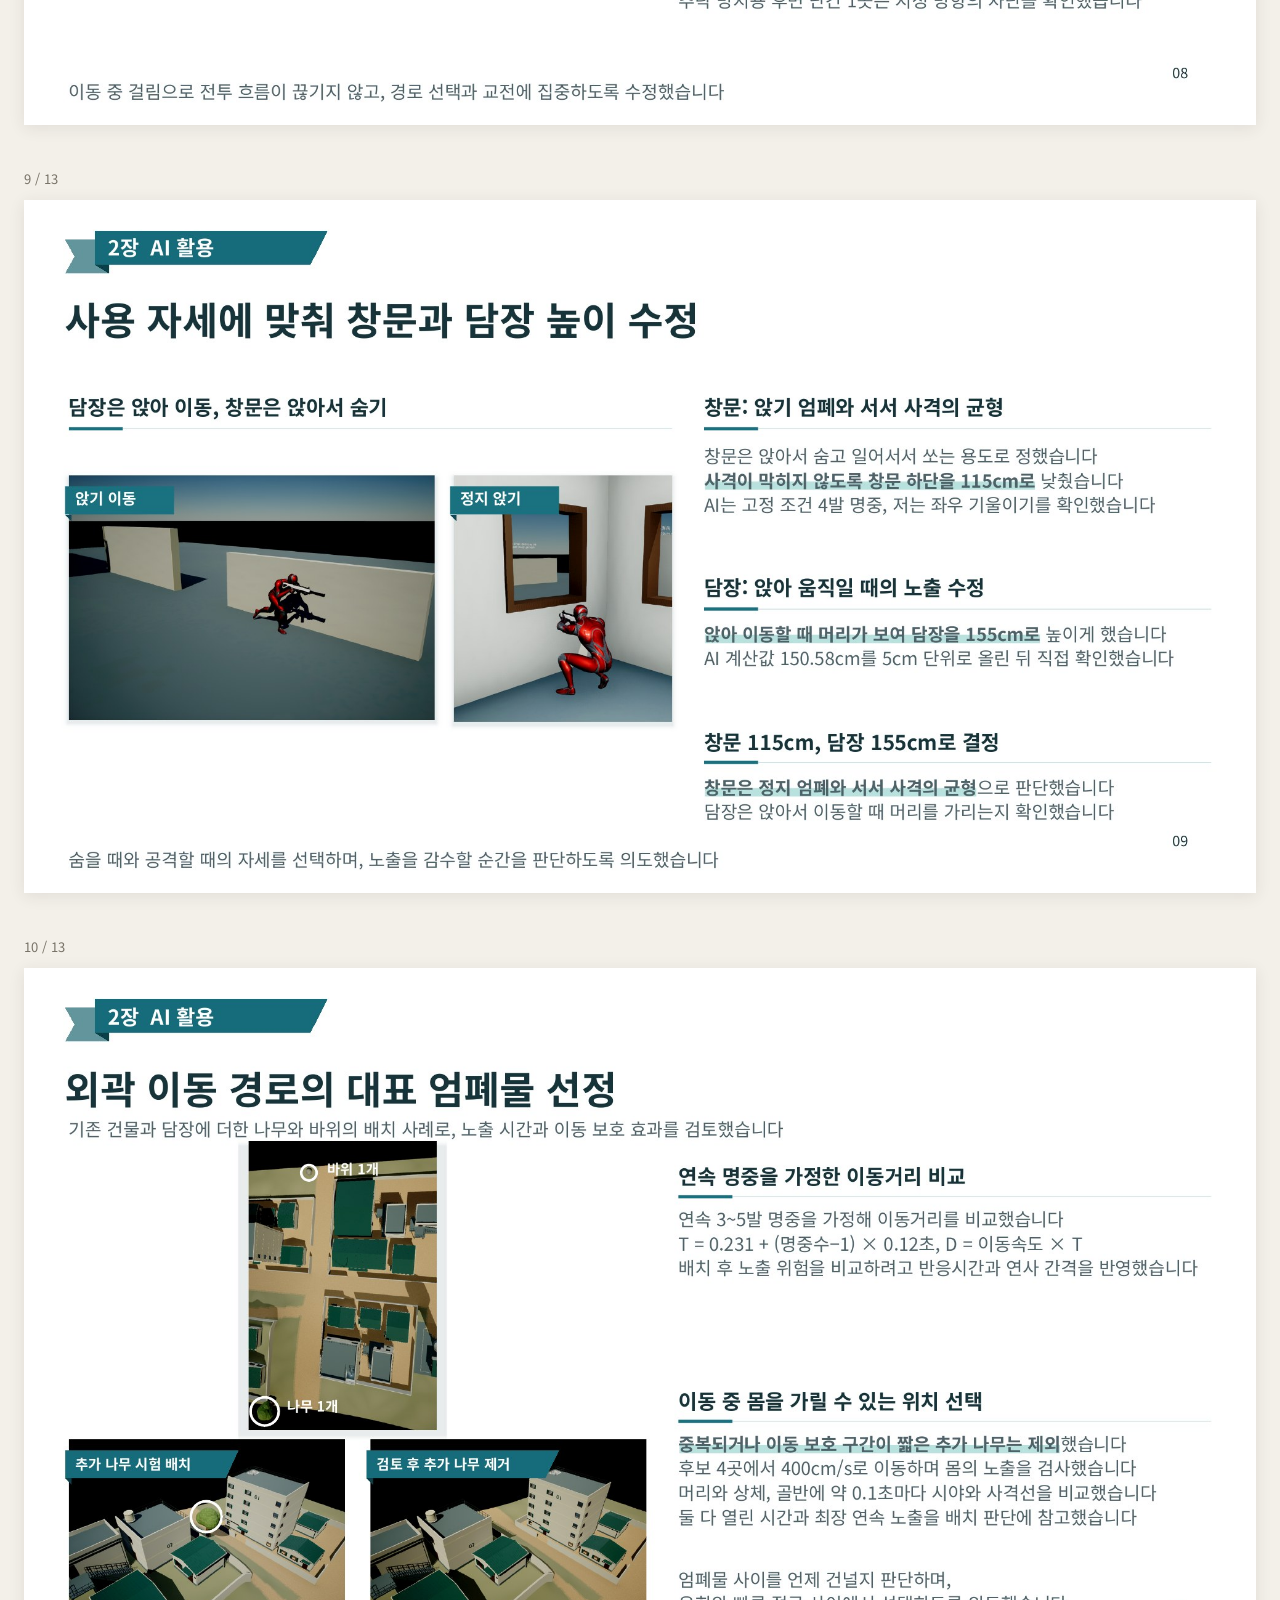
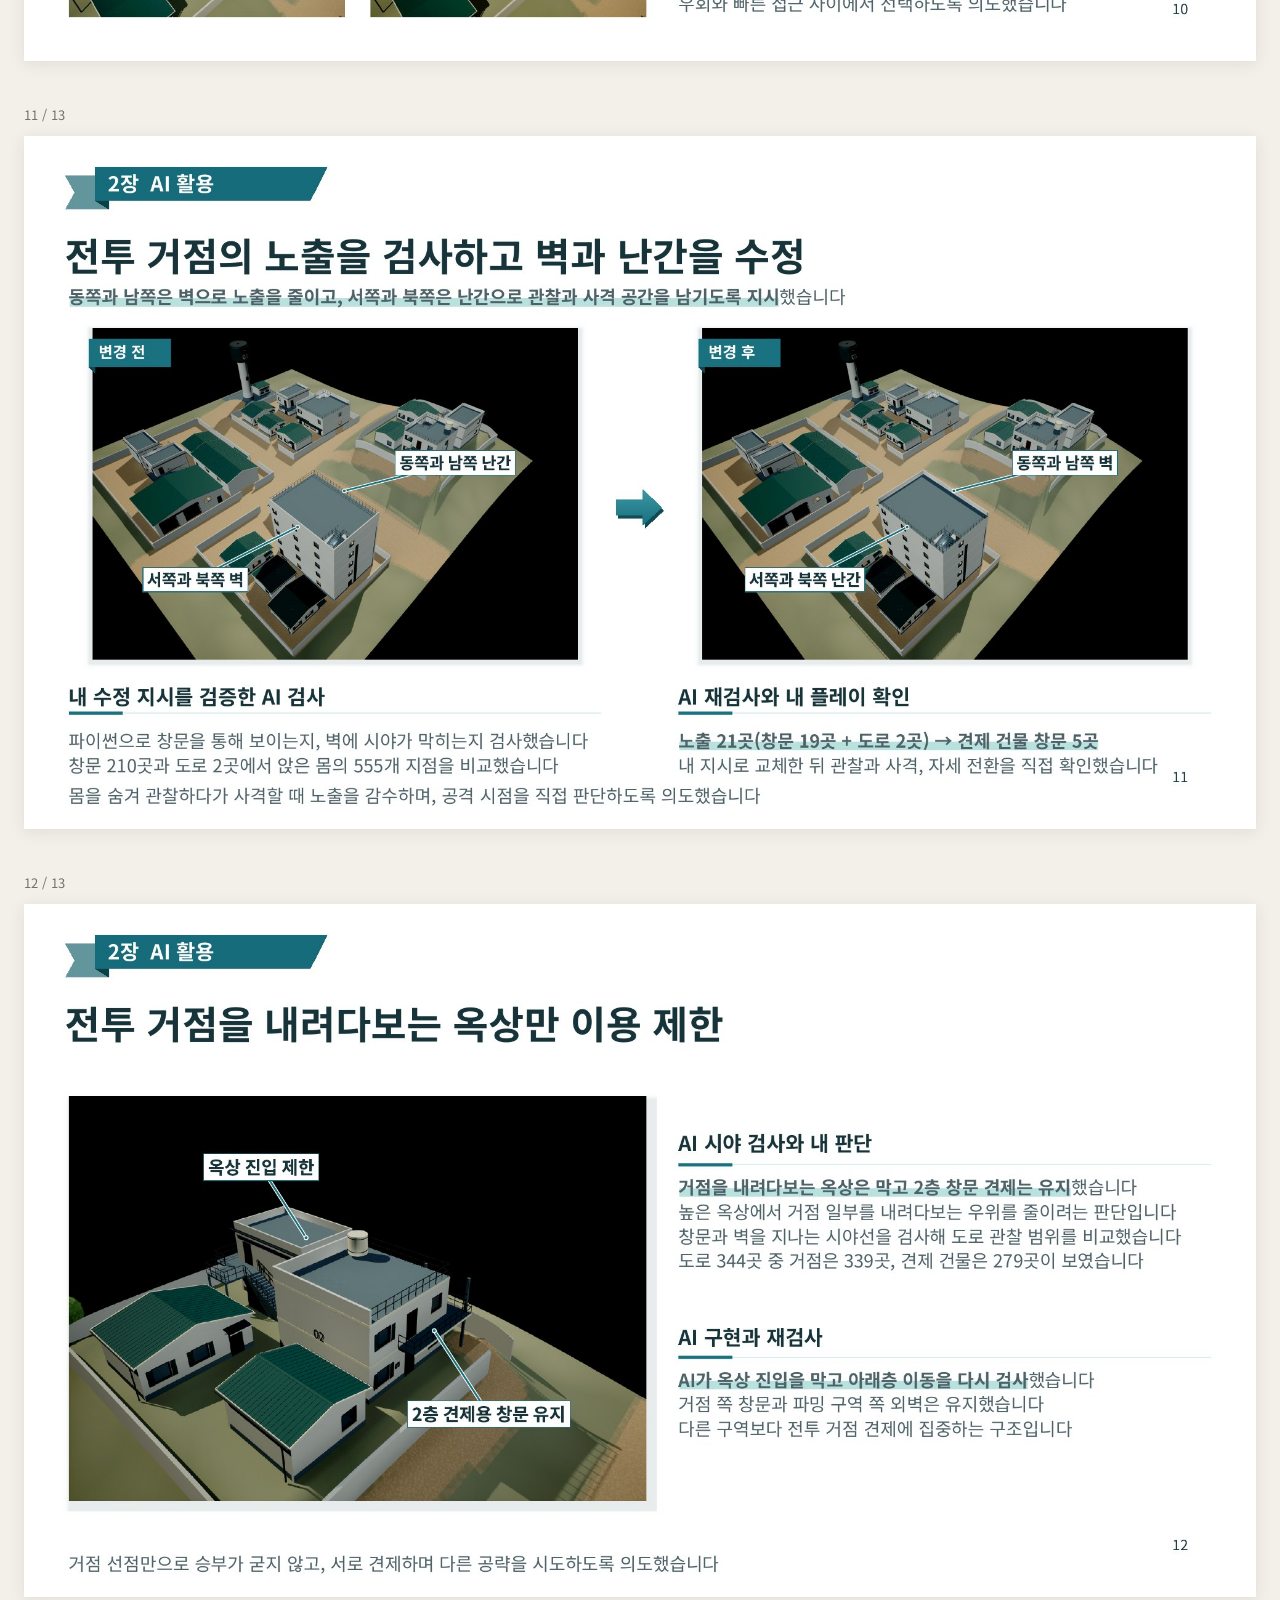
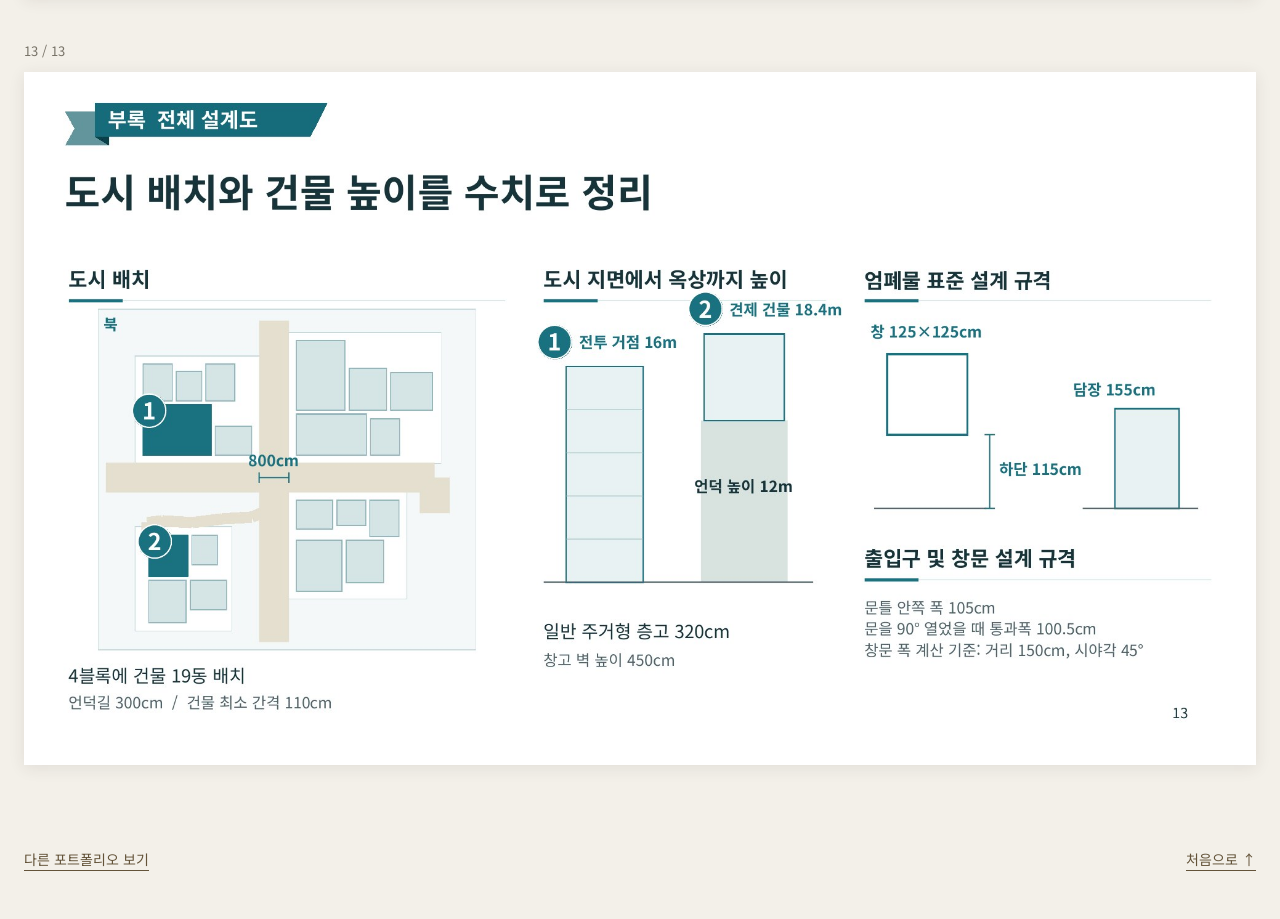
<file: lyra.html>
<!doctype html>
<html lang="ko"><head><meta charset="utf-8"><meta name="viewport" content="width=device-width,initial-scale=1">
<title>TPS 배틀로얄 필드 레벨기획서 | 신진섭</title><meta name="description" content="AI로 레벨을 구성하고 직접 플레이하며 수정한 배틀로얄 도시 설계입니다."><link rel="icon" href="data:,">
<link href="https://fonts.googleapis.com/css2?family=Noto+Sans+KR:wght@400;500;600;700&family=Noto+Serif+KR:wght@400;500;600;700&display=swap" rel="stylesheet">
<link rel="stylesheet" href="./css/documents.css?v=1"></head><body class="document-reader">
 <header class="reader-header"><a href="./index.html#portfolio" class="reader-back">← 포트폴리오 목록</a><span>신진섭</span><a href="./assets/documents/lyra/lyra.pdf" download="신진섭_TPS_배틀로얄_필드_레벨기획서.pdf">PDF 다운로드</a></header>
 <main><section class="reader-intro"><p>AI를 활용한 배틀로얄 레벨 설계</p><h1>TPS 배틀로얄 필드 레벨기획서</h1><p>AI로 레벨을 구성하고 직접 플레이하며 수정한 배틀로얄 도시 설계입니다.</p></section>
 <nav class="reader-controls" aria-label="문서 탐색"><div><label for="page-select">페이지</label> <select id="page-select"><option value="page-1">1쪽</option><option value="page-2">2쪽</option><option value="page-3">3쪽</option><option value="page-4">4쪽</option><option value="page-5">5쪽</option><option value="page-6">6쪽</option><option value="page-7">7쪽</option><option value="page-8">8쪽</option><option value="page-9">9쪽</option><option value="page-10">10쪽</option><option value="page-11">11쪽</option><option value="page-12">12쪽</option><option value="page-13">13쪽</option></select><span> / 13</span></div><a href="./assets/documents/lyra/lyra.pdf" target="_blank" rel="noopener">PDF 원본 열기 ↗</a></nav>
 <div class="document-pages"><figure id="page-1" class="document-page"><figcaption>1 / 13</figcaption><img src="./assets/documents/lyra/page-01.jpg" alt="TPS 배틀로얄 필드 레벨기획서 1쪽" width="2000" height="1125" loading="eager" decoding="async"></figure><figure id="page-2" class="document-page"><figcaption>2 / 13</figcaption><img src="./assets/documents/lyra/page-02.jpg" alt="TPS 배틀로얄 필드 레벨기획서 2쪽" width="2000" height="1125" loading="lazy" decoding="async"></figure><figure id="page-3" class="document-page"><figcaption>3 / 13</figcaption><img src="./assets/documents/lyra/page-03.jpg" alt="TPS 배틀로얄 필드 레벨기획서 3쪽" width="2000" height="1125" loading="lazy" decoding="async"></figure><figure id="page-4" class="document-page"><figcaption>4 / 13</figcaption><img src="./assets/documents/lyra/page-04.jpg" alt="TPS 배틀로얄 필드 레벨기획서 4쪽" width="2000" height="1125" loading="lazy" decoding="async"></figure><figure id="page-5" class="document-page"><figcaption>5 / 13</figcaption><img src="./assets/documents/lyra/page-05.jpg" alt="TPS 배틀로얄 필드 레벨기획서 5쪽" width="2000" height="1125" loading="lazy" decoding="async"></figure><figure id="page-6" class="document-page"><figcaption>6 / 13</figcaption><img src="./assets/documents/lyra/page-06.jpg" alt="TPS 배틀로얄 필드 레벨기획서 6쪽" width="2000" height="1125" loading="lazy" decoding="async"></figure><figure id="page-7" class="document-page"><figcaption>7 / 13</figcaption><img src="./assets/documents/lyra/page-07.jpg" alt="TPS 배틀로얄 필드 레벨기획서 7쪽" width="2000" height="1125" loading="lazy" decoding="async"></figure><figure id="page-8" class="document-page"><figcaption>8 / 13</figcaption><img src="./assets/documents/lyra/page-08.jpg" alt="TPS 배틀로얄 필드 레벨기획서 8쪽" width="2000" height="1125" loading="lazy" decoding="async"></figure><figure id="page-9" class="document-page"><figcaption>9 / 13</figcaption><img src="./assets/documents/lyra/page-09.jpg" alt="TPS 배틀로얄 필드 레벨기획서 9쪽" width="2000" height="1125" loading="lazy" decoding="async"></figure><figure id="page-10" class="document-page"><figcaption>10 / 13</figcaption><img src="./assets/documents/lyra/page-10.jpg" alt="TPS 배틀로얄 필드 레벨기획서 10쪽" width="2000" height="1125" loading="lazy" decoding="async"></figure><figure id="page-11" class="document-page"><figcaption>11 / 13</figcaption><img src="./assets/documents/lyra/page-11.jpg" alt="TPS 배틀로얄 필드 레벨기획서 11쪽" width="2000" height="1125" loading="lazy" decoding="async"></figure><figure id="page-12" class="document-page"><figcaption>12 / 13</figcaption><img src="./assets/documents/lyra/page-12.jpg" alt="TPS 배틀로얄 필드 레벨기획서 12쪽" width="2000" height="1125" loading="lazy" decoding="async"></figure><figure id="page-13" class="document-page"><figcaption>13 / 13</figcaption><img src="./assets/documents/lyra/page-13.jpg" alt="TPS 배틀로얄 필드 레벨기획서 13쪽" width="2000" height="1125" loading="lazy" decoding="async"></figure></div>
 <footer class="reader-footer"><a href="./index.html#portfolio">다른 포트폴리오 보기</a><a href="#page-1">처음으로 ↑</a></footer></main><script src="./js/document-reader.js?v=1"></script></body></html>
</file>
<file: css/style.css>
:root{
  color-scheme:dark;
  --bg:#0e1013;
  --panel:#15191e;
  --panel-2:#111419;
  --line:#2b3139;
  --text:#f2f4f7;
  --muted:#97a1ad;
  --soft:#c9ced6;
  --accent:#d97843;
  --accent-soft:#38251b;
  --max:1440px;
}
*{box-sizing:border-box}
html{scroll-behavior:smooth}
body{
  margin:0;
  background:var(--bg);
  color:var(--text);
  font-family:Inter,Pretendard,"Noto Sans KR",system-ui,-apple-system,BlinkMacSystemFont,"Segoe UI",sans-serif;
}
a{color:inherit;text-decoration:none}
button,a{touch-action:manipulation}
button:focus-visible,a:focus-visible{outline:2px solid var(--accent);outline-offset:3px}
body.mission-lock{overflow:hidden}

.mission-briefing{
  position:fixed;
  inset:0;
  z-index:1000;
  display:grid;
  place-items:center;
  overflow:hidden;
  color:#2d2118;
  isolation:isolate;
}
.mission-briefing[hidden]{display:none}
.mission-shade{
  position:absolute;
  inset:0;
  z-index:-1;
  background:radial-gradient(circle at 50% 44%,rgba(55,45,35,.5),rgba(6,9,13,.96) 68%),rgba(4,7,10,.9);
  backdrop-filter:blur(8px) saturate(.68);
  animation:mission-shade-in .35s ease both;
}
.mission-stage{position:relative;width:min(94vw,960px);height:min(94vh,880px);display:grid;place-items:center}
.mission-prompt{
  position:absolute;
  top:clamp(15%,20vh,22%);
  z-index:3;
  display:flex;
  flex-direction:column;
  align-items:center;
  color:#f4ead9;
  text-align:center;
  text-shadow:0 2px 12px #000;
  transition:opacity .18s ease,transform .18s ease;
}
.mission-prompt span{color:#c9b99d;font-size:clamp(13px,1.2vw,16px);letter-spacing:.16em}
.mission-prompt strong{margin-top:7px;font-size:clamp(20px,2.3vw,29px);font-weight:700;letter-spacing:-.03em}
.mission-prompt i{margin-top:2px;color:#d5af69;font-family:Arial,sans-serif;font-size:38px;font-style:normal;font-weight:900;line-height:.85;animation:mission-nudge 1.1s ease-in-out infinite}
.mission-sealed{
  position:absolute;
  z-index:2;
  width:min(82vw,820px);
  padding:0;
  border:0;
  background:none;
  cursor:pointer;
  filter:drop-shadow(0 25px 32px rgba(0,0,0,.58));
  animation:mission-sealed-in .55s cubic-bezier(.2,.8,.2,1) both;
}
.mission-sealed img{display:block;width:100%;height:auto;transition:transform .25s ease,filter .25s ease,opacity .22s ease}
.mission-sealed:hover img,.mission-sealed:focus-visible img{transform:translateY(-4px) scale(1.012);filter:brightness(1.08)}
.mission-sealed:focus-visible{outline:0}
.mission-open{
  position:absolute;
  width:min(82vw,610px);
  height:min(92vh,850px);
  display:grid;
  place-items:center;
  opacity:0;
  pointer-events:none;
  filter:drop-shadow(0 28px 38px rgba(0,0,0,.66));
  clip-path:inset(48% 0 48% 0 round 4px);
  transform:scale(.88);
}
.mission-open>img{position:absolute;inset:0;width:100%;height:100%;object-fit:contain}
.mission-copy{position:relative;z-index:1;width:62%;max-height:82%;box-sizing:border-box;margin-top:1%;padding-top:12px;color:#24170f;font-family:"Noto Sans KR","Malgun Gothic",sans-serif;font-weight:500;text-align:left;opacity:0;transform:translateY(9px);word-break:keep-all}
.mission-eyebrow{display:table;margin:0 auto 6px;padding:2px 10px 3px;border:0;background:none;color:#3f2116;font-family:"Noto Sans KR","Malgun Gothic",sans-serif;font-size:clamp(13px,1.45vh,15px);font-weight:700;line-height:1.25;letter-spacing:.14em;text-align:center}
.mission-copy h1{margin:0;color:#362217;font-family:"Song Myung","Noto Serif KR","Batang",serif;font-size:clamp(28px,3.8vh,38px);font-weight:400;line-height:1.25;letter-spacing:-.035em;text-align:center}
.mission-rule{display:block;width:54px;height:1px;margin:clamp(8px,1.2vh,13px) auto;background:#a16a3c;box-shadow:15px 0 0 -.25px #a16a3c,-15px 0 0 -.25px #a16a3c}
.mission-section{margin:0 0 clamp(6px,.9vh,9px)}
.mission-section h2,.mission-orders h2{margin:0 0 5px;color:#472619;font-family:"Noto Sans KR","Malgun Gothic",sans-serif;font-size:clamp(16px,1.95vh,19px);font-weight:700;line-height:1.35;letter-spacing:.035em}
.mission-section p{margin:0 0 4px;font-size:clamp(13px,1.65vh,15px);line-height:1.55}
.mission-section p:last-child{margin-bottom:0}
.mission-facts ul{margin:0;padding-left:1.25em;font-size:clamp(12.5px,1.55vh,14.5px);line-height:1.5}
.mission-facts li::marker{color:#8c5130}
.mission-orders{margin:clamp(7px,1vh,10px) 0 0;padding:clamp(7px,1vh,10px) 0;border-top:1px solid rgba(118,75,43,.4);border-bottom:1px solid rgba(118,75,43,.4)}
.mission-orders ol{margin:0;padding-left:1.45em;font-size:clamp(12.5px,1.55vh,14.5px);line-height:1.5}
.mission-caution{margin:clamp(6px,.9vh,9px) 0 0;color:#40291d;font-size:clamp(11.5px,1.4vh,13px);font-weight:600;line-height:1.45;text-align:center}
.mission-start{display:flex;align-items:center;justify-content:center;gap:13px;width:fit-content;max-width:100%;min-height:64px;margin:clamp(8px,1.3vh,13px) auto 0;padding:3px 6px;border:0;background:none;color:#4c291c;font-family:"Noto Sans KR","Malgun Gothic",sans-serif;font-size:14px;font-weight:700;cursor:pointer}
.mission-wax-seal{position:relative;display:grid;place-items:center;flex:0 0 58px;width:58px;height:58px;border-radius:46% 53% 45% 51% / 51% 44% 54% 46%;background:radial-gradient(ellipse at 30% 20%,#bf6254 0,transparent 42%),radial-gradient(ellipse at 65% 75%,#672721,#a34839 72%);box-shadow:inset 1px 2px 2px #d78b6c,inset -2px -3px 3px #632b25,1px 4px 3px #48231455;transform:rotate(-9deg);transition:transform .18s ease,box-shadow .18s ease}
.mission-wax-seal::before{content:"";position:absolute;inset:9px;border-radius:50%;border:1px solid #642b24;box-shadow:0 1px 0 #d18366,inset 0 1px 2px #56211e88}
.mission-wax-seal span{font-family:Georgia,serif;font-size:27px;font-weight:400;color:#652c25;text-shadow:0 1px 0 #d68a6c;line-height:1}
.mission-start-label{line-height:1.6;text-align:left;word-break:keep-all}
.mission-click{display:inline-block;font-size:12px;font-weight:500;color:#6a4430}
.mission-start:hover .mission-wax-seal,.mission-start:focus-visible .mission-wax-seal{transform:translateY(-3px) rotate(-5deg);box-shadow:inset 1px 2px 2px #d78b6c,inset -2px -3px 3px #632b25,2px 7px 5px #48231466}
.mission-start:hover .mission-start-label{text-decoration:underline;text-underline-offset:4px;text-decoration-color:#946547}
.mission-start:focus-visible{outline:2px solid #673d29;outline-offset:4px;border-radius:6px}
.mission-briefing.is-opening .mission-prompt,.mission-briefing.is-opened .mission-prompt{opacity:0;transform:translateY(-10px);pointer-events:none}
.mission-briefing.is-opening .mission-sealed,.mission-briefing.is-opened .mission-sealed{animation:mission-seal-break .18s ease both;pointer-events:none}
.mission-briefing.is-opening .mission-open,.mission-briefing.is-opened .mission-open{animation:mission-unroll .32s cubic-bezier(.24,.83,.32,1) both}
.mission-briefing.is-opened .mission-open{opacity:1;clip-path:inset(0);transform:scale(1);pointer-events:auto}
.mission-briefing.is-opening .mission-copy,.mission-briefing.is-opened .mission-copy{animation:mission-copy-in .18s .08s ease both}
.mission-replay{position:fixed;right:18px;bottom:18px;z-index:100;display:flex;align-items:center;gap:7px;min-height:40px;padding:8px 12px;border:1px solid #53483d;border-radius:4px;background:rgba(18,21,25,.94);color:#dbb783;box-shadow:0 5px 18px rgba(0,0,0,.3);font:inherit;font-size:13px;font-weight:650;cursor:pointer}
.mission-replay[hidden]{display:none}
.mission-replay:hover,.mission-replay:focus-visible{border-color:var(--accent);color:#f0c28d}
@keyframes mission-shade-in{from{opacity:0}}
@keyframes mission-sealed-in{from{opacity:0;transform:translateY(22px) scale(.92)}}
@keyframes mission-nudge{0%,100%{transform:translateY(0)}50%{transform:translateY(7px)}}
@keyframes mission-seal-break{to{opacity:0;transform:scale(1.08);filter:brightness(1.3) blur(4px)}}
@keyframes mission-unroll{0%{opacity:0;clip-path:inset(48% 0 48% 0 round 4px);transform:scale(.88)}22%{opacity:1}100%{opacity:1;clip-path:inset(0);transform:scale(1)}}
@keyframes mission-copy-in{to{opacity:1;transform:translateY(0)}}

.site-header{
  position:sticky;
  top:0;
  z-index:20;
  max-width:var(--max);
  margin:0 auto;
  min-height:70px;
  padding:0 28px;
  display:flex;
  align-items:center;
  justify-content:space-between;
  gap:20px;
  border-bottom:1px solid rgba(43,49,57,.88);
  background:rgba(14,16,19,.92);
  backdrop-filter:blur(14px);
}
.brand{display:flex;align-items:baseline;gap:10px}
.brand-kicker{font-size:10px;letter-spacing:.18em;color:var(--muted)}
.brand-name{font-size:13px;font-weight:800;letter-spacing:.05em}
.nav{display:flex;gap:22px;flex-wrap:wrap}
.nav a{font-size:11px;letter-spacing:.12em;color:var(--muted)}
.nav a:hover{color:var(--text)}

main{max-width:var(--max);margin:0 auto}
.hero{
  min-height:430px;
  padding:74px 28px 42px;
  display:grid;
  grid-template-columns:minmax(0,1fr) minmax(220px,.34fr);
  gap:46px;
  border-bottom:1px solid var(--line);
}
.eyebrow,.about-kicker{
  margin:0 0 15px;
  color:var(--accent);
  font-size:11px;
  letter-spacing:.16em;
  font-weight:800;
}
.hero h1{
  margin:0;
  max-width:940px;
  font-size:clamp(28px,4.5vw,64px);
  line-height:1.16;
  letter-spacing:-.055em;
  font-weight:850;
  word-break:keep-all;
}
.hero h1 .hero-emphasis{color:var(--accent)}
.hero h1 .hero-phrase{white-space:nowrap}
.hero-summary{
  max-width:760px;
  margin:28px 0 0;
  color:var(--soft);
  font-size:clamp(16px,2vw,22px);
  line-height:1.65;
  white-space:pre-line;
  word-break:keep-all;
}
.hero-actions{display:flex;flex-wrap:wrap;gap:10px;margin-top:28px}
.link-button,.project-link{
  display:inline-flex;
  min-height:42px;
  align-items:center;
  justify-content:center;
  padding:0 14px;
  border:1px solid var(--line);
  background:#171b20;
  color:var(--text);
  font-size:12px;
  letter-spacing:.05em;
}
.link-button.primary,.project-link.primary{
  border-color:var(--accent);
  background:var(--accent-soft);
}
.link-button:hover,.project-link:hover{border-color:#59616d}
.hero-meta{
  align-self:end;
  display:grid;
  gap:22px;
  padding-left:22px;
  border-left:1px solid var(--line);
}
.hero-meta div{display:grid;gap:7px}
.meta-label{font-size:10px;letter-spacing:.14em;color:var(--muted)}
.hero-meta span:last-child{font-size:12px;line-height:1.6}

.section{
  padding:64px 28px 80px;
  border-bottom:1px solid var(--line);
}
.section-head{
  display:grid;
  grid-template-columns:minmax(260px,.65fr) minmax(260px,.35fr);
  gap:32px;
  align-items:end;
  margin-bottom:26px;
}
.section-index{margin:0 0 8px;font-size:11px;color:var(--accent);letter-spacing:.16em}
.section h2{margin:0;font-size:clamp(32px,5vw,64px);line-height:.95;letter-spacing:-.045em}
.section-desc{margin:0;color:var(--muted);font-size:13px;line-height:1.75}

.viewer-shell{border:1px solid var(--line);background:var(--panel)}
.viewer-toolbar{
  display:flex;
  justify-content:space-between;
  gap:14px;
  padding:12px;
  border-bottom:1px solid var(--line);
}
.toolbar-right{display:flex;gap:8px;flex-wrap:wrap;justify-content:flex-end}
.control-row{display:flex;gap:8px;flex-wrap:wrap}
.control-row button{
  min-height:40px;
  padding:0 12px;
  border:1px solid var(--line);
  background:#1a1e24;
  color:var(--text);
  font:inherit;
  font-size:11px;
  letter-spacing:.06em;
  cursor:pointer;
}
.control-row button:hover{border-color:#59616d}
.control-row button.active{
  border-color:var(--accent);
  background:var(--accent-soft);
}
.control-row button:disabled{
  opacity:.38;
  cursor:not-allowed;
}
.viewer-stage{
  position:relative;
  min-height:600px;
  background:radial-gradient(circle at 50% 20%,#202630 0%,#12161c 48%,#0d1014 100%);
}
#viewer-canvas{
  display:block;
  width:100%;
  height:72vh;
  min-height:600px;
  max-height:900px;
}
.viewer-status{
  position:absolute;
  left:16px;
  top:16px;
  padding:9px 11px;
  border:1px solid var(--line);
  background:rgba(14,16,19,.9);
  color:var(--muted);
  font-size:12px;
}
.viewer-status.error{color:#ffd1bd;border-color:#7d422f}
.viewer-help{
  position:absolute;
  right:16px;
  bottom:14px;
  color:var(--muted);
  font-size:11px;
}
.viewer-note{
  display:flex;
  gap:10px;
  padding:12px 14px;
  border-top:1px solid var(--line);
  color:var(--muted);
  font-size:12px;
}
.viewer-note strong{color:var(--text);white-space:nowrap}

.portfolio-grid{
  display:grid;
  grid-template-columns:repeat(3,minmax(0,1fr));
  gap:14px;
}
.project-card{
  min-width:0;
  min-height:330px;
  padding:22px;
  border:1px solid var(--line);
  background:var(--panel);
  display:flex;
  flex-direction:column;
}
.project-card:hover{border-color:#4b535e}
.project-top{
  display:flex;
  justify-content:space-between;
  gap:16px;
  margin-bottom:44px;
}
.project-index{color:var(--accent);font-size:11px;letter-spacing:.14em}
.project-status{
  color:var(--muted);
  font-size:10px;
  letter-spacing:.08em;
  text-transform:uppercase;
  text-align:right;
}
.project-card h3{
  margin:0;
  font-size:clamp(24px,3vw,38px);
  line-height:1.02;
  letter-spacing:-.035em;
}
.project-role{
  margin:12px 0 0;
  color:var(--soft);
  font-size:13px;
  line-height:1.7;
}
.project-tags{
  display:flex;
  flex-wrap:wrap;
  gap:7px;
  margin:18px 0 0;
}
.project-tag{
  padding:5px 8px;
  border:1px solid var(--line);
  color:var(--muted);
  font-size:10px;
  letter-spacing:.05em;
}
.project-actions{
  display:flex;
  gap:8px;
  flex-wrap:wrap;
  margin-top:auto;
  padding-top:28px;
}
.project-link.disabled{
  opacity:.38;
  pointer-events:none;
}

.about-grid{
  display:grid;
  grid-template-columns:minmax(0,1fr) minmax(260px,.35fr);
  gap:56px;
}
.about-summary{
  margin:0;
  max-width:850px;
  font-size:clamp(22px,3.2vw,46px);
  line-height:1.28;
  letter-spacing:-.035em;
}
.about-links{
  display:grid;
  align-content:end;
  gap:8px;
}
.about-links a{
  min-height:44px;
  display:flex;
  align-items:center;
  justify-content:space-between;
  padding:0 12px;
  border-bottom:1px solid var(--line);
  color:var(--soft);
  font-size:12px;
}
.about-links a:hover{color:var(--text);border-color:var(--accent)}

.footer{
  max-width:var(--max);
  margin:0 auto;
  padding:22px 28px 34px;
  display:flex;
  justify-content:space-between;
  gap:20px;
  color:var(--muted);
  font-size:10px;
  letter-spacing:.08em;
}

@media(max-width:980px){
  .hero{grid-template-columns:1fr}
  .hero-meta{padding-left:0;padding-top:20px;border-left:0;border-top:1px solid var(--line)}
  .section-head,.about-grid{grid-template-columns:1fr}
  .portfolio-grid{grid-template-columns:1fr}
  .project-card{min-height:260px}
  .viewer-toolbar{flex-direction:column}
  .toolbar-right{justify-content:flex-start}
}
@media(max-width:640px){
  .site-header{padding:0 16px;align-items:flex-start;flex-direction:column;justify-content:center;min-height:88px}
  .nav{gap:16px}
  .hero,.section{padding-left:16px;padding-right:16px}
  .hero{padding-top:46px}
  .hero h1{font-size:clamp(24px,7vw,40px)}
  #viewer-canvas{height:62vh;min-height:460px}
  .viewer-help{left:14px;right:14px}
  .viewer-note{flex-direction:column}
  .footer{padding-left:16px;padding-right:16px;flex-direction:column}
  .mission-stage{width:100vw;height:100svh}
  .mission-prompt{top:18%}
  .mission-sealed{width:94vw}
  .mission-open{width:min(96vw,520px);height:min(86svh,760px)}
  .mission-copy{width:63%;max-height:80%;overflow-y:auto;scrollbar-width:thin;scrollbar-color:rgba(102,58,34,.45) transparent}
  .mission-section p{font-size:clamp(11.5px,2.7vw,13px);line-height:1.5}
  .mission-facts ul,.mission-orders ol{font-size:clamp(11px,2.55vw,12.5px)}
  .mission-caution br{display:none}
  .mission-replay{right:12px;bottom:12px}
}
@media(max-height:720px) and (min-width:641px){
  .mission-open{height:94vh;width:min(62vw,490px)}
  .mission-copy{width:62%;max-height:82%;overflow-y:auto;scrollbar-width:thin;scrollbar-color:rgba(102,58,34,.45) transparent}
  .mission-section p{font-size:12.5px;line-height:1.45}
  .mission-facts ul,.mission-orders ol{font-size:12px;line-height:1.45}
  .mission-orders{margin-top:9px;padding-top:8px;padding-bottom:8px}
  .mission-start{margin-top:10px}
}
@media(prefers-reduced-motion:reduce){
  .mission-briefing *{animation-duration:.01ms!important;animation-iteration-count:1!important;transition-duration:.01ms!important}
}

/* Keep the reading area and seal inside the illustrated sheet at every size. */
.mission-open{width:min(94vw,calc(92svh * .6827),650px);height:auto;aspect-ratio:1136 / 1664;}
.mission-copy{position:absolute;top:15%;width:64%;height:64%;max-height:none;margin:0;padding:0 3px;overflow-y:auto;overscroll-behavior:contain;scrollbar-width:thin;scrollbar-color:#946d424d transparent;}
.mission-start{position:absolute;bottom:10.5%;margin:0;}
.mission-start:focus-visible{outline:0;}
.mission-start:focus-visible .mission-wax-seal{outline:2px solid #673d29;outline-offset:4px;}
.mission-start:focus-visible .mission-start-label{text-decoration:underline;text-underline-offset:4px;}
@media(max-width:600px){
 .mission-copy{top:15%;height:57%;}
 .mission-start{bottom:10%;gap:9px;font-size:12px;}
 .mission-wax-seal{width:48px;height:48px;flex-basis:48px;}
 .mission-click{font-size:11px;}
}
.play-section{scroll-margin-top:85px}
.play-toolbar{display:flex;flex-wrap:wrap;gap:10px;align-items:center;margin:0 0 12px}
.play-toolbar button,.play-regions button{border:1px solid #70634f;background:#20242a;color:#e9d3ad;padding:10px 14px;cursor:pointer;font:inherit;border-radius:4px}
.play-toolbar button:hover,.play-regions button:hover{background:#42382e}
#play-hp{margin-left:auto;color:#e4b575;font-weight:700}
.play-layout{display:grid;grid-template-columns:minmax(0,1fr) minmax(300px,370px);gap:14px}
.play-stage{height:clamp(360px,55vw,610px);background:#101419;position:relative;overflow:hidden;border:1px solid #544633}
#play-canvas{display:block;width:100%;height:100%;outline:none}
.play-status,.play-prompt{position:absolute;pointer-events:none;background:#12171bdc;color:#e8d3ad;padding:8px 12px;left:12px;border-radius:3px;font-size:13px}
.play-status{top:12px}.play-status[hidden]{display:none}.play-prompt{bottom:12px}
.play-aside{min-width:0;background:#1b2025;border:1px solid #464c51;padding:18px;color:#d4d2ca;line-height:1.6;display:flex;flex-direction:column;gap:15px}
.play-aside h3{color:#f1c887;margin:0 0 6px;font-size:19px}.play-aside p{margin:0;font-size:14px}
.play-regions{display:flex;flex-wrap:wrap;gap:7px}.play-regions button{font-size:12px;padding:7px 9px}
#play-log{border-top:1px solid #45403a;padding-top:12px;margin-top:auto!important;color:#ecd8ab}
.play-note{font-size:12px;line-height:1.7;color:#a8a8a4;margin:13px 0 0}
@media(max-width:760px){.play-layout{grid-template-columns:1fr}.play-stage{height:clamp(340px,95vw,520px)}}
.play-touch{display:none;justify-content:space-between;align-items:flex-end;gap:16px;padding:16px 0;touch-action:none}
.play-touch button{border:1px solid #9c7745;background:#242a31;color:#f3d4a1;min-width:52px;min-height:52px;border-radius:9px;font:inherit;font-weight:700;touch-action:none}
.play-touch>div:last-child{display:flex;gap:10px}.play-dpad{text-align:center}.play-dpad span{display:flex;gap:5px;margin-top:4px}
@media(hover:none),(pointer:coarse){.play-touch{display:flex}}
.region-dialog{width:min(540px,calc(100vw - 30px));border:1px solid #a47b48;background:#242522;color:#e9e0cf;padding:30px;box-shadow:0 20px 90px #000a;line-height:1.7}
.region-dialog::backdrop{background:#05080bc4}.region-dialog h3{color:#f1c887;margin:0 30px 10px 0}.region-dialog p{margin:0 0 12px}.region-dialog img{width:100%;max-height:350px;object-fit:contain}.region-dialog #region-close{position:absolute;right:12px;top:9px;background:none;border:0;color:#e9d3ad;font-size:28px;cursor:pointer}

/* Field notes appear only after a numbered location is reached. */
.play-aside{min-height:280px;max-height:clamp(360px,55vw,610px);overflow-y:auto}
.play-aside #play-information:empty{display:none}
.play-aside #play-information p{margin:0 0 12px;line-height:1.75}
.play-aside #play-information,.region-dialog #field-note-content{word-break:keep-all;overflow-wrap:anywhere}
.play-aside #play-information mark,.region-dialog #field-note-content mark{color:inherit;font-weight:750;background:linear-gradient(transparent 54%,#929d8b94 54%,#929d8b94 91%,transparent 91%);padding:0 .03em;box-decoration-break:clone;-webkit-box-decoration-break:clone}
.play-aside #play-information p{font-size:13.5px}
.region-dialog{max-width:calc(100vw - 30px)}
.region-dialog #field-note-content p{margin:0 0 11px;font-size:14px;line-height:1.7}
#play-log{margin:9px 0 0!important;border:0;padding:0;color:#cbb991;font-size:13px;min-height:22px}
@media(max-width:760px){.play-aside{min-height:130px;max-height:380px}}
.field-notes{margin-top:14px;border-top:1px solid #504538;padding-top:11px;color:#dbc49e}
.field-notes summary{cursor:pointer;width:max-content;max-width:100%}
.field-notes #field-note-links{display:flex;flex-wrap:wrap;gap:8px;margin-top:12px}
.field-notes button{border:1px solid #70634f;background:#20242a;color:#e9d3ad;padding:8px 12px;border-radius:4px;cursor:pointer;font:inherit}
.viewer-notes{padding:13px 16px;border-top:1px solid var(--line);color:#dbc49e}
.viewer-notes summary{width:max-content;max-width:100%;cursor:pointer;font-size:13px}
#viewer-note-links{display:flex;flex-wrap:wrap;gap:8px;margin-top:12px}
#viewer-note-links .viewer-note-group{display:flex;flex-wrap:wrap;align-items:center;gap:8px;width:100%}
#viewer-note-links .viewer-note-group h4{width:100%;margin:5px 0 0;font-size:13px;font-weight:600}
#viewer-note-links button{border:1px solid #70634f;background:#20242a;color:#e9d3ad;border-radius:4px;padding:8px 12px;cursor:pointer;font:inherit;font-size:12px}
#viewer-note-links button:hover{background:#42382e}
.viewer-note-dialog{width:min(660px,calc(100vw - 28px));max-height:min(78vh,720px);overflow-y:auto;border:1px solid #b18c5e;border-radius:6px;padding:clamp(20px,4vw,36px);background:#242522;color:#f4eee1;box-shadow:0 28px 100px #000b;word-break:keep-all;overflow-wrap:anywhere}
.viewer-note-dialog::backdrop{background:#05080bd6;backdrop-filter:blur(3px)}
.viewer-note-dialog #viewer-note-source{margin:0 32px 8px 0;color:#d4a96d;font-size:12px;letter-spacing:.06em}
.viewer-note-dialog h3{margin:0 32px 22px 0;font-size:clamp(20px,4vw,30px);line-height:1.35;color:#f6d99f}
.viewer-note-dialog #viewer-note-content p{margin:0 0 16px;font-size:clamp(15px,2.6vw,18px);line-height:1.7}
.viewer-note-dialog #viewer-note-content mark{color:inherit;font-weight:750;background:linear-gradient(transparent 54%,#929d8b94 54%,#929d8b94 91%,transparent 91%);padding:0 .03em;box-decoration-break:clone;-webkit-box-decoration-break:clone}
.viewer-note-dialog #viewer-note-close{position:absolute;right:12px;top:10px;border:0;background:transparent;color:#f4eee1;font-size:32px;line-height:1;cursor:pointer}
</file>
<file: css/briefing-letter.css>
/* Paper and envelope remain separate so the seal can be an accessible button. */
.mission-stage{width:100vw;height:100svh}
.mission-prompt{top:max(6%,env(safe-area-inset-top));gap:0}
.mission-prompt span{font-family:"Noto Serif KR",serif;font-size:12px;letter-spacing:.12em}
.mission-prompt strong{font-family:"Noto Serif KR",serif;font-size:17px;font-weight:500}
.mission-prompt i{font-size:25px}
.mission-sealed{
  top:50%;width:min(90vw,740px,calc(65svh * 1615 / 974));
  height:auto;aspect-ratio:1615 / 974;
  transform:translateY(-45%);
  animation:envelope-arrive .45s ease both;
}
.mission-sealed img{width:100%;height:100%;object-fit:contain}
.mission-open{
  top:50%;width:min(96vw,900px,calc(88svh * 1362 / 1155));
  height:auto;aspect-ratio:1362 / 1155;
  clip-path:none;transform:translateY(-50%) scale(.96);
  filter:drop-shadow(0 25px 28px #0009);
}
.mission-open>.mission-paper{
  position:absolute;inset:0;width:100%;height:100%;object-fit:fill;z-index:1;
}
.mission-open>.mission-envelope-back{
  position:absolute;width:116%;height:auto;left:-8%;top:13%;z-index:0;
  object-fit:contain;filter:brightness(.87);
}
.mission-copy{
  position:absolute;top:31%;left:9%;z-index:2;
  width:79%;height:52%;max-height:none;
  margin:0;padding:0 3px 3px;
  overflow-y:auto;overscroll-behavior:contain;
  scrollbar-width:thin;scrollbar-color:#9d7b5166 transparent;
  color:#493327;font-family:"Noto Serif KR","Batang",serif;
  font-size:clamp(13px,1.6svh,16px);font-weight:500;line-height:1.62;
  word-break:keep-all;text-align:left;
}
.mission-eyebrow{
  display:block;margin:0 0 5px;padding:0;color:#3b2a20;
  font-family:inherit;font-size:1.02em;font-weight:700;letter-spacing:0;text-align:left;
}
.mission-copy h1{
  margin:0 0 9px;color:#4b3024;font-family:inherit;
  font-size:clamp(17px,2.1svh,21px);font-weight:600;
  letter-spacing:-.04em;line-height:1.35;text-align:left;
}
.mission-columns{display:grid;grid-template-columns:minmax(0,1fr) minmax(0,1fr);gap:22px;align-items:start}
.mission-copy .mission-section{margin:0 0 13px}
.mission-copy .mission-section h2,.mission-copy .mission-orders h2{margin:0 0 5px;font-family:inherit;font-size:14px;line-height:1.4}
.mission-copy .mission-section p{margin:0 0 7px;font-size:13px;line-height:1.58}
.mission-copy .mission-facts ul,.mission-copy .mission-orders ol{font-size:13px;line-height:1.58}
.mission-copy .mission-facts li,.mission-copy .mission-orders li{margin:0 0 5px}
.mission-copy .mission-orders{margin:0;padding:0 0 12px;border-top:0}
.mission-copy .mission-caution{margin:12px 0 0;font-size:12px;line-height:1.6;text-align:left}
.mission-start{
  position:absolute;z-index:3;right:3.2%;bottom:17.3%;
  width:12%;height:12%;min-height:0;margin:0;padding:0;
  border:0;border-radius:50%;background:transparent;cursor:pointer;
}
.mission-start-label{
  position:absolute;right:130%;top:50%;transform:translateY(-50%);
  color:#604532;font-family:"Noto Serif KR",serif;
  font-size:clamp(10px,1.4svh,13px);font-weight:700;
  line-height:1.3;white-space:nowrap;text-align:right;
  text-decoration:underline;text-underline-offset:3px;
}
.mission-start:hover,.mission-start:focus-visible{box-shadow:0 0 0 3px #a37336bb,0 0 15px #e2b46f88}
.mission-start:focus-visible{outline:2px solid #533520;outline-offset:5px}
.mission-briefing.is-opening .mission-open,.mission-briefing.is-opened .mission-open{
  animation:letter-open .34s cubic-bezier(.24,.83,.32,1) both;
}
.mission-briefing.is-opened .mission-open{
  opacity:1;clip-path:none;transform:translateY(-50%) scale(1);pointer-events:auto;
}
.mission-briefing.is-opening .mission-copy,.mission-briefing.is-opened .mission-copy{
  animation:mission-copy-in .2s .1s ease both;
}
.mission-briefing.is-folding .mission-prompt{opacity:0}
.mission-briefing.is-folding .mission-copy,.mission-briefing.is-folding .mission-start{pointer-events:none;opacity:0}
.mission-briefing.is-folding .mission-open{
  animation:letter-fold .38s ease-in both;pointer-events:none;
}
.mission-briefing.is-folding .mission-sealed{
  animation:envelope-return .38s ease-in-out both;pointer-events:none;
}
@keyframes envelope-arrive{from{opacity:0;transform:translateY(-42%) scale(.95)}to{opacity:1;transform:translateY(-45%) scale(1)}}
@keyframes envelope-return{0%,45%{opacity:0;transform:translateY(-45%) scale(.96)}100%{opacity:1;transform:translateY(-45%) scale(1)}}
@keyframes letter-open{from{opacity:0;transform:translateY(-45%) scale(.84)}to{opacity:1;transform:translateY(-50%) scale(1)}}
@keyframes letter-fold{0%{opacity:1;transform:translateY(-50%) scale(1)}60%{opacity:1;transform:translateY(-43%) scaleY(.15)}100%{opacity:0;transform:translateY(-43%) scale(.75,.08)}}
@media(max-width:600px){
  .mission-prompt{top:max(6%,env(safe-area-inset-top))}
  .mission-prompt strong{font-size:15px}
  .mission-open{width:min(98vw,calc(84svh * 1362 / 1155))}
  .mission-sealed{width:94vw}
  .mission-copy{top:30%;height:54%;font-size:clamp(10px,1.6svh,11.5px);line-height:1.48}
  .mission-copy h1{font-size:clamp(15px,2.3svh,18px);margin-bottom:5px}
  .mission-columns{grid-template-columns:1fr;gap:8px}
  .mission-copy .mission-section p,.mission-copy .mission-facts ul,.mission-copy .mission-orders ol{font-size:11px;line-height:1.5}
  .mission-copy .mission-section h2,.mission-copy .mission-orders h2{font-size:12px}
  .mission-copy .mission-section{margin-bottom:9px}
  .mission-copy .mission-orders{padding:0 0 8px}
  .mission-copy .mission-caution{font-size:10.5px}
  .mission-start-label{font-size:10px}
}
@media(max-height:620px){
  .mission-prompt{top:1%}
  .mission-prompt span,.mission-prompt i{display:none}
  .mission-open{width:min(85vw,calc(88svh * 1362 / 1155))}
  .mission-sealed{width:min(75vw,calc(78svh * 1615 / 974))}
  .mission-copy{font-size:10.5px;line-height:1.45}
}
@media(prefers-reduced-motion:reduce){
  .mission-briefing.is-folding .mission-open,.mission-briefing.is-folding .mission-sealed{animation-duration:.01ms}
}
</file>
<file: css/game-theme.css>
/* Light fantasy journal. Game panels share the same brass and paper palette. */
:root{color-scheme:light;--bg:#f3f0e9;--panel:#faf8f2;--panel-2:#e9e4d9;--line:#cfc5b2;--text:#302f2a;--muted:#777267;--soft:#57564e;--accent:#d97843;--accent-soft:#efe0ce;--gold:#9a7748;--max:1320px;--display:"Noto Serif KR","Batang",serif}
body{background:var(--bg);color:var(--text);font-family:"Noto Sans KR","Malgun Gothic",sans-serif;-webkit-font-smoothing:antialiased}
body::before{content:"";position:fixed;inset:0;pointer-events:none;opacity:.16;z-index:-1;background-image:url("data:image/svg+xml,%3Csvg xmlns='http://www.w3.org/2000/svg' width='160' height='160'%3E%3Cfilter id='n'%3E%3CfeTurbulence type='fractalNoise' baseFrequency='.72' numOctaves='3' stitchTiles='stitch'/%3E%3C/filter%3E%3Cpath fill='%23827862' opacity='.22' filter='url(%23n)' d='M0 0h160v160H0z'/%3E%3C/svg%3E")}
button,a{transition:color .18s,background-color .18s,border-color .18s,box-shadow .18s}
button:focus-visible,a:focus-visible,summary:focus-visible{outline:2px solid #97662d;outline-offset:5px}
section[id]{scroll-margin-top:100px}
.site-header{max-width:none;min-height:88px;padding:0 max(36px,calc((100vw - 1232px)/2));background:#faf8f2f5;border-top:3px solid #9a7748;border-bottom:1px solid #b7aa91;backdrop-filter:blur(12px)}
.brand{position:relative;flex-direction:column;gap:2px;align-items:center;padding:12px 26px 12px 0;min-width:125px}
.brand-kicker{font-size:10px;color:#897a63;letter-spacing:.2em}
.brand-name{font:600 27px/1.4 var(--display);letter-spacing:.15em;color:#3b3a31}
.nav{gap:40px;align-items:center}
.nav a{position:relative;color:#5b594e;font-size:14px;letter-spacing:.02em;padding:32px 0}
.nav a::after{content:"";position:absolute;bottom:16px;left:50%;width:4px;height:4px;background:#a38353;transform:rotate(45deg);opacity:0}
.nav a:hover,.nav a[aria-current]{color:#98602f}.nav a:hover::after,.nav a[aria-current]::after{opacity:1}
main{max-width:none}
.hero{max-width:var(--max);position:relative;isolation:isolate;margin:auto;padding:76px 44px 72px;min-height:710px;grid-template-columns:minmax(0,1.17fr) minmax(0,1fr);gap:30px;align-items:center;border-bottom:0;overflow:hidden}
.hero::before{content:"";position:absolute;z-index:-1;width:710px;height:710px;right:-105px;top:-5px;background:url('../assets/images/loa-compass.webp') center/contain no-repeat;filter:brightness(.28) sepia(.9);opacity:.095;pointer-events:none}
.hero-copy{z-index:1}
.eyebrow{display:flex;gap:14px;align-items:center;color:#8b7048;font-size:12px;font-weight:500;letter-spacing:.13em;margin-bottom:28px}
.eyebrow::before{content:"";height:1px;width:44px;background:#a58b61}
.hero h1{font-family:var(--display);font-weight:500;font-size:clamp(31px,3.25vw,45px);line-height:1.45;letter-spacing:-.055em;max-width:none}
.hero h1 .hero-emphasis{color:#cd6b34;font-weight:600}
.hero-summary{font-size:15px;line-height:1.95;margin-top:22px;color:#6c695e;max-width:none;white-space:pre-line;word-break:keep-all;overflow-wrap:normal}
.hero-actions{gap:12px;margin-top:30px}
.link-button,.project-link{border:1px solid #b3a185;background:transparent;color:#635339;min-height:46px;padding:0 24px;letter-spacing:.035em;font-size:13px}
.link-button.primary,.project-link.primary{background:#876740;color:#fff8e9;border-color:#765637;box-shadow:inset 0 0 0 3px #876740,inset 0 0 0 4px #c9ab79}
.link-button.primary::after{content:"›";font:24px var(--display);margin-left:24px}
.link-button:hover,.project-link:hover{background:#e5daca;border-color:#977548;color:#3d3020}
.link-button.primary:hover,.project-link.primary:hover{background:#705131;color:#fff8e9;box-shadow:inset 0 0 0 3px #705131,inset 0 0 0 4px #c9ab79}
.hero-world{position:relative;margin:0;padding:14px 0 0;text-align:center}
.hero-world>img{width:100%;max-height:480px;object-fit:contain;filter:drop-shadow(10px 25px 15px #4c402f24)}
.hero-world figcaption{display:flex;align-items:center;justify-content:center;gap:14px;margin-top:26px;color:#796f5c;font-size:11px;letter-spacing:.07em}
.hero-world figcaption::before,.hero-world figcaption::after{content:"";height:1px;width:32px;background:#c4b599}
.hero-world figcaption strong{font-weight:500}
.hero-route{display:block;font-size:11px;color:#928b7b;margin-top:8px;letter-spacing:.06em}
.section{max-width:var(--max);margin:auto;padding:76px 44px 84px;border-bottom:1px solid var(--line);position:relative}
.section-head{grid-template-columns:minmax(0,1fr) minmax(0,.65fr);align-items:end;gap:40px;margin-bottom:34px}
.section-index{font:400 14px var(--display);color:#9a7748;letter-spacing:.13em;margin-bottom:13px;display:flex;align-items:center;gap:13px}
.section-index::after{content:"";height:1px;width:48px;background:#c5b79e}
.section h2{font:500 clamp(27px,3vw,37px)/1.45 var(--display);letter-spacing:-.045em;color:#38382e;word-break:keep-all}
.section-desc{font-size:13px;line-height:1.9;color:#817b6d;word-break:keep-all}
.play-section{border-top:1px solid var(--line)}
.play-toolbar{margin:0;gap:8px;border:1px solid #b8aa91;border-bottom:0;background:#e8e1d3;padding:7px 9px}
.play-toolbar button{background:#f7f2e8;border:1px solid #c5b89f;color:#716349;border-radius:0;font-size:13px;padding:11px 18px;min-height:43px}
.play-toolbar button.active{color:#fff6e3;background:#826440;border-color:#755531;box-shadow:inset 0 0 0 3px #826440,inset 0 0 0 4px #c9ab79}
.play-toolbar button:hover{background:#e8ddcb;color:#423727}
.play-toolbar button.active:hover{background:#705131;color:#fff6e3;box-shadow:inset 0 0 0 3px #705131,inset 0 0 0 4px #c9ab79}
.play-toolbar button[aria-pressed]{display:inline-flex;align-items:center;gap:10px}
.play-toolbar button[aria-pressed]::before{content:"";width:7px;height:7px;flex:none;background:currentColor;transform:rotate(45deg);opacity:0}
.play-toolbar button[aria-pressed="true"]::before{opacity:1}
#play-reset{margin-left:16px;background:transparent}
#play-hp{color:#906a3a;font:500 13px Georgia,serif;padding:0 15px;letter-spacing:.04em}
.play-layout{gap:0;border:1px solid #b8aa91;padding:7px;background:#e8e1d3;grid-template-columns:minmax(0,1fr) minmax(300px,350px);box-shadow:0 13px 30px #5e523c0b}
.play-stage{border:1px solid #afa38e;background:#d8d5cc;height:clamp(390px,46vw,580px)}
.play-aside{background:#faf6e9;color:#58513e;border:1px solid #bbae93;border-left:0;position:relative;padding:36px 27px;max-height:clamp(390px,46vw,580px);scrollbar-color:#b3a285 transparent}
.play-aside::before,.play-aside::after{content:"";position:absolute;pointer-events:none;left:12px;right:12px;height:7px;border-left:1px solid #ac9160;border-right:1px solid #ac9160}
.play-aside::before{top:12px;border-top:1px solid #ac9160}.play-aside::after{bottom:12px;border-bottom:1px solid #ac9160}
.play-aside h3{font:600 21px/1.55 var(--display);color:#755b35;margin-bottom:22px;padding-bottom:16px;border-bottom:1px solid #d6cab1;word-break:keep-all}
.play-aside #play-information p{font-size:15px;line-height:1.85;margin-bottom:22px;overflow-wrap:normal}
.play-aside #play-information mark,.region-dialog #field-note-content mark,.viewer-note-dialog #viewer-note-content mark{background:linear-gradient(transparent 38%,#f1d99899 38%,#f1d99899 94%,transparent 94%);font-weight:700;color:#433925;padding:0 .06em;box-decoration-break:clone;-webkit-box-decoration-break:clone}
.play-status,.play-prompt{border-radius:0;border:1px solid #b6a17b;background:#f8f3e6ed;color:#66553a;font-size:12px;box-shadow:0 3px 10px #29241410}
#play-log{font-size:12px;color:#88785d;margin:12px 0 0!important}
.play-note{color:#92897a;font-size:11px;max-width:900px;line-height:1.8}
.play-touch button{background:#ede3d2;border-radius:2px;border-color:#ac9269;color:#66502f}
.field-notes{border-color:#d2c7b4;padding-top:16px;color:#756146;margin-top:24px;font-size:13px}
.field-notes summary,#viewer-note-links .viewer-note-group h4{font-weight:500}
.field-notes button,#viewer-note-links button{border-radius:0;border:1px solid #c6b698;background:transparent;color:#725d3c;font-size:12px;padding:10px 14px}
.field-notes button:hover,#viewer-note-links button:hover{background:#e9dfcc;color:#4d3b22;border-color:#a68c62}
.viewer-shell{background:#e9e3d7;border:1px solid #b8aa91;padding:7px;box-shadow:0 13px 30px #5e523c0b}
.viewer-toolbar{padding:5px 3px 12px;border-color:#c6bba7;align-items:center}
.control-row{gap:4px}.control-row button{background:transparent;color:#75664c;border-color:#c5b79e;font-size:12px;letter-spacing:0;padding:0 15px}
.control-row button.active{background:#846c48;color:#fff7e8;border-color:#79613e;box-shadow:inset 0 0 0 2px #d3bd922b}
.control-row button:hover{background:#d9ccb5;border-color:#9d835a;color:#4b3a21}
.viewer-stage{background:radial-gradient(ellipse at 50% 30%,#f9f7ef,#d6d2c7);min-height:520px;border:1px solid #c3b8a2;margin-top:7px}
#viewer-canvas{min-height:520px;height:65vh;max-height:760px}
.viewer-status{background:#faf5e8ed;border-color:#bcaa86;color:#7b6c50;font-size:12px}.viewer-status.error{color:#9d503b;border-color:#b98f7d}
.viewer-help{color:#756a53;background:#f6f0e2e6;padding:7px 12px;border:1px solid #c2b392;font-size:11px}
.viewer-notes{border:0;padding:19px 9px 13px;color:#746044}
.region-dialog,.viewer-note-dialog{background:#f8f3e6;color:#5d5544;border:1px solid #a18a5e;border-radius:0;padding:38px;box-shadow:inset 0 0 0 5px #f8f3e6,inset 0 0 0 6px #c5b492,0 28px 100px #24201366}
.region-dialog::backdrop,.viewer-note-dialog::backdrop{background:#2c291da6;backdrop-filter:blur(5px)}
.region-dialog h3,.viewer-note-dialog h3{font:600 25px/1.6 var(--display);color:#6f542e;margin:0 30px 22px 0;border-bottom:1px solid #d1c1a2;padding-bottom:18px}
#field-note-close,.viewer-note-dialog #viewer-note-close{position:absolute;right:13px;top:11px;border:0;background:none;color:#8a7450;font:28px Georgia;cursor:pointer;padding:4px 8px}
.viewer-note-dialog #viewer-note-source{color:#977e54;font-size:11px;letter-spacing:.08em}
.viewer-note-dialog #viewer-note-content p{font-size:15px;line-height:1.85;word-break:keep-all;overflow-wrap:normal}
.region-dialog #field-note-content p{line-height:1.85;font-size:15px;overflow-wrap:normal}
.portfolio-grid{gap:26px}
.project-card{padding:0 0 25px;background:transparent;border:0;border-bottom:1px solid #b3a184;min-height:0;position:relative}
.project-card:hover{border-color:#8f6d40}
.project-visual{height:235px;display:flex;justify-content:center;align-items:center;position:relative;overflow:hidden;margin-bottom:25px;background:#e9e5dc;border:1px solid #d0c5b0;isolation:isolate}
.project-visual::before{content:"";position:absolute;inset:12px;border:1px solid #c3b592;pointer-events:none;z-index:-1}
.project-visual img{width:92%;height:90%;object-fit:contain;transition:transform .45s;filter:drop-shadow(7px 12px 7px #534a392b)}
.project-card:hover .project-visual img{transform:scale(1.045)}
.project-visual .project-crest{position:absolute;inset:-20px;width:calc(100% + 40px);height:calc(100% + 40px);filter:brightness(.3) sepia(.8);opacity:.12;z-index:-1}
.project-visual--analysis{background:#e1ddd1;color:#846b42;font:500 36px var(--display);gap:16px;flex-direction:column}
.project-visual--analysis small{font:500 12px "Noto Sans KR",sans-serif;letter-spacing:.1em;color:#8e7d61}
.project-top{margin:0 0 13px;gap:12px}.project-index{color:#927242;font:14px Georgia,serif}.project-status{font-size:11px;letter-spacing:0;color:#8d8474}
.project-card h3{font:500 clamp(21px,2vw,25px)/1.6 var(--display);letter-spacing:-.055em;word-break:keep-all}
.project-role{font-size:13px;line-height:1.9;color:#81786a;margin-top:12px;word-break:keep-all}
.project-tags{gap:0;margin-top:15px}.project-tag{font-size:11px;border:0;color:#95866d;padding:0 9px;border-right:1px solid #d5c8b2;letter-spacing:0;line-height:1.4}.project-tag:first-child{padding-left:0}.project-tag:last-child{border:0}
.project-actions{padding-top:26px;gap:8px}.project-link{min-height:37px;padding:0 13px;font-size:11px}
.about-grid{grid-template-columns:1fr;gap:22px}.about-kicker{font-size:12px;color:#977d54;font-weight:500;letter-spacing:.05em}
.about-summary{font:500 clamp(23px,2.7vw,34px)/1.9 var(--display);color:#65583f;word-break:keep-all;max-width:960px}
.about-section{padding-bottom:80px}
.footer{padding:30px 44px 42px;color:#968a75;font-size:11px;letter-spacing:.03em;max-width:var(--max);align-items:center;flex-wrap:wrap}
.footer .asset-credit{font-size:10px;width:100%;color:#a69c8b;line-height:1.8}
.mission-replay{border:1px solid #b8a37b;border-radius:0;background:#f6f0e2f5;color:#80643c;box-shadow:0 4px 14px #382b1417;padding:10px 15px;font-size:12px;font-weight:500}
.mission-replay:hover{color:#583e1d;border-color:#8a6c3e;background:#eee3cc}
@media(min-width:1500px){.hero{min-height:750px}.hero-world>img{max-height:520px}.hero::before{width:780px;height:780px;right:-130px}}
@media(max-width:1050px){.site-header{padding:0 28px}.nav{gap:25px}.hero{padding:62px 32px;grid-template-columns:1.2fr 1fr;min-height:610px;gap:10px}.hero h1{font-size:34px}.hero-summary{font-size:13px}.hero-world>img{max-height:380px}.hero::before{width:570px;height:570px;right:-130px;top:30px}.section{padding:64px 32px}.section-head{grid-template-columns:1fr 1fr;gap:25px}.play-layout{grid-template-columns:minmax(0,1fr) 300px}.play-aside{padding:28px 23px}.project-visual{height:200px}.portfolio-grid{grid-template-columns:repeat(3,minmax(0,1fr));gap:18px}.project-card h3{font-size:21px}}
@media(max-width:800px){.site-header{min-height:78px;padding:0 22px}.brand{min-width:100px;padding-right:12px}.brand-name{font-size:23px}.nav{gap:20px}.nav a{font-size:12px;padding:29px 0}.hero{grid-template-columns:1fr;min-height:0;padding:56px 28px 44px;gap:30px}.hero h1{font-size:clamp(29px,5.4vw,40px);line-height:1.45}.hero-copy{max-width:610px}.hero-world>img{max-height:370px;width:auto;max-width:100%}.hero-world{padding:0}.hero-world figcaption{margin-top:15px}.hero::before{width:610px;height:610px;right:-200px;top:390px}.hero-summary{font-size:14px}.hero-actions{margin-top:26px}.section{padding:55px 24px 64px}.section-head{grid-template-columns:1fr;gap:17px}.section-desc{max-width:540px}.play-layout{grid-template-columns:1fr}.play-stage{height:clamp(360px,80vw,570px)}.play-aside{border-left:1px solid #bbae93;border-top:0;min-height:140px;max-height:370px;padding:28px}.play-aside:has(#play-information:empty){min-height:100px}.portfolio-grid{grid-template-columns:1fr;gap:34px}.project-visual{height:290px}.project-card h3{font-size:26px}.project-role{max-width:500px}.project-actions{margin-top:0}.viewer-toolbar{gap:12px;flex-direction:column;align-items:stretch}.toolbar-right{justify-content:flex-start}.viewer-stage,#viewer-canvas{min-height:430px}.viewer-help{font-size:10px;left:10px;right:auto;bottom:10px}.footer{padding:28px 24px 85px}}
@media(max-width:480px){.site-header{padding:13px 20px;min-height:100px;align-items:flex-start;gap:12px;flex-direction:column}.brand{padding:0;min-width:0;gap:12px;flex-direction:row;align-items:baseline}.brand-kicker{font-size:10px}.brand-name{font-size:22px}.nav{width:100%;justify-content:space-between;gap:8px}.nav a{font-size:11px;padding:4px 0}.nav a::after{bottom:-7px}.hero{padding:40px 22px 38px}.eyebrow{font-size:10px;margin-bottom:19px}.hero h1{font-size:clamp(23px,6.1vw,29px);letter-spacing:-.065em}.hero-summary{font-size:12px;line-height:2}.hero-actions{gap:8px}.link-button{font-size:12px;min-height:45px;padding:0 17px}.link-button.primary::after{margin-left:15px}.hero-world>img{max-height:310px}.hero-world figcaption{font-size:10px}.hero-world figcaption::before,.hero-world figcaption::after{width:20px}.hero::before{width:460px;height:460px;top:375px;right:-100px}.section{padding:43px 18px 55px}.section h2{font-size:27px}.section-head{margin-bottom:25px}.section-desc{font-size:12px}.play-toolbar{padding:6px}.play-toolbar button{padding:9px 10px;font-size:11px;min-height:37px}#play-hp{font-size:11px;padding:0 7px}.play-aside{padding:25px 22px}.play-aside #play-information p{font-size:14px}.play-note{font-size:10px}.control-row button{font-size:11px;padding:0 11px;min-height:36px}.viewer-stage,#viewer-canvas{min-height:390px}.region-dialog,.viewer-note-dialog{padding:32px 24px}.region-dialog h3,.viewer-note-dialog h3{font-size:22px}.viewer-note-dialog #viewer-note-content p{font-size:14px}.about-summary{font-size:22px}.mission-replay{right:12px;bottom:12px}}
@media(prefers-reduced-motion:reduce){html{scroll-behavior:auto}*,*::before,*::after{transition:none!important}}
.play-status,.play-prompt{z-index:2}
.project-visual img:not(.project-crest){mix-blend-mode:multiply}

/* Shared explanation headings: same number as the point on the map. */
.note-heading{display:flex;align-items:center;gap:12px}
.note-number{display:inline-flex;align-items:center;justify-content:center;flex:0 0 36px;width:36px;height:36px;border-radius:50%;background:#876740;color:#fff6e3;border:1px solid #795a33;box-shadow:inset 0 0 0 2px #faf1df,inset 0 0 0 3px #876740;font:400 22px/1 Georgia,serif}
.note-heading-text{min-width:0;word-break:keep-all;overflow-wrap:normal}
.region-dialog #field-note-content p,.viewer-note-dialog #viewer-note-content p{margin:0 0 22px}
.play-aside #play-information p:last-child,.region-dialog #field-note-content p:last-child,.viewer-note-dialog #viewer-note-content p:last-child{margin-bottom:0}
@media(max-width:480px){.play-toolbar{gap:6px}.play-toolbar button[aria-pressed]{gap:7px}#play-reset{margin-left:6px}.note-heading{gap:10px}.note-number{flex-basis:32px;width:32px;height:32px;font-size:20px}}
</file>
<file: css/documents.css>
.document-section { scroll-margin-top: 110px; }
.document-grid { display:grid; grid-template-columns:repeat(3,minmax(0,1fr)); gap:30px; }
.document-card { min-width:0; display:flex; flex-direction:column; padding-bottom:26px; border-bottom:1px solid #cfc5b2; }
.document-cover { display:flex; align-items:center; aspect-ratio:16/9; background:#e9e4d9; overflow:hidden; }
.document-cover img { display:block; width:100%; height:100%; object-fit:contain; transition:transform .2s; }
.document-cover:hover img { transform:scale(1.025); }
.document-project { display:flex; justify-content:space-between; gap:12px; font-size:12px; color:#777267; margin:22px 0 10px; }
.document-card h3 { font-family:"Noto Serif KR",serif; font-size:23px; line-height:1.55; color:#302f2a; margin:0 0 12px; word-break:keep-all; }
.document-description { font-size:14px; color:#57564e; line-height:1.9; margin:0 0 25px; word-break:keep-all; }
.document-actions { display:flex; align-items:center; flex-wrap:wrap; gap:18px; margin-top:auto; }
.document-button { display:flex; gap:25px; align-items:center; padding:12px 20px; background:#876740; color:#fff!important; font-size:14px; text-decoration:none; }
.document-download { font-size:13px; color:#635339; text-underline-offset:5px; }
.mission-documents { position:absolute; top:24px; right:28px; z-index:20; padding:12px 20px; border:1px solid #c8b48c; color:#f3ead8; background:#352b20; cursor:pointer; font:500 14px "Noto Sans KR",sans-serif; }
.document-reader { margin:0; background:#f3f0e9; color:#302f2a; font-family:"Noto Sans KR",sans-serif; }
.document-reader * { box-sizing:border-box; }
.document-reader a { color:#635339; text-underline-offset:5px; }
.reader-header { display:flex; align-items:center; justify-content:space-between; gap:20px; min-height:80px; padding:20px max(24px,calc((100vw - 1280px)/2)); border-bottom:1px solid #cfc5b2; font-size:14px; }
.reader-header a { text-decoration:none; }
.reader-header span { font-family:"Noto Serif KR",serif; font-size:20px; }
.reader-intro { max-width:1280px; margin:auto; padding:55px 24px 32px; }
.reader-intro h1 { font:600 clamp(25px,3vw,38px)/1.5 "Noto Serif KR",serif; margin:12px 0; word-break:keep-all; }
.reader-intro p { font-size:14px; line-height:1.9; color:#777267; word-break:keep-all; }
.reader-controls { position:sticky; top:0; z-index:5; display:flex; align-items:center; justify-content:space-between; padding:12px max(24px,calc((100vw - 1232px)/2)); background:#faf8f2f5; border-block:1px solid #cfc5b2; font-size:14px; }
.reader-controls select { font:inherit; padding:7px 20px 7px 10px; border:1px solid #b3a185; background:#fff; color:#302f2a; margin-left:6px; }
.document-pages { max-width:1280px; margin:0 auto; padding:0 24px 30px; }
.document-page { margin:28px 0 44px; scroll-margin-top:85px; }
.document-page figcaption { color:#777267; font-size:13px; margin-bottom:12px; }
.document-page img { display:block; width:100%; height:auto; box-shadow:0 3px 15px #302f2a18; background:white; }
.reader-footer { max-width:1280px; margin:0 auto; padding:10px 24px 50px; display:flex; justify-content:space-between; font-size:14px; }
@media(max-width:800px) { .document-grid { grid-template-columns:1fr; gap:40px; } .document-card h3 { font-size:24px; } .document-cover { max-height:400px; } .reader-header { padding:18px; gap:10px; font-size:12px; } .reader-header span { display:none; } .reader-intro { padding:30px 18px 20px; } .reader-controls { padding:10px 18px; font-size:12px; } .document-pages { padding:0 10px 20px; } .document-page { margin:20px 0 30px; } .mission-documents { top:15px; right:15px; } }
@media(prefers-reduced-motion:reduce) { .document-cover img { transition:none; } }
</file>
